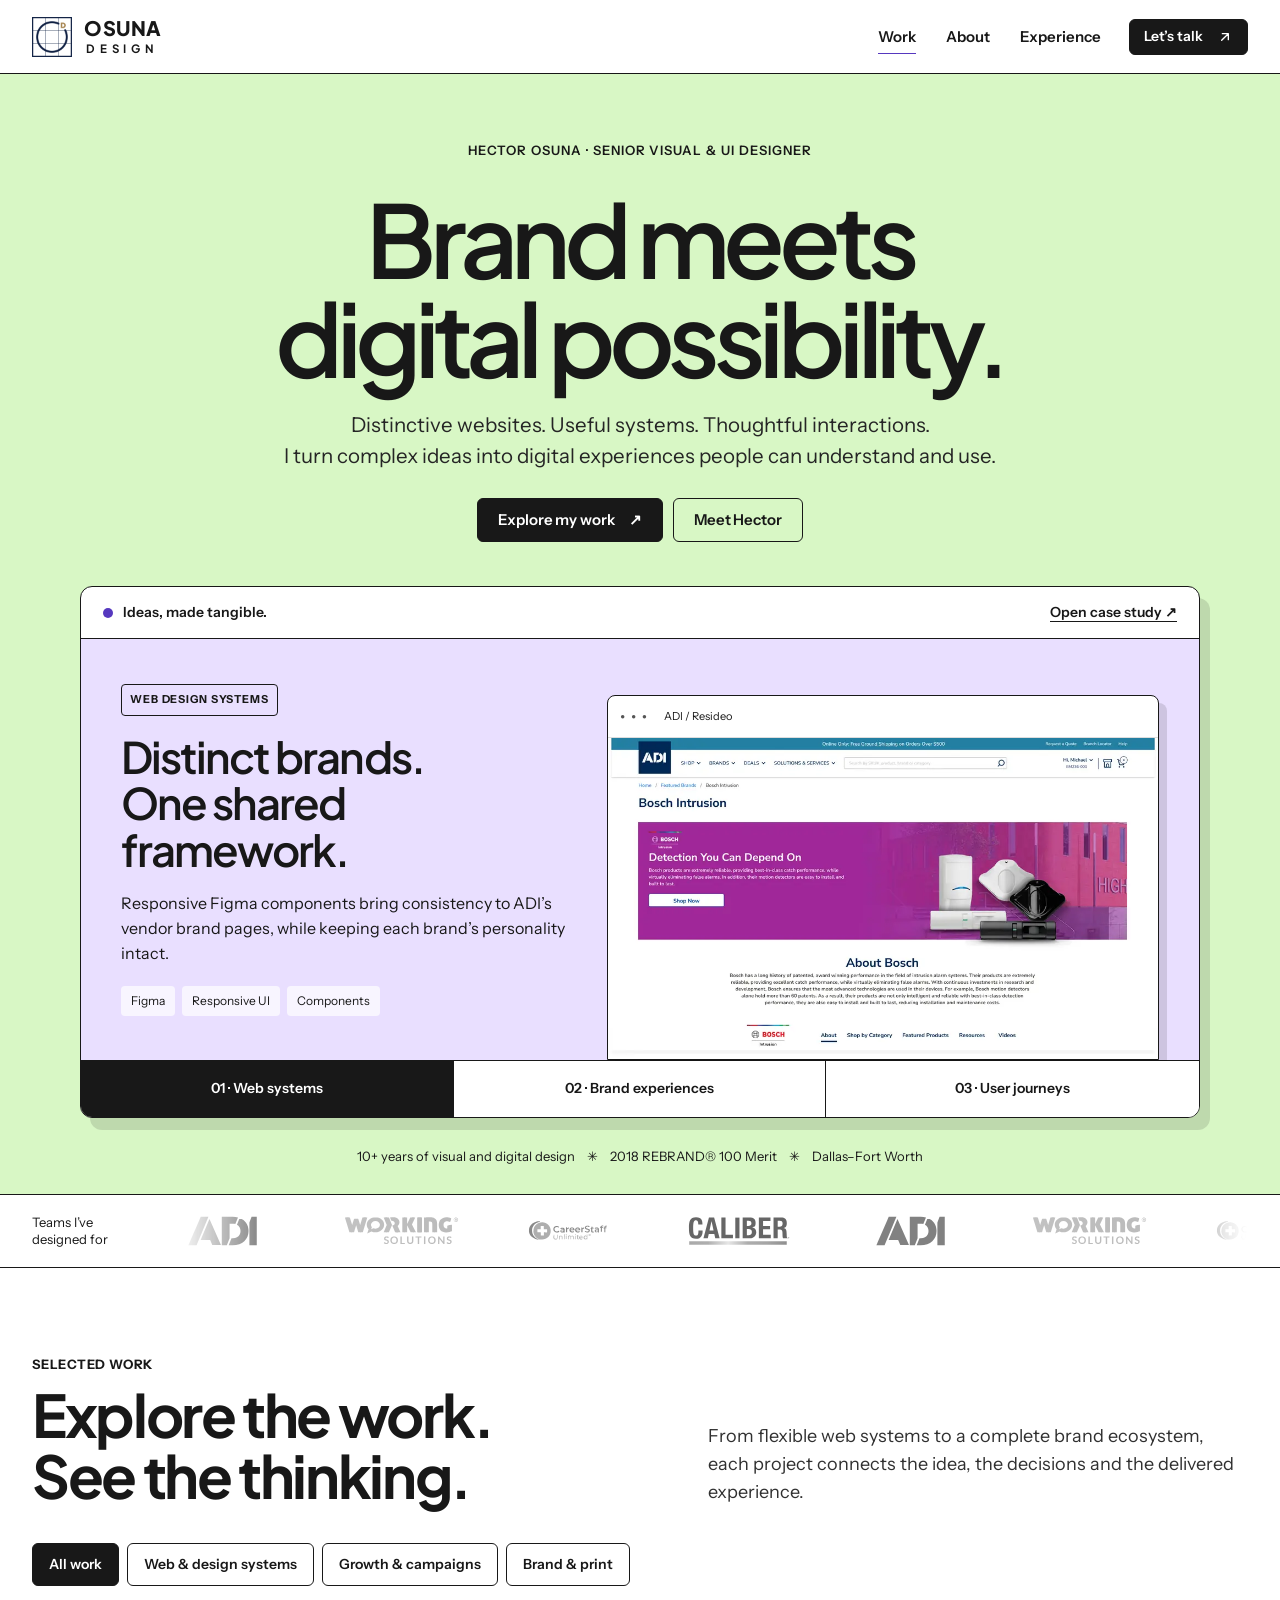
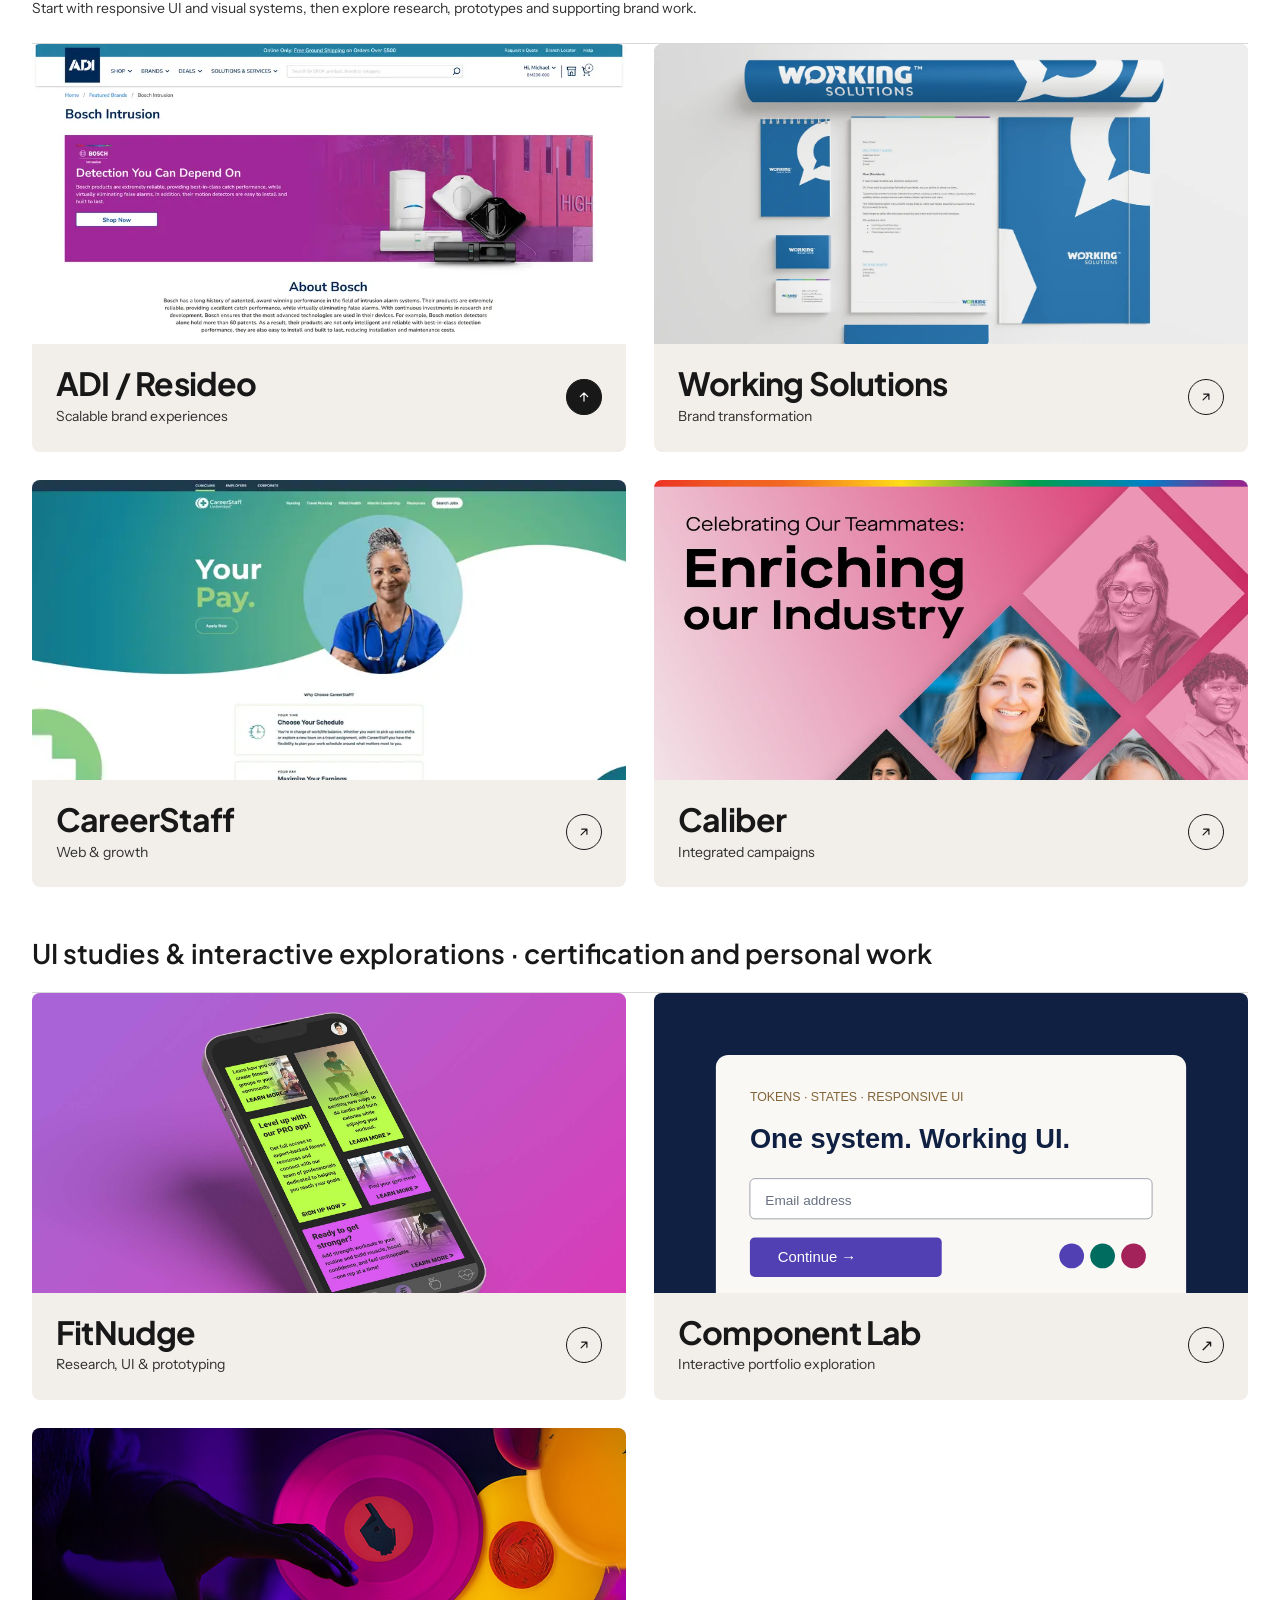
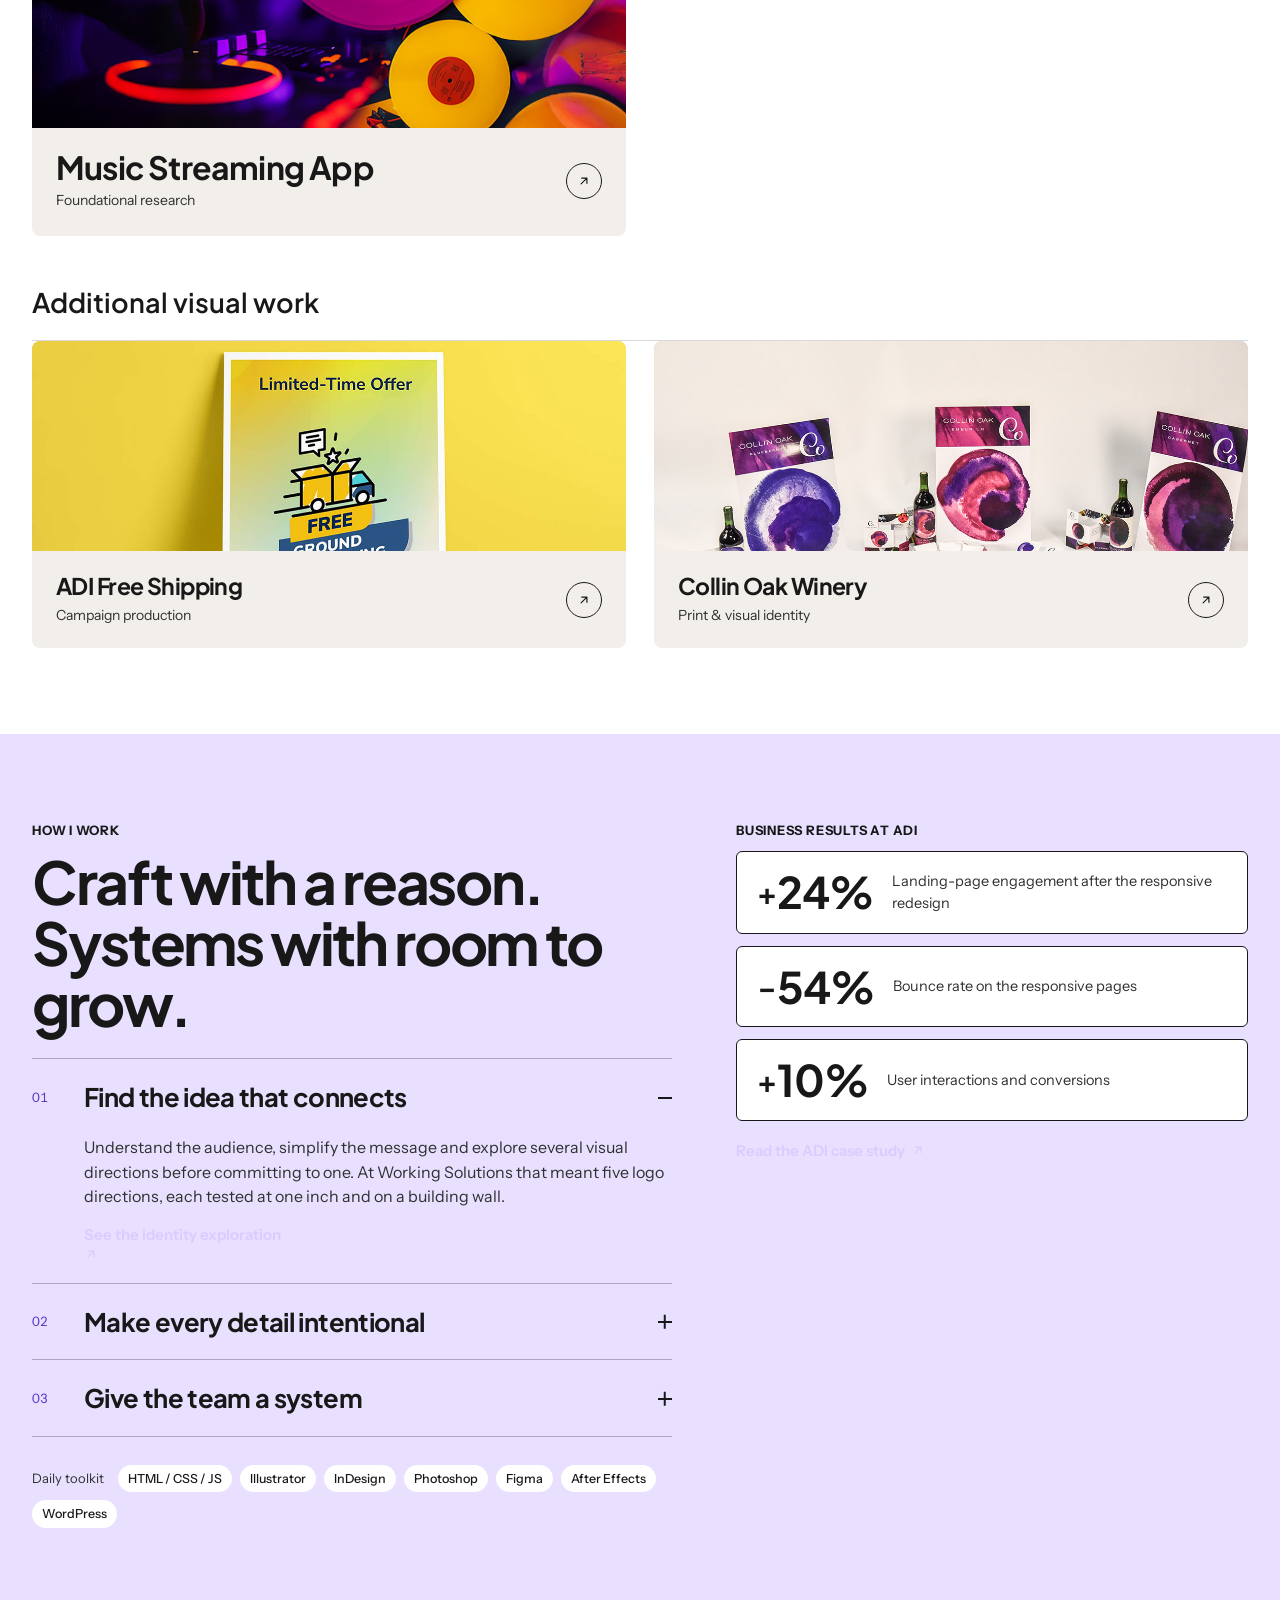
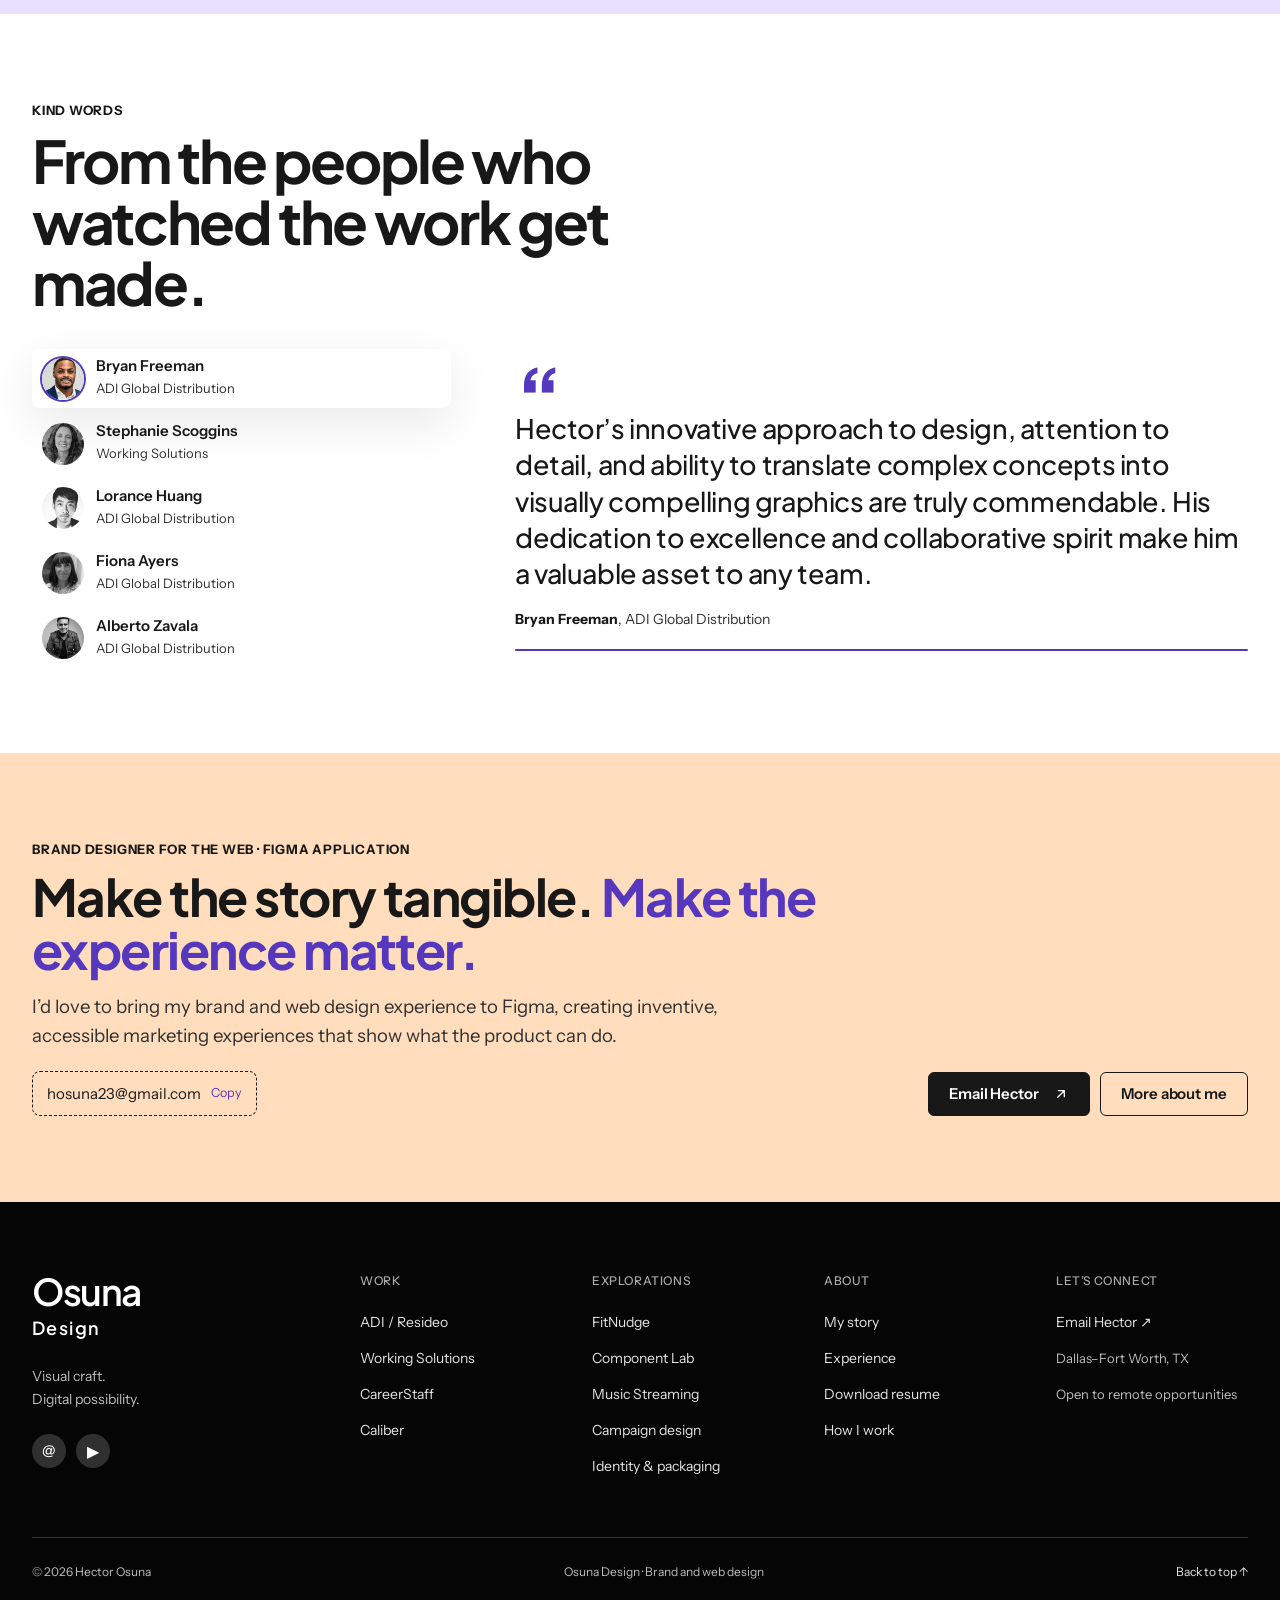
<file: index.html>
<!DOCTYPE html>
<html lang="en">
<head>
<meta charset="utf-8">
<meta name="viewport" content="width=device-width,initial-scale=1">
<title>Hector Osuna — Senior Visual & UI Designer</title>
<meta name="description" content="Responsive web, design systems, growth campaigns and brand design by Hector Osuna in Dallas–Fort Worth.">
<meta name="theme-color" content="#0F2043">
<link rel="icon" href="favicon.ico?v=4" sizes="any">
<link rel="icon" type="image/png" sizes="32x32" href="favicon-32-v4.png">
<link rel="icon" type="image/png" sizes="192x192" href="favicon-192-v4.png">
<link rel="icon" type="image/svg+xml" href="favicon-v4.svg">
<link rel="apple-touch-icon" sizes="180x180" href="apple-touch-icon.png?v=4">

<link rel="preload" href="fonts/plus-jakarta-sans-latin-wght-normal.woff2" as="font" type="font/woff2" crossorigin>
<link rel="preload" href="fonts/instrument-sans-latin-wght-normal.woff2" as="font" type="font/woff2" crossorigin>
<link rel="stylesheet" href="css/site-v3.css">
<link rel="stylesheet" href="css/make-portfolio.css">
<style>.stage::before{content:none!important;display:none!important;background:none!important;animation:none!important}</style>
</head>
<body class="home" id="top">
<a class="skip" href="#main">Skip to content</a>
<header class="nav">
  <div class="wrap nav__in">
    <a class="nav__brand" href="index.html" aria-label="Osuna Design, home"><img src="assets/osuna-mark.png" alt="" width="48" height="48"><span class="nav__word" aria-hidden="true"><b>OSUNA</b><small>DESIGN</small></span></a>
    <button class="nav__toggle" aria-label="Menu" aria-expanded="false"><span></span><span></span></button>
    <nav class="nav__links" aria-label="Main">
      <a href="index.html#work" aria-current="page">Work</a>
      <a href="about.html">About</a>
      <a href="resume.html">Experience</a>
      <a class="btn btn--solid btn--sm" href="mailto:hosuna23@gmail.com">Let&rsquo;s talk <svg viewBox="0 0 24 24" fill="none" stroke="currentColor" stroke-width="2" stroke-linecap="round" stroke-linejoin="round" aria-hidden="true"><path d="M7 17 17 7M8 7h9v9"/></svg></a>
    </nav>
  </div>
</header>
<main id="main">
<section class="make-hero">
  <div class="wrap">
    <p class="make-eyebrow">HECTOR OSUNA · SENIOR VISUAL &amp; UI DESIGNER</p>
    <h1>Brand meets<br><span>digital possibility.</span></h1>
    <p class="make-intro">Distinctive websites. Useful systems. Thoughtful interactions.<br>I turn complex ideas into digital experiences people can understand and use.</p>
    <div class="actions"><a class="btn btn--solid" href="#work">Explore my work <span aria-hidden="true">↗</span></a><a class="btn btn--ghost" href="about.html">Meet Hector</a></div>
    <div class="make-demo">
      <div class="make-demo__bar"><span><i aria-hidden="true"></i> Ideas, made tangible.</span><a id="make-open" href="adi-resideo.html">Open case study ↗</a></div>
      <div class="make-demo__canvas" id="make-canvas">
        <div class="make-demo__story"><span class="make-badge" id="make-category">WEB DESIGN SYSTEMS</span><h2 id="make-title">Distinct brands.<br>One shared framework.</h2><p id="make-description">Responsive Figma components bring consistency to ADI’s vendor brand pages, while keeping each brand’s personality intact.</p><div class="make-tags" id="make-tags"><span>Figma</span><span>Responsive UI</span><span>Components</span></div></div>
        <div class="make-demo__screen"><div class="make-window"><span aria-hidden="true">● ● ●</span><span id="make-window-name">ADI / Resideo</span></div><img id="make-project-image" src="assets/adi-bosch-desktop.webp" alt="ADI responsive vendor brand page" fetchpriority="high" width="1000" height="750"></div>
      </div>
      <div class="make-choices" role="group" aria-label="Choose a project preview"><button type="button" data-project="adi" aria-pressed="true">01 · Web systems</button><button type="button" data-project="ws" aria-pressed="false">02 · Brand experiences</button><button type="button" data-project="cs" aria-pressed="false">03 · User journeys</button></div>
    </div>
    <p class="make-proof">10+ years of visual and digital design <span aria-hidden="true">✳</span> 2018 REBRAND® 100 Merit <span aria-hidden="true">✳</span> Dallas–Fort Worth</p>
  </div>
</section>

<section class="clients" aria-label="Companies I have worked with">
  <div class="wrap clients__in">
    <span class="clients__label">Teams I&rsquo;ve designed for</span>
    <div class="marquee"><div class="marquee__track">
      <a href="adi-resideo.html"><img src="assets/logos/adi.svg" alt="ADI Global Distribution"></a>
      <a href="working-solutions.html"><img src="assets/logos/working-solutions.svg" alt="Working Solutions"></a>
      <a href="careerstaff.html"><img src="assets/logos/careerstaff.svg" alt="CareerStaff Unlimited"></a>
      <a href="caliber.html"><img src="assets/logos/caliber.svg" alt="Caliber"></a>
      <a href="adi-resideo.html" aria-hidden="true" tabindex="-1"><img src="assets/logos/adi.svg" alt=""></a>
      <a href="working-solutions.html" aria-hidden="true" tabindex="-1"><img src="assets/logos/working-solutions.svg" alt=""></a>
      <a href="careerstaff.html" aria-hidden="true" tabindex="-1"><img src="assets/logos/careerstaff.svg" alt=""></a>
      <a href="caliber.html" aria-hidden="true" tabindex="-1"><img src="assets/logos/caliber.svg" alt=""></a>
      <a href="adi-resideo.html" aria-hidden="true" tabindex="-1"><img src="assets/logos/adi.svg" alt=""></a>
      <a href="working-solutions.html" aria-hidden="true" tabindex="-1"><img src="assets/logos/working-solutions.svg" alt=""></a>
      <a href="careerstaff.html" aria-hidden="true" tabindex="-1"><img src="assets/logos/careerstaff.svg" alt=""></a>
      <a href="caliber.html" aria-hidden="true" tabindex="-1"><img src="assets/logos/caliber.svg" alt=""></a>
    </div></div>
  </div>
</section>

<section class="band" id="work">
  <div class="wrap">
    <div class="head">
      <div><span class="label">Selected work</span><h2 class="h2">Explore the work.<br>See the thinking.</h2></div>
      <p class="body">From flexible web systems to a complete brand ecosystem, each project connects the idea, the decisions and the delivered experience.</p>
    </div>
    <div class="work-focus" role="group" aria-label="Browse projects by focus">
      <button type="button" data-focus="all" aria-pressed="true">All work</button>
      <button type="button" data-focus="systems" aria-pressed="false">Web &amp; design systems</button>
      <button type="button" data-focus="growth" aria-pressed="false">Growth &amp; campaigns</button>
      <button type="button" data-focus="brand" aria-pressed="false">Brand &amp; print</button>
    </div>
    <p class="small focus-summary" id="focus-summary" role="status">Start with responsive UI and visual systems, then explore research, prototypes and supporting brand work.</p>
    <div class="index">
      <div>
        <ul class="index__list">
<li class="index__row" data-key="adi" data-short="case study" data-img="assets/adi-bosch-desktop.webp" data-tag="Responsive Figma component system" data-title="Distinct brands, one shared framework" data-text="A Figma component library that turns any vendor's brief and assets into desktop, tablet and phone brand pages, then analytics that showed where the template could work harder." data-role="Senior designer" data-when="2021–23" data-scope="6 components" data-tags="Figma|Web|Design systems|Analytics">
            <a class="index__link" href="adi-resideo.html"><span class="index__thumb"><img src="assets/adi-bosch-desktop.webp" alt="" loading="lazy" style="object-position:top"></span><span class="index__year">2023</span><span><span class="index__name">ADI / Resideo</span><span class="index__kind">Scalable brand experiences</span></span><span class="index__go"><svg viewBox="0 0 24 24" fill="none" stroke="currentColor" stroke-width="2" stroke-linecap="round" stroke-linejoin="round" aria-hidden="true"><path d="M7 17 17 7M8 7h9v9"/></svg></span></a>
          </li>
<li class="index__row" data-key="ws" data-short="case study" data-img="assets/ws-new-collateral.webp" data-tag="REBRAND® 100 Merit, 2018" data-title="One idea, an entire brand ecosystem" data-text="A 14-year-old identity rebuilt around a single idea, conversation, and carried through the logotype, stationery, recruiting, the B2B website, an internal Brand Center and a PowerPoint master." data-role="Graphic designer" data-when="2017–18" data-scope="7 touchpoints" data-tags="Identity|Print|Web|Environmental">
            <a class="index__link" href="working-solutions.html"><span class="index__thumb"><img src="assets/ws-new-collateral.webp" alt="" loading="lazy"></span><span class="index__year">2018</span><span><span class="index__name">Working Solutions</span><span class="index__kind">Brand transformation</span></span><span class="index__go"><svg viewBox="0 0 24 24" fill="none" stroke="currentColor" stroke-width="2" stroke-linecap="round" stroke-linejoin="round" aria-hidden="true"><path d="M7 17 17 7M8 7h9v9"/></svg></span></a>
          </li>
<li class="index__row" data-key="cs" data-short="case study" data-img="assets/cs-new-clinicians.webp" data-tag="80% faster page loads" data-title="A clearer path from message to action" data-text="Research and information architecture that turned a cluttered, slow website into one experience with three audience paths, plus an RFP landing page that helped win two client accounts." data-role="Senior designer" data-when="2021" data-scope="3 audiences" data-tags="Web|IA|Performance|Conversion">
            <a class="index__link" href="careerstaff.html"><span class="index__thumb"><img src="assets/cs-new-clinicians.webp" alt="" loading="lazy" style="object-position:top"></span><span class="index__year">2021</span><span><span class="index__name">CareerStaff</span><span class="index__kind">Web &amp; growth</span></span><span class="index__go"><svg viewBox="0 0 24 24" fill="none" stroke="currentColor" stroke-width="2" stroke-linecap="round" stroke-linejoin="round" aria-hidden="true"><path d="M7 17 17 7M8 7h9v9"/></svg></span></a>
          </li>
<li class="index__row" data-key="ca" data-short="case study" data-img="assets/caliber/campaign-social.jpg" data-tag="Brand systems + campaign execution" data-title="A connected story across every channel" data-text="Art direction for three lines of business, a color system that told them apart, a leadership campaign across social, landing page and email, and brand guidelines for two training programs." data-role="Sr. graphic &amp; UI designer" data-when="2024" data-scope="3 brands" data-tags="Art direction|Social|Email|Guidelines">
            <a class="index__link" href="caliber.html"><span class="index__thumb"><img src="assets/caliber/campaign-social.jpg" alt="" loading="lazy"></span><span class="index__year">2024</span><span><span class="index__name">Caliber</span><span class="index__kind">Integrated campaigns</span></span><span class="index__go"><svg viewBox="0 0 24 24" fill="none" stroke="currentColor" stroke-width="2" stroke-linecap="round" stroke-linejoin="round" aria-hidden="true"><path d="M7 17 17 7M8 7h9v9"/></svg></span></a>
          </li>
        </ul>
        <p class="index__sub">UI studies &amp; interactive explorations · certification and personal work</p>
        <ul class="index__list">
<li class="index__row" data-key="fn" data-short="study" data-img="assets/ux/FitNudge-thumbnail.jpg" data-tag="UI/UX certification" data-title="A fitness companion built from research" data-text="Survey research, personas, information architecture and high-fidelity Figma prototypes for an app that keeps people consistent through personal nudges." data-role="Product designer" data-when="2025" data-scope="3 prototypes" data-tags="Research|UI|Figma">
            <a class="index__link" href="ui-ux-fitnudge.html"><span class="index__thumb"><img src="assets/ux/FitNudge-thumbnail.jpg" alt="" loading="lazy"></span><span class="index__year">2025</span><span><span class="index__name">FitNudge</span><span class="index__kind">Research, UI &amp; prototyping</span></span><span class="index__go"><svg viewBox="0 0 24 24" fill="none" stroke="currentColor" stroke-width="2" stroke-linecap="round" stroke-linejoin="round" aria-hidden="true"><path d="M7 17 17 7M8 7h9v9"/></svg></span></a>
          </li>
<li class="index__row" data-key="lab" data-short="prototype" data-img="assets/component-lab.svg" data-tag="Interactive portfolio prototype" data-title="From shared tokens to working UI" data-text="A standalone HTML, CSS and JavaScript exploration: change tokens, inspect responsive behavior, test button states and copy the resulting values. Created for this portfolio." data-role="Design + front-end prototype" data-when="2026" data-scope="Tokens + states" data-tags="Tokens|HTML / CSS / JS|Interaction">
<a class="index__link" href="component-lab.html"><span class="index__thumb"><img src="assets/component-lab.svg" alt="" loading="lazy"></span><span class="index__year">2026</span><span><span class="index__name">Component Lab</span><span class="index__kind">Interactive portfolio exploration</span></span><span class="index__go">↗</span></a></li>
<li class="index__row" data-key="ms" data-short="study" data-img="assets/ux/Music-Streaming-App-thumbnail.jpg" data-tag="UI/UX certification" data-title="What makes listeners switch" data-text="A 17-person survey, competitive scan and personas that pointed a music streaming MVP toward offline reliability, better discovery and simple pricing." data-role="UX researcher" data-when="2025" data-scope="n = 17" data-tags="Survey|Competitive scan|Personas">
            <a class="index__link" href="music-streaming-app.html"><span class="index__thumb"><img src="assets/ux/Music-Streaming-App-thumbnail.jpg" alt="" loading="lazy"></span><span class="index__year">2025</span><span><span class="index__name">Music Streaming App</span><span class="index__kind">Foundational research</span></span><span class="index__go"><svg viewBox="0 0 24 24" fill="none" stroke="currentColor" stroke-width="2" stroke-linecap="round" stroke-linejoin="round" aria-hidden="true"><path d="M7 17 17 7M8 7h9v9"/></svg></span></a>
          </li>
        </ul>
        <p class="index__sub">Additional visual work</p>
        <ul class="index__list index__list--supporting">
<li class="index__row" data-key="fs" data-short="case study" data-img="assets/dso-selected/marketing-blog_img_03.jpg" data-tag="Campaign production" data-title="One message, adapted to every placement" data-text="A free-shipping promotion for the ADI digital store. A truck-and-box mark and a high-contrast yellow palette made the offer recognizable at a glance, from email to digital signage." data-role="Senior designer" data-when="2022" data-scope="6 formats" data-tags="Campaign|Print|Signage|Digital">
            <a class="index__link" href="integrated-campaign.html"><span class="index__thumb"><img src="assets/dso-selected/marketing-blog_img_03.jpg" alt="" loading="lazy"></span><span class="index__year">2022</span><span><span class="index__name">ADI Free Shipping</span><span class="index__kind">Campaign production</span></span><span class="index__go"><svg viewBox="0 0 24 24" fill="none" stroke="currentColor" stroke-width="2" stroke-linecap="round" stroke-linejoin="round" aria-hidden="true"><path d="M7 17 17 7M8 7h9v9"/></svg></span></a>
          </li>
<li class="index__row" data-key="co" data-short="case study" data-img="assets/dso-selected/packaging-design-img-01.jpg" data-tag="Print &amp; packaging" data-title="An expressive identity with a clear hierarchy" data-text="Hand lettering and watercolor marks give each wine its own color story, while a shared logo and type system tie labels, banners, event print and the website together." data-role="Identity designer" data-when="2016" data-scope="4 varietals" data-tags="Identity|Packaging|Lettering|Print">
            <a class="index__link" href="print-and-packaging.html"><span class="index__thumb"><img src="assets/dso-selected/packaging-design-img-01.jpg" alt="" loading="lazy"></span><span class="index__year">2016</span><span><span class="index__name">Collin Oak Winery</span><span class="index__kind">Print &amp; visual identity</span></span><span class="index__go"><svg viewBox="0 0 24 24" fill="none" stroke="currentColor" stroke-width="2" stroke-linecap="round" stroke-linejoin="round" aria-hidden="true"><path d="M7 17 17 7M8 7h9v9"/></svg></span></a>
          </li>
        </ul>
      </div>
      <aside class="preview" aria-live="polite">
        <div class="preview__media"><span class="preview__tag"></span></div>
        <div class="preview__body">
          <h3 class="preview__title"></h3>
          <p class="preview__text"></p>
          <dl class="preview__facts"><div><dt>Role</dt><dd></dd></div><div><dt>Year</dt><dd></dd></div><div><dt>Scope</dt><dd></dd></div></dl>
          <div class="preview__foot"><div class="chips"></div><a class="btn btn--solid btn--sm" href="#"><span>Open case study</span> <svg viewBox="0 0 24 24" fill="none" stroke="currentColor" stroke-width="2" stroke-linecap="round" stroke-linejoin="round" aria-hidden="true"><path d="M7 17 17 7M8 7h9v9"/></svg></a></div>
        </div>
      </aside>
    </div>
  </div>
</section>

<section class="band on-dark" id="approach">
  <div class="wrap approach">
    <div>
      <span class="label">How I work</span>
      <h2 class="h2" style="margin-bottom:24px">Craft with a reason. Systems with room to grow.</h2>
      <div class="principles">
        <div class="principle is-open"><button aria-expanded="true"><span class="n">01</span><span class="t">Find the idea that connects</span><span class="pm" aria-hidden="true"></span></button>
          <div class="principle__body"><div><p>Understand the audience, simplify the message and explore several visual directions before committing to one. At Working Solutions that meant five logo directions, each tested at one inch and on a building wall.</p><a class="tlink" href="working-solutions.html#ch-3">See the identity exploration <svg viewBox="0 0 24 24" fill="none" stroke="currentColor" stroke-width="2" stroke-linecap="round" stroke-linejoin="round" aria-hidden="true"><path d="M7 17 17 7M8 7h9v9"/></svg></a></div></div></div>
        <div class="principle"><button aria-expanded="false"><span class="n">02</span><span class="t">Make every detail intentional</span><span class="pm" aria-hidden="true"></span></button>
          <div class="principle__body"><div><p>Typography, composition, imagery and hierarchy have to survive the trip from a printed poster to a 320-pixel email banner. I build each campaign around one mark and a few rules so it does.</p><a class="tlink" href="integrated-campaign.html#ch-3">See one message in six formats <svg viewBox="0 0 24 24" fill="none" stroke="currentColor" stroke-width="2" stroke-linecap="round" stroke-linejoin="round" aria-hidden="true"><path d="M7 17 17 7M8 7h9v9"/></svg></a></div></div></div>
        <div class="principle"><button aria-expanded="false"><span class="n">03</span><span class="t">Give the team a system</span><span class="pm" aria-hidden="true"></span></button>
          <div class="principle__body"><div><p>Reusable components, templates and clear standards keep the visual language intact as the work grows and as more people make it. At ADI, a shared Figma library made responsive page modules reusable across vendor brands.</p><a class="tlink" href="adi-resideo.html#ch-3">See the component system <svg viewBox="0 0 24 24" fill="none" stroke="currentColor" stroke-width="2" stroke-linecap="round" stroke-linejoin="round" aria-hidden="true"><path d="M7 17 17 7M8 7h9v9"/></svg></a></div></div></div>
      </div>
      <div class="toolkit"><span>Daily toolkit</span><span class="chip">HTML / CSS / JS</span><span class="chip">Illustrator</span><span class="chip">InDesign</span><span class="chip">Photoshop</span><span class="chip">Figma</span><span class="chip">After Effects</span><span class="chip">WordPress</span></div>
    </div>
    <div>
      <span class="label">Business results at ADI</span>
      <div class="results">
        <div class="result"><strong data-count="25" data-prefix="+" data-suffix="%">+25%</strong><p>Landing-page engagement after the responsive redesign</p></div>
        <div class="result"><strong data-count="55" data-prefix="−" data-suffix="%">−55%</strong><p>Bounce rate on the responsive pages</p></div>
        <div class="result"><strong data-count="10" data-prefix="+" data-suffix="%">+10%</strong><p>User interactions and conversions</p></div>
      </div>
      <a class="tlink" href="adi-resideo.html" style="margin-top:18px;color:var(--brass-lt)">Read the ADI case study <svg viewBox="0 0 24 24" fill="none" stroke="currentColor" stroke-width="2" stroke-linecap="round" stroke-linejoin="round" aria-hidden="true"><path d="M7 17 17 7M8 7h9v9"/></svg></a>
    </div>
  </div>
</section>

<section class="band">
  <div class="wrap">
    <div class="head"><div><span class="label">Kind words</span><h2 class="h2">From the people who watched the work get made.</h2></div></div>
    <div class="voices">
      <div class="voices__people" role="tablist" aria-label="Choose a testimonial">
        <button class="person" role="tab" data-name="Bryan Freeman" data-role="ADI Global Distribution" data-quote="Hector’s innovative approach to design, attention to detail, and ability to translate complex concepts into visually compelling graphics are truly commendable. His dedication to excellence and collaborative spirit make him a valuable asset to any team."><img src="assets/testimonials/bryan-freeman.jpg" alt=""><span><b>Bryan Freeman</b><small>ADI Global Distribution</small></span></button>
        <button class="person" role="tab" data-name="Stephanie Scoggins" data-role="Working Solutions" data-quote="He’s been the absolute best co-worker and mentor. He’s an extremely dedicated, hard-working employee who will go the extra mile even on the smallest of tasks. I would work with Hector again in a heartbeat."><img src="assets/testimonials/stephanie-scoggins.jpg" alt=""><span><b>Stephanie Scoggins</b><small>Working Solutions</small></span></button>
        <button class="person" role="tab" data-name="Lorance Huang" data-role="ADI Global Distribution" data-quote="Hector is a brilliant designer, not just a visual designer but also aware of user experience and marketing. His strategic thinking really makes him stand out, and the campaigns he delivers perform."><img src="assets/testimonials/lorance-huang.jpg" alt=""><span><b>Lorance Huang</b><small>ADI Global Distribution</small></span></button>
        <button class="person" role="tab" data-name="Fiona Ayers" data-role="ADI Global Distribution" data-quote="Hector is quite simply a pleasure to work with and a top-notch graphic design talent. With an eye for detail, an artistic flair, and above all a commitment to excellence, he would be an asset to any organization."><img src="assets/testimonials/fiona-ayers.jpg" alt=""><span><b>Fiona Ayers</b><small>ADI Global Distribution</small></span></button>
        <button class="person" role="tab" data-name="Alberto Zavala" data-role="ADI Global Distribution" data-quote="A high-level designer who stands out for his responsibility, work efficiency and teamwork. He not only gets his work right, but also keeps the end user and their needs in mind."><img src="assets/testimonials/alberto-zavala.jpg" alt=""><span><b>Alberto Zavala</b><small>ADI Global Distribution</small></span></button>
      </div>
      <figure class="quote"><span class="quote__mark" aria-hidden="true">&ldquo;</span><blockquote></blockquote><figcaption></figcaption><div class="quote__bar"><i></i></div></figure>
    </div>
  </div>
</section>

<section class="band contact-band">
  <div class="wrap contact">
    <div>
      <span class="label">Brand Designer for the Web · Figma Application</span>
      <h2>Make the story tangible. <i>Make the experience matter.</i></h2>
      <p class="lead">I&rsquo;d love to bring my brand and web design experience to Figma, creating inventive, accessible marketing experiences that show what the product can do.</p>
      <button class="copy-email" type="button" data-copy="hosuna23@gmail.com" data-copy-msg="Email address copied">hosuna23@gmail.com <small>Copy</small></button>
    </div>
    <div class="actions"><a class="btn btn--solid" href="mailto:hosuna23@gmail.com">Email Hector <svg viewBox="0 0 24 24" fill="none" stroke="currentColor" stroke-width="2" stroke-linecap="round" stroke-linejoin="round" aria-hidden="true"><path d="M7 17 17 7M8 7h9v9"/></svg></a><a class="btn btn--ghost" href="about.html">More about me</a></div>
  </div>
</section>
</main>
<footer class="footer portfolio-footer">
  <div class="wrap portfolio-footer__grid">
    <div class="portfolio-footer__brand"><a class="portfolio-footer__word" href="index.html" aria-label="Osuna Design home">Osuna<span>Design</span></a><p>Visual craft.<br>Digital possibility.</p><div class="portfolio-footer__social"><a href="mailto:hosuna23@gmail.com" aria-label="Email Hector">@</a><a href="https://www.youtube.com/channel/UCTY4CvN-ywnszfTrNIxoCaA" target="_blank" rel="noopener" aria-label="Hector’s YouTube channel">▶</a></div></div>
    <nav aria-label="Featured work"><h2>WORK</h2><a href="adi-resideo.html">ADI / Resideo</a><a href="working-solutions.html">Working Solutions</a><a href="careerstaff.html">CareerStaff</a><a href="caliber.html">Caliber</a></nav>
    <nav aria-label="UI explorations"><h2>EXPLORATIONS</h2><a href="ui-ux-fitnudge.html">FitNudge</a><a href="component-lab.html">Component Lab</a><a href="music-streaming-app.html">Music Streaming</a><a href="integrated-campaign.html">Campaign design</a><a href="print-and-packaging.html">Identity &amp; packaging</a></nav>
    <nav aria-label="About Hector"><h2>ABOUT</h2><a href="about.html">My story</a><a href="resume.html">Experience</a><a href="assets/Hector-Osuna-Figma-Resume.docx" download>Download resume</a><a href="index.html#approach">How I work</a></nav>
    <nav aria-label="Contact"><h2>LET’S CONNECT</h2><a href="mailto:hosuna23@gmail.com">Email Hector ↗</a><span>Dallas–Fort Worth, TX</span><span>Open to remote opportunities</span></nav>
  </div>
  <div class="wrap portfolio-footer__bottom"><span>&copy; <span data-year></span> Hector Osuna</span><span>Osuna Design · Brand and web design</span><a href="#top">Back to top ↑</a></div>
</footer>
<script src="js/site.js"></script>
<script src="js/work-focus.js"></script>
<script src="js/make-portfolio.js"></script>

</body>
</html>
</file>
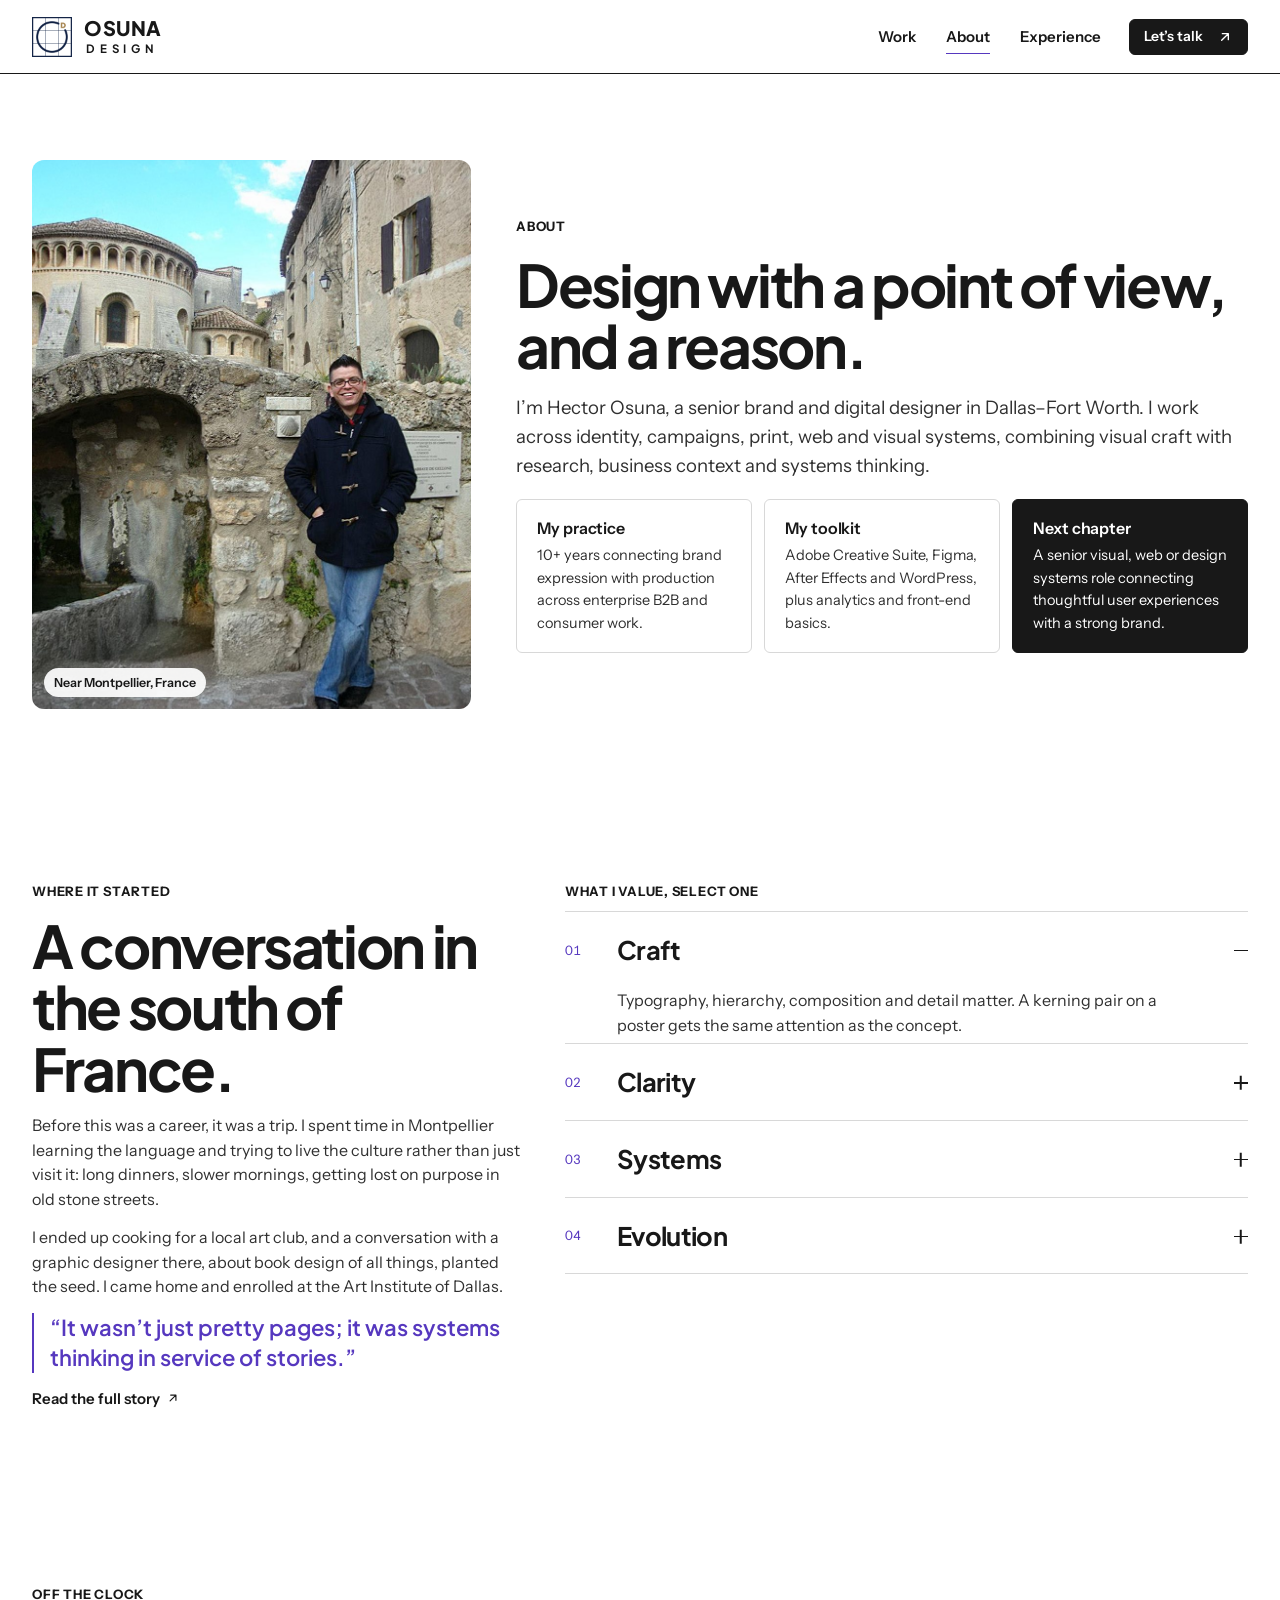
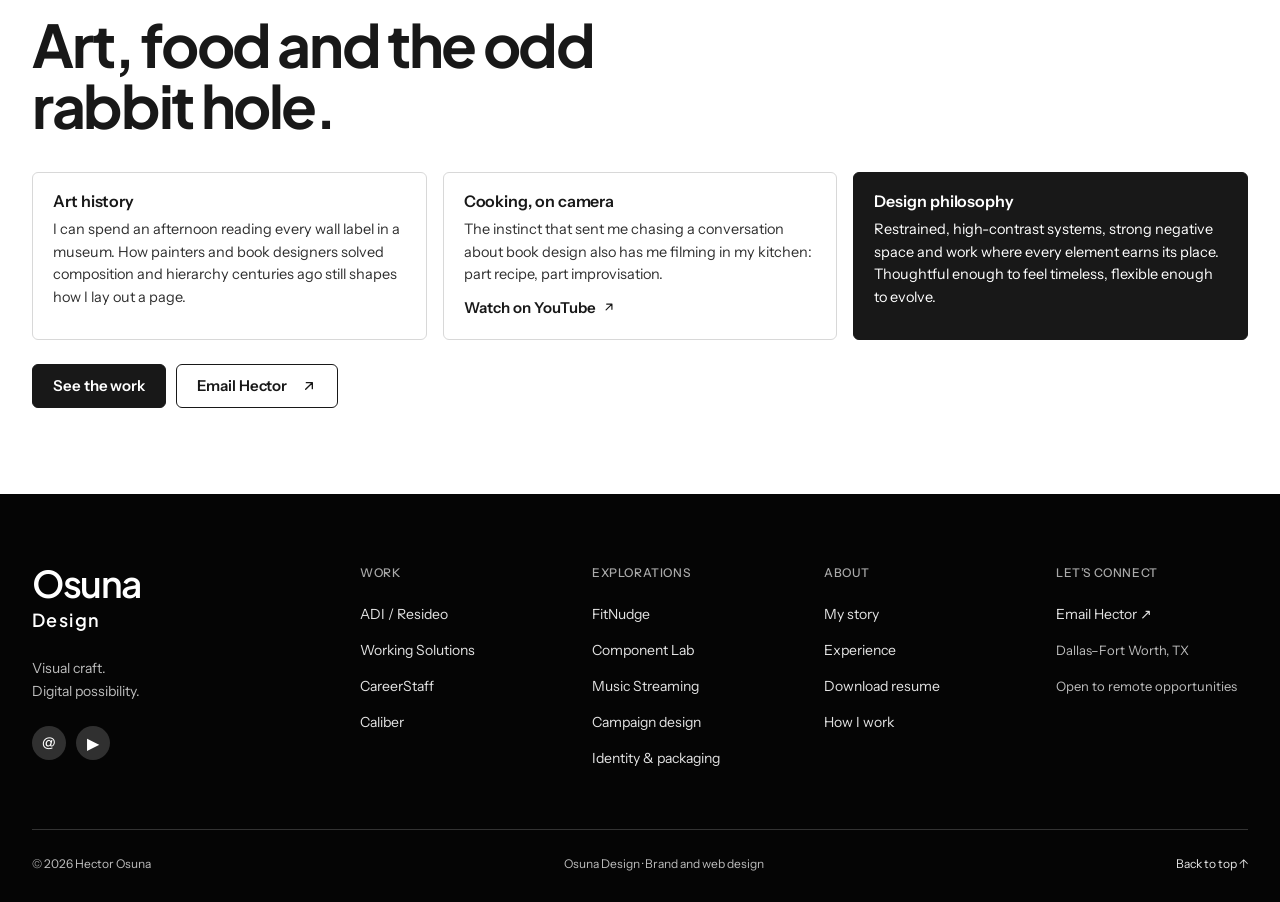
<file: about.html>
<!DOCTYPE html>
<html lang="en">
<head>
<meta charset="utf-8">
<meta name="viewport" content="width=device-width,initial-scale=1">
<title>About Hector Osuna — Senior Visual & Digital Designer</title>
<meta name="description" content="Hector Osuna is a senior brand and digital designer in Dallas–Fort Worth working across identity, campaigns, print and visual systems.">
<meta name="theme-color" content="#0F2043">
<link rel="icon" href="favicon.ico?v=4" sizes="any">
<link rel="icon" type="image/png" sizes="32x32" href="favicon-32-v4.png">
<link rel="icon" type="image/png" sizes="192x192" href="favicon-192-v4.png">
<link rel="icon" type="image/svg+xml" href="favicon-v4.svg">
<link rel="apple-touch-icon" sizes="180x180" href="apple-touch-icon.png?v=4">

<link rel="preload" href="fonts/plus-jakarta-sans-latin-wght-normal.woff2" as="font" type="font/woff2" crossorigin>
<link rel="preload" href="fonts/instrument-sans-latin-wght-normal.woff2" as="font" type="font/woff2" crossorigin>
<link rel="stylesheet" href="css/site-v3.css">
<link rel="stylesheet" href="css/make-portfolio.css">
</head>
<body class="about" id="top">
<a class="skip" href="#main">Skip to content</a>
<header class="nav">
  <div class="wrap nav__in">
    <a class="nav__brand" href="index.html" aria-label="Osuna Design, home"><img src="assets/osuna-mark.png" alt="" width="48" height="48"><span class="nav__word" aria-hidden="true"><b>OSUNA</b><small>DESIGN</small></span></a>
    <button class="nav__toggle" aria-label="Menu" aria-expanded="false"><span></span><span></span></button>
    <nav class="nav__links" aria-label="Main">
      <a href="index.html#work">Work</a>
      <a href="about.html" aria-current="page">About</a>
      <a href="resume.html">Experience</a>
      <a class="btn btn--solid btn--sm" href="mailto:hosuna23@gmail.com">Let&rsquo;s talk <svg viewBox="0 0 24 24" fill="none" stroke="currentColor" stroke-width="2" stroke-linecap="round" stroke-linejoin="round" aria-hidden="true"><path d="M7 17 17 7M8 7h9v9"/></svg></a>
    </nav>
  </div>
</header>
<main id="main">
<section class="band band--tight">
  <div class="wrap split split--center" style="grid-template-columns:minmax(0,.75fr) minmax(0,1.25fr)">
    <figure class="portrait" data-zoom data-title="Saint-Guilhem-le-Désert, near Montpellier, France"><img src="assets/about/hector-montpellier.jpg" alt="Hector Osuna beside a medieval stone bridge and abbey near Montpellier, France"><figcaption>Near Montpellier, France</figcaption></figure>
    <div class="stack" style="--s:18px">
      <span class="label" style="margin:0">About</span>
      <h1 class="h1">Design with a point of view, and a reason.</h1>
      <p class="lead">I&rsquo;m Hector Osuna, a senior brand and digital designer in Dallas–Fort Worth. I work across identity, campaigns, print, web and visual systems, combining visual craft with research, business context and systems thinking.</p>
      <div class="cols" style="--c:3;--g:12px">
        <div class="card"><h2 class="h4">My practice</h2><p>10+ years connecting brand expression with production across enterprise B2B and consumer work.</p></div>
        <div class="card"><h2 class="h4">My toolkit</h2><p>Adobe Creative Suite, Figma, After Effects and WordPress, plus analytics and front-end basics.</p></div>
        <div class="card card--dark"><h2 class="h4">Next chapter</h2><p>A senior visual, web or design systems role connecting thoughtful user experiences with a strong brand.</p></div>
      </div>
    </div>
  </div>
</section>

<section class="band band--tight band--white">
  <div class="wrap split">
    <div class="stack" style="--s:14px">
      <span class="label" style="margin:0">Where it started</span>
      <h2 class="h2">A conversation in the south of France.</h2>
      <p class="body">Before this was a career, it was a trip. I spent time in Montpellier learning the language and trying to live the culture rather than just visit it: long dinners, slower mornings, getting lost on purpose in old stone streets.</p>
      <p class="body">I ended up cooking for a local art club, and a conversation with a graphic designer there, about book design of all things, planted the seed. I came home and enrolled at the Art Institute of Dallas.</p>
      <p style="font-family:var(--f-display);font-weight:600;font-size:22px;line-height:1.35;color:var(--brass);border-left:2px solid var(--brass);padding-left:16px;max-width:36ch">&ldquo;It wasn&rsquo;t just pretty pages; it was systems thinking in service of stories.&rdquo;</p>
      <a class="tlink" href="https://hosuna23.github.io/ui-ux-design/journey-ui-design.html" target="_blank" rel="noopener">Read the full story <svg viewBox="0 0 24 24" fill="none" stroke="currentColor" stroke-width="2" stroke-linecap="round" stroke-linejoin="round" aria-hidden="true"><path d="M7 17 17 7M8 7h9v9"/></svg></a>
    </div>
    <div>
      <span class="label">What I value, select one</span>
      <div class="principles" style="border-color:var(--rule)">
        <div class="principle is-open" style="border-color:var(--rule)"><button aria-expanded="true" style="color:var(--navy)"><span class="n" style="color:var(--brass)">01</span><span class="t">Craft</span><span class="pm" aria-hidden="true"></span></button><div class="principle__body"><div><p style="color:var(--slate)">Typography, hierarchy, composition and detail matter. A kerning pair on a poster gets the same attention as the concept.</p></div></div></div>
        <div class="principle" style="border-color:var(--rule)"><button aria-expanded="false" style="color:var(--navy)"><span class="n" style="color:var(--brass)">02</span><span class="t">Clarity</span><span class="pm" aria-hidden="true"></span></button><div class="principle__body"><div><p style="color:var(--slate)">Complex information should get easier to understand. If a piece needs explaining, it isn&rsquo;t finished.</p></div></div></div>
        <div class="principle" style="border-color:var(--rule)"><button aria-expanded="false" style="color:var(--navy)"><span class="n" style="color:var(--brass)">03</span><span class="t">Systems</span><span class="pm" aria-hidden="true"></span></button><div class="principle__body"><div><p style="color:var(--slate)">Good decisions should become reusable, not rediscovered: templates, components, guidelines that people actually use.</p></div></div></div>
        <div class="principle" style="border-color:var(--rule)"><button aria-expanded="false" style="color:var(--navy)"><span class="n" style="color:var(--brass)">04</span><span class="t">Evolution</span><span class="pm" aria-hidden="true"></span></button><div class="principle__body"><div><p style="color:var(--slate)">Design should adapt to new formats and audiences without losing its core identity.</p></div></div></div>
      </div>
    </div>
  </div>
</section>

<section class="band band--tight">
  <div class="wrap">
    <div class="head"><div><span class="label">Off the clock</span><h2 class="h2">Art, food and the odd rabbit hole.</h2></div></div>
    <div class="cols" style="--c:3">
      <div class="card"><h3 class="h4">Art history</h3><p>I can spend an afternoon reading every wall label in a museum. How painters and book designers solved composition and hierarchy centuries ago still shapes how I lay out a page.</p></div>
      <div class="card"><h3 class="h4">Cooking, on camera</h3><p>The instinct that sent me chasing a conversation about book design also has me filming in my kitchen: part recipe, part improvisation.</p><a class="tlink" style="margin-top:10px" href="https://www.youtube.com/channel/UCTY4CvN-ywnszfTrNIxoCaA" target="_blank" rel="noopener">Watch on YouTube <svg viewBox="0 0 24 24" fill="none" stroke="currentColor" stroke-width="2" stroke-linecap="round" stroke-linejoin="round" aria-hidden="true"><path d="M7 17 17 7M8 7h9v9"/></svg></a></div>
      <div class="card card--dark"><h3 class="h4">Design philosophy</h3><p>Restrained, high-contrast systems, strong negative space and work where every element earns its place. Thoughtful enough to feel timeless, flexible enough to evolve.</p></div>
    </div>
    <div class="actions" style="margin-top:24px"><a class="btn btn--solid" href="index.html#work">See the work</a><a class="btn btn--ghost" href="mailto:hosuna23@gmail.com">Email Hector <svg viewBox="0 0 24 24" fill="none" stroke="currentColor" stroke-width="2" stroke-linecap="round" stroke-linejoin="round" aria-hidden="true"><path d="M7 17 17 7M8 7h9v9"/></svg></a></div>
  </div>
</section>
</main>
<footer class="footer portfolio-footer">
  <div class="wrap portfolio-footer__grid">
    <div class="portfolio-footer__brand"><a class="portfolio-footer__word" href="index.html" aria-label="Osuna Design home">Osuna<span>Design</span></a><p>Visual craft.<br>Digital possibility.</p><div class="portfolio-footer__social"><a href="mailto:hosuna23@gmail.com" aria-label="Email Hector">@</a><a href="https://www.youtube.com/channel/UCTY4CvN-ywnszfTrNIxoCaA" target="_blank" rel="noopener" aria-label="Hector’s YouTube channel">▶</a></div></div>
    <nav aria-label="Featured work"><h2>WORK</h2><a href="adi-resideo.html">ADI / Resideo</a><a href="working-solutions.html">Working Solutions</a><a href="careerstaff.html">CareerStaff</a><a href="caliber.html">Caliber</a></nav>
    <nav aria-label="UI explorations"><h2>EXPLORATIONS</h2><a href="ui-ux-fitnudge.html">FitNudge</a><a href="component-lab.html">Component Lab</a><a href="music-streaming-app.html">Music Streaming</a><a href="integrated-campaign.html">Campaign design</a><a href="print-and-packaging.html">Identity &amp; packaging</a></nav>
    <nav aria-label="About Hector"><h2>ABOUT</h2><a href="about.html">My story</a><a href="resume.html">Experience</a><a href="assets/Hector-Osuna-Figma-Resume.docx" download>Download resume</a><a href="index.html#approach">How I work</a></nav>
    <nav aria-label="Contact"><h2>LET’S CONNECT</h2><a href="mailto:hosuna23@gmail.com">Email Hector ↗</a><span>Dallas–Fort Worth, TX</span><span>Open to remote opportunities</span></nav>
  </div>
  <div class="wrap portfolio-footer__bottom"><span>&copy; <span data-year></span> Hector Osuna</span><span>Osuna Design · Brand and web design</span><a href="#top">Back to top ↑</a></div>
</footer>
<script src="js/site.js"></script>

</body>
</html>
</file>
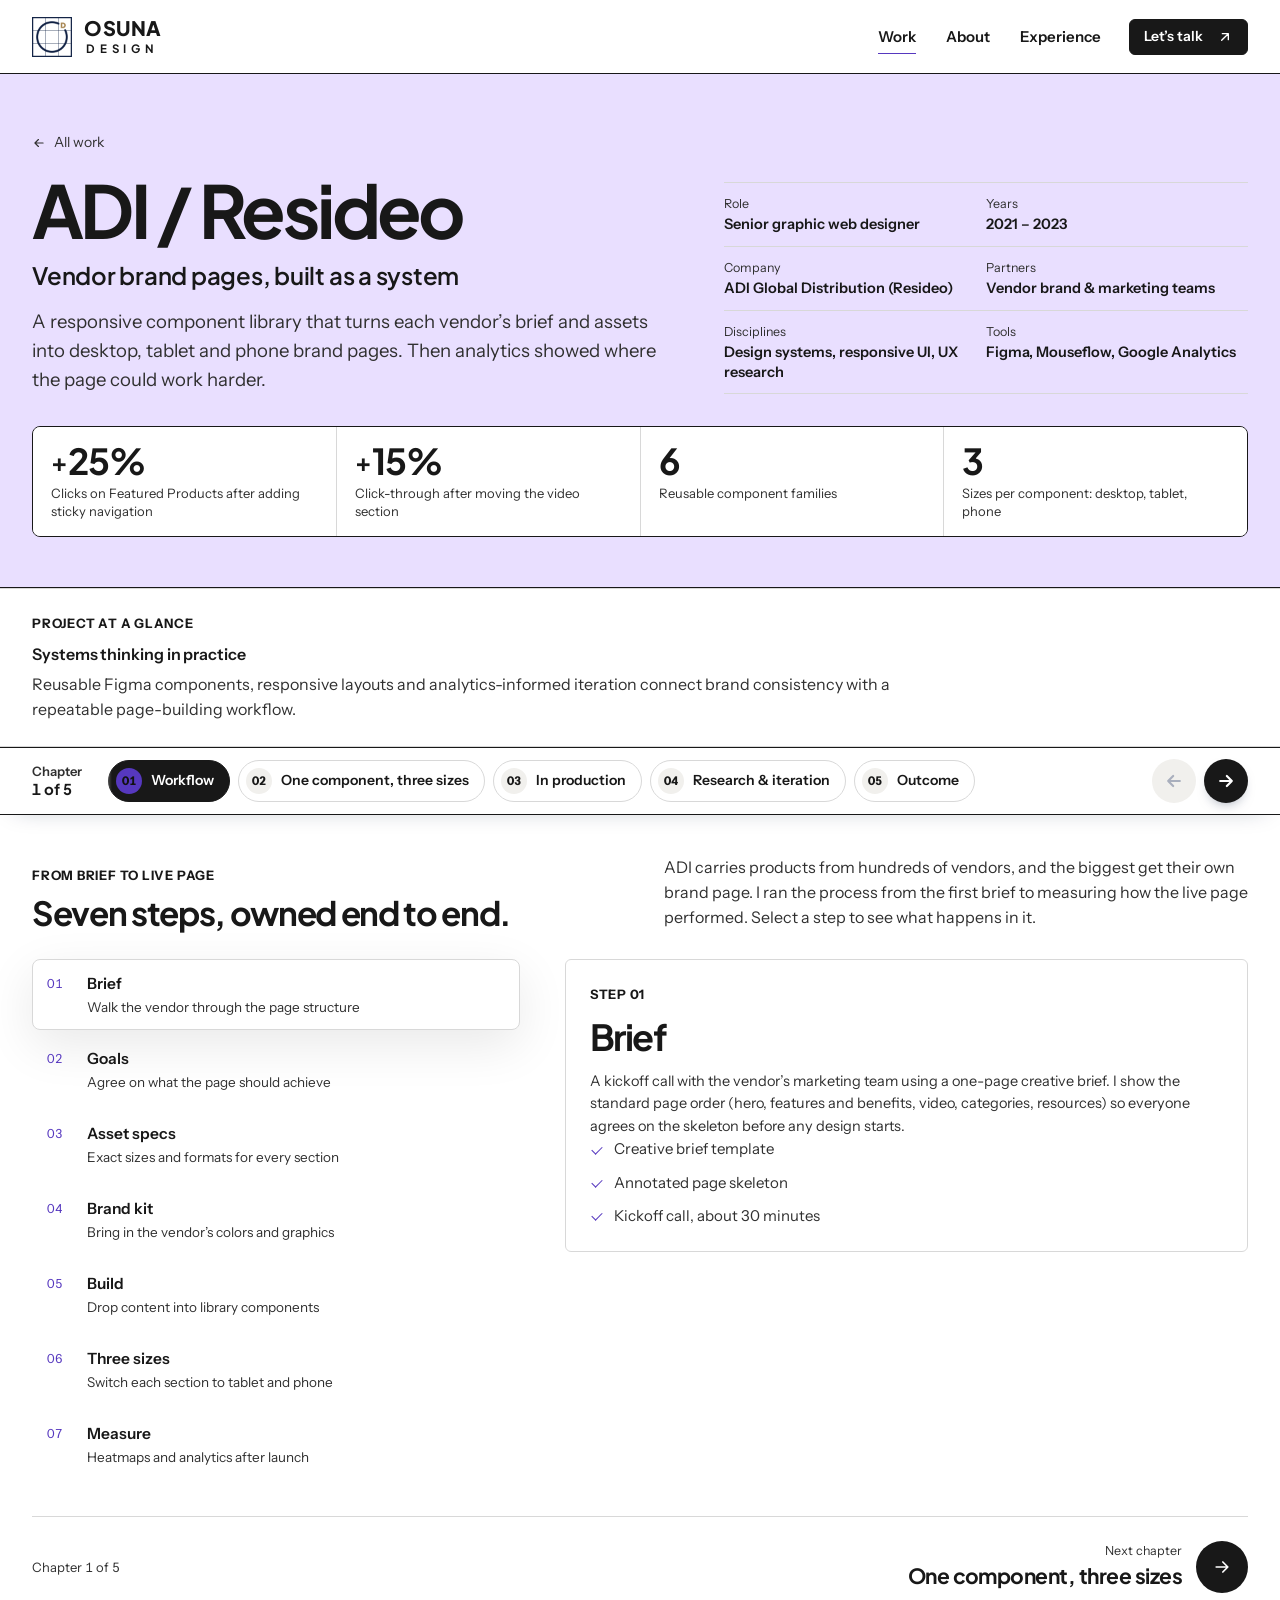
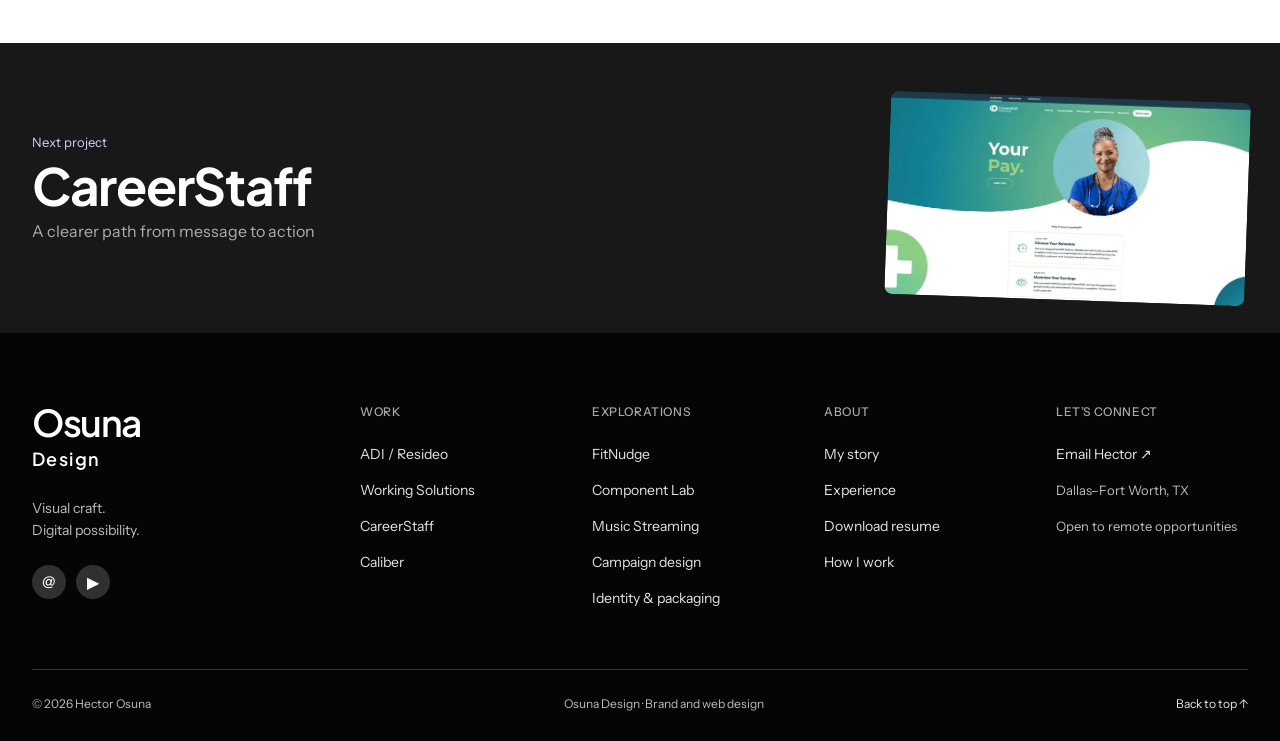
<file: adi-resideo.html>
<!DOCTYPE html>
<html lang="en">
<head>
<meta charset="utf-8">
<meta name="viewport" content="width=device-width,initial-scale=1">
<title>ADI / Resideo brand pages — Hector Osuna</title>
<meta name="description" content="A responsive Figma component system for ADI vendor brand pages, with desktop, tablet and phone variants and analytics-driven improvements.">
<meta name="theme-color" content="#0F2043">
<link rel="icon" href="favicon.ico?v=4" sizes="any">
<link rel="icon" type="image/png" sizes="32x32" href="favicon-32-v4.png">
<link rel="icon" type="image/png" sizes="192x192" href="favicon-192-v4.png">
<link rel="icon" type="image/svg+xml" href="favicon-v4.svg">
<link rel="apple-touch-icon" sizes="180x180" href="apple-touch-icon.png?v=4">

<link rel="preload" href="fonts/plus-jakarta-sans-latin-wght-normal.woff2" as="font" type="font/woff2" crossorigin>
<link rel="preload" href="fonts/instrument-sans-latin-wght-normal.woff2" as="font" type="font/woff2" crossorigin>
<link rel="stylesheet" href="css/site-v3.css">
<link rel="stylesheet" href="css/make-portfolio.css">
</head>
<body class="case" id="top">
<a class="skip" href="#main">Skip to content</a>
<header class="nav">
  <div class="wrap nav__in">
    <a class="nav__brand" href="index.html" aria-label="Osuna Design, home"><img src="assets/osuna-mark.png" alt="" width="48" height="48"><span class="nav__word" aria-hidden="true"><b>OSUNA</b><small>DESIGN</small></span></a>
    <button class="nav__toggle" aria-label="Menu" aria-expanded="false"><span></span><span></span></button>
    <nav class="nav__links" aria-label="Main">
      <a href="index.html#work" aria-current="page">Work</a>
      <a href="about.html">About</a>
      <a href="resume.html">Experience</a>
      <a class="btn btn--solid btn--sm" href="mailto:hosuna23@gmail.com">Let&rsquo;s talk <svg viewBox="0 0 24 24" fill="none" stroke="currentColor" stroke-width="2" stroke-linecap="round" stroke-linejoin="round" aria-hidden="true"><path d="M7 17 17 7M8 7h9v9"/></svg></a>
    </nav>
  </div>
</header>
<main id="main">
<section class="case-hero">
  <div class="wrap">
    <a class="crumb" href="index.html#work"><svg viewBox="0 0 24 24" fill="none" stroke="currentColor" stroke-width="2" stroke-linecap="round" stroke-linejoin="round" aria-hidden="true"><path d="M19 12H5M11 6l-6 6 6 6"/></svg>All work</a>
    <div class="case-hero__grid">
      <div>
        <h1>ADI / Resideo</h1>
        <p class="sub">Vendor brand pages, built as a system</p>
        <p class="lead">A responsive component library that turns each vendor&rsquo;s brief and assets into desktop, tablet and phone brand pages. Then analytics showed where the page could work harder.</p>
      </div>
      <dl class="meta">
        <div><dt>Role</dt><dd>Senior graphic web designer</dd></div>
        <div><dt>Years</dt><dd>2021 – 2023</dd></div>
        <div><dt>Company</dt><dd>ADI Global Distribution (Resideo)</dd></div>
        <div><dt>Partners</dt><dd>Vendor brand &amp; marketing teams</dd></div>
        <div><dt>Disciplines</dt><dd>Design systems, responsive UI, UX research</dd></div>
        <div><dt>Tools</dt><dd>Figma, Mouseflow, Google Analytics</dd></div>
      </dl>
    </div>
    <div class="figures" style="--n:4">
      <div class="figure"><strong data-count="25" data-prefix="+" data-suffix="%">+25%</strong><span>Clicks on Featured Products after adding sticky navigation</span></div>
      <div class="figure"><strong data-count="15" data-prefix="+" data-suffix="%">+15%</strong><span>Click-through after moving the video section</span></div>
      <div class="figure"><strong data-count="6">6</strong><span>Reusable component families</span></div>
      <div class="figure"><strong data-count="3">3</strong><span>Sizes per component: desktop, tablet, phone</span></div>
    </div>
  </div>
</section>

<section class="case-relevance"><div class="wrap"><span class="label">Project at a glance</span><h2 class="h4">Systems thinking in practice</h2><p class="body">Reusable Figma components, responsive layouts and analytics-informed iteration connect brand consistency with a repeatable page-building workflow.</p></div></section>

<div data-chapters>

<section class="chapter" id="ch-1" data-title="Workflow">
  <div class="wrap">
    <div class="chapter__head" data-anim>
      <div><span class="label">From brief to live page</span><h2 class="h2">Seven steps, owned end to end.</h2></div>
      <p class="body">ADI carries products from hundreds of vendors, and the biggest get their own brand page. I ran the process from the first brief to measuring how the live page performed. Select a step to see what happens in it.</p>
    </div>
    <div class="split">
      <div class="vtabs" data-tabs="wf" data-anim>
        <button data-tab="1" aria-selected="true"><span class="n">01</span><span><b>Brief</b><small>Walk the vendor through the page structure</small></span></button>
        <button data-tab="2"><span class="n">02</span><span><b>Goals</b><small>Agree on what the page should achieve</small></span></button>
        <button data-tab="3"><span class="n">03</span><span><b>Asset specs</b><small>Exact sizes and formats for every section</small></span></button>
        <button data-tab="4"><span class="n">04</span><span><b>Brand kit</b><small>Bring in the vendor&rsquo;s colors and graphics</small></span></button>
        <button data-tab="5"><span class="n">05</span><span><b>Build</b><small>Drop content into library components</small></span></button>
        <button data-tab="6"><span class="n">06</span><span><b>Three sizes</b><small>Switch each section to tablet and phone</small></span></button>
        <button data-tab="7"><span class="n">07</span><span><b>Measure</b><small>Heatmaps and analytics after launch</small></span></button>
      </div>
      <div data-anim>
        <div data-tabpanel="wf:1" class="card stack" style="--s:12px;padding:24px"><span class="label">Step 01</span><h3 class="h3">Brief</h3><p class="body">A kickoff call with the vendor&rsquo;s marketing team using a one-page creative brief. I show the standard page order (hero, features and benefits, video, categories, resources) so everyone agrees on the skeleton before any design starts.</p><ul class="ticks"><li>Creative brief template</li><li>Annotated page skeleton</li><li>Kickoff call, about 30 minutes</li></ul></div>
        <div data-tabpanel="wf:2" class="card stack" style="--s:12px;padding:24px" hidden><span class="label">Step 02</span><h3 class="h3">Goals</h3><p class="body">What should a visitor do on this page? Launch a product line, push a promotion, or drive traffic to training? The answer decides which products sit in the hero and which call to action leads.</p><ul class="ticks"><li>One primary goal per page</li><li>Featured products chosen with the vendor</li><li>Success measure agreed up front</li></ul></div>
        <div data-tabpanel="wf:3" class="card stack" style="--s:12px;padding:24px" hidden><span class="label">Step 03</span><h3 class="h3">Asset specs</h3><p class="body">A spec sheet lists the exact dimensions, file types and safe areas for every section, so photography and copy arrive ready to use instead of after three rounds of resizing.</p><ul class="ticks"><li>Pixel sizes per section and device</li><li>Copy length limits per module</li><li>Safe areas for text over imagery</li></ul></div>
        <div data-tabpanel="wf:4" class="card stack" style="--s:12px;padding:24px" hidden><span class="label">Step 04</span><h3 class="h3">Brand kit</h3><p class="body">I collect the vendor&rsquo;s UI kit or identity guide and translate their colors, gradients and graphic elements into the component&rsquo;s style slots. Their brand, ADI&rsquo;s structure.</p><ul class="ticks"><li>Primary and accent colors mapped to tokens</li><li>Logo lockups checked against ADI&rsquo;s header</li><li>Contrast checked for every text color</li></ul></div>
        <div data-tabpanel="wf:5" class="card stack" style="--s:12px;padding:24px" hidden><span class="label">Step 05</span><h3 class="h3">Build</h3><p class="body">Images, copy and colors go into components from the brand-page library. No new layouts are drawn; every section is a proven part.</p><ul class="ticks"><li>Six component families</li><li>Auto Layout handles copy length</li><li>Review link shared with the vendor</li></ul></div>
        <div data-tabpanel="wf:6" class="card stack" style="--s:12px;padding:24px" hidden><span class="label">Step 06</span><h3 class="h3">Three sizes</h3><p class="body">Each section switches to its tablet and phone variant through one property. Content is entered once and follows to every size, so nothing has to be rebuilt.</p><ul class="ticks"><li>Desktop, tablet and phone in one file</li><li>Developer handoff with redlines</li><li>Prototype links for sign-off</li></ul></div>
        <div data-tabpanel="wf:7" class="card stack" style="--s:12px;padding:24px" hidden><span class="label">Step 07</span><h3 class="h3">Measure</h3><p class="body">After launch, Mouseflow heatmaps and scroll maps sit beside Google Analytics. What visitors actually do feeds back into the template for every vendor, not just this one.</p><ul class="ticks"><li>Heatmaps and scroll maps</li><li>Click-through by section</li><li>Template changes rolled out to all pages</li></ul><a class="tlink" href="#ch-4" data-chapter="ch-4">See what the data changed <svg viewBox="0 0 24 24" fill="none" stroke="currentColor" stroke-width="2" stroke-linecap="round" stroke-linejoin="round" aria-hidden="true"><path d="M7 17 17 7M8 7h9v9"/></svg></a></div>
      </div>
    </div>
  </div>
</section>

<section class="chapter" id="ch-2" data-title="One component, three sizes" hidden>
  <div class="wrap">
    <div class="chapter__head" data-anim>
      <div><span class="label">Component system</span><h2 class="h2">Update once, and every size follows.</h2></div>
      <p class="body">Instead of drawing a separate module for every device, each section is one component with size variants. Pick a component, then switch its size. This mirrors how the variants work in Figma.</p>
    </div>
    <div class="cols" style="--c:2;margin-bottom:18px" data-anim>
      <div class="card card--line"><span class="label" style="color:var(--slate)">Before</span><h3 class="h4">18 modules to keep in sync</h3><p>6 sections × 3 devices, each drawn, updated and checked by hand.</p></div>
      <div class="card card--dark"><span class="label">After</span><h3 class="h4">6 components with a Size property</h3><p>Change the hero once and the tablet and phone versions update with it.</p></div>
    </div>
    <div data-anim>
      <div class="device-tabs">
        <div class="seg" data-tabs="cmp" id="cmpTabs"><button data-tab="hero" aria-selected="true">Hero</button><button data-tab="banner">Thin banner</button><button data-tab="spotlight">Spotlight</button><button data-tab="features">Features</button><button data-tab="category">Categories</button><button data-tab="resources">Resources</button></div>
        <div class="seg" data-tabs="size" id="sizeTabs"><button data-tab="d" aria-selected="true">Desktop</button><button data-tab="t">Tablet</button><button data-tab="m">Phone</button></div>
      </div>
      <div class="device-stage" id="cmpStage" style="min-height:0">
        <div class="browser" style="width:100%"><div class="browser__bar"><i></i><i></i><i></i><span id="cmpName">Brand Page / Hero Banner / Size=Desktop</span></div>
          <div style="max-height:420px;overflow:auto;background:#fff"><img id="cmpImg" src="assets/adi-hero-d.webp" alt="Hero Banner component, desktop size" style="width:100%;transition:opacity .3s"></div>
        </div>
        <button class="btn btn--ghost btn--sm" id="cmpSheet" style="margin-top:14px" data-zoom="assets/adi-sheet-hero.webp" data-title="Hero Banner, full component sheet">View full component sheet <svg viewBox="0 0 24 24" fill="none" stroke="currentColor" stroke-width="2" stroke-linecap="round" stroke-linejoin="round" aria-hidden="true"><path d="M7 17 17 7M8 7h9v9"/></svg></button>
      </div>
    </div>
  </div>
</section>

<section class="chapter" id="ch-3" data-title="In production" hidden>
  <div class="wrap">
    <div class="split">
      <div class="stack" style="--s:16px" data-anim>
        <div><span class="label">Bosch Intrusion</span><h2 class="h2">The same components, at every size.</h2></div>
        <p class="body">Filled with Bosch&rsquo;s assets, copy and colors, the library produces a complete brand page for each device. Section order, spacing and calls to action stay consistent everywhere. Hover the page to scroll it.</p>
        <div class="seg" data-tabs="bosch" id="boschTabs"><button data-tab="desktop" aria-selected="true">Desktop</button><button data-tab="tablet">Tablet</button><button data-tab="mobile">Phone</button></div>
        <ul class="ticks">
          <li>Hero in Bosch&rsquo;s brand gradient with product imagery</li>
          <li>Sticky in-page navigation with quick links</li>
          <li>Features and benefits in three modules</li>
          <li>Video spotlight and thin banner</li>
          <li>Categories, featured products and resources</li>
          <li>Brand videos, moved to the bottom</li>
        </ul>
        <div class="actions"><a class="btn btn--solid btn--sm" href="https://www.adiglobaldistribution.us/catalog/featured-brands/bosch" target="_blank" rel="noopener">View live page <svg viewBox="0 0 24 24" fill="none" stroke="currentColor" stroke-width="2" stroke-linecap="round" stroke-linejoin="round" aria-hidden="true"><path d="M7 17 17 7M8 7h9v9"/></svg></a><a class="btn btn--ghost btn--sm" href="https://www.figma.com/proto/7C9GoXUUbYcwmM0ksYbQgR/Brand-Pages?node-id=32218-60067&amp;viewport=1114%2C197%2C0.5&amp;t=qDn74t6LiAt8lcRX-1&amp;scaling=min-zoom&amp;content-scaling=fixed&amp;page-id=24910%3A27937" target="_blank" rel="noopener">Figma prototype <svg viewBox="0 0 24 24" fill="none" stroke="currentColor" stroke-width="2" stroke-linecap="round" stroke-linejoin="round" aria-hidden="true"><path d="M7 17 17 7M8 7h9v9"/></svg></a></div>
      </div>
      <div class="device-stage" id="boschStage" data-size="desktop" data-anim>
        <div class="browser"><div class="browser__bar"><i></i><i></i><i></i><span>adiglobaldistribution.us/…/bosch</span></div>
          <div class="scrollshot" style="--h:460px" data-zoom data-title="Bosch brand page"><img id="boschImg" src="assets/adi-bosch-desktop.webp" alt="Bosch brand page, full length" loading="lazy"><span class="scrollshot__hint">Hover to scroll</span></div>
        </div>
      </div>
    </div>
  </div>
</section>

<section class="chapter" id="ch-4" data-title="Research &amp; iteration" hidden>
  <div class="wrap">
    <div class="chapter__head" data-anim>
      <div><span class="label">Letting behavior shape the page</span><h2 class="h2">Two findings that changed every brand page.</h2></div>
      <p class="body">After launch I studied Mouseflow heatmaps and scroll maps alongside Google Analytics: where visitors landed, how far they scrolled and what they clicked.</p>
    </div>
    <div data-anim><div class="seg" data-tabs="find"><button data-tab="1" aria-selected="true">Finding 1: hunting for products</button><button data-tab="2">Finding 2: video drew attention</button></div></div>
    <div style="margin-top:18px" data-anim>
      <div data-tabpanel="find:1" class="split">
        <div class="stack" style="--s:14px">
          <div class="note"><h3 class="h4">What I saw</h3><p>After scrolling the page once, visitors scrolled back up and down looking for featured products and prices.</p></div>
          <div class="note"><h3 class="h4">What I changed</h3><p>A sticky in-page navigation with quick links, so visitors can jump straight to any section.</p></div>
          <div class="result card--dark card" style="display:flex;gap:16px;align-items:center"><strong style="font-family:var(--f-display);font-size:44px;line-height:1;color:var(--brass-lt);font-weight:700" data-count="25" data-prefix="+" data-suffix="%">+25%</strong><p>clicks on the Featured Products section</p></div>
        </div>
        <div class="stack" style="--s:12px">
          <figure class="media media--contain" style="aspect-ratio:1400/97" data-zoom data-title="Sticky in-page navigation"><img src="assets/adi-sticky-nav.webp" alt="Sticky in-page navigation bar with section links"></figure>
          <div class="card"><span class="label">Scroll map, simplified</span>
            <div class="bars">
              <div class="bar" style="--i:0"><b>Hero</b><span>100%</span><i style="--v:100%"></i></div>
              <div class="bar" style="--i:1"><b>Features</b><span>78%</span><i style="--v:78%"></i></div>
              <div class="bar" style="--i:2"><b>Video</b><span>71%</span><i style="--v:71%"></i></div>
              <div class="bar alt" style="--i:3"><b>Featured products, scrolled back to</b><span>repeat visits</span><i style="--v:64%"></i></div>
              <div class="bar" style="--i:4"><b>Resources</b><span>38%</span><i style="--v:38%"></i></div>
            </div>
            <p class="small" style="margin-top:10px">Illustrative reach by section, redrawn from the heatmap pattern.</p>
          </div>
        </div>
      </div>
      <div data-tabpanel="find:2" class="split" hidden>
        <div class="stack" style="--s:14px">
          <div class="note"><h3 class="h4">What I saw</h3><p>The video section was one of the most scrolled-to areas and the second most clicked, but it trailed the hero by a wide margin.</p></div>
          <div class="note"><h3 class="h4">What I changed</h3><p>Added Videos to the sticky navigation and moved the video section to the bottom, so visitors pass everything else on the way.</p></div>
          <div class="card card--dark" style="display:flex;gap:16px;align-items:center"><strong style="font-family:var(--f-display);font-size:44px;line-height:1;color:var(--brass-lt);font-weight:700" data-count="15" data-prefix="+" data-suffix="%">+15%</strong><p>click-through across the page</p></div>
        </div>
        <div class="stack" style="--s:12px">
          <figure class="media" style="aspect-ratio:1100/712;max-height:300px" data-zoom data-title="Brand videos, now the last section"><img src="assets/adi-video-section.webp" alt="Brand Videos section, now last on the page" loading="lazy"></figure>
          <div class="card"><h3 class="h4">The milk-and-eggs principle</h3><p>Grocery stores put milk and eggs at the back so shoppers walk past everything else. Putting the most-wanted content last does the same for a brand page, and it gave vendors proof that visitors engage with their whole page.</p></div>
        </div>
      </div>
    </div>
  </div>
</section>

<section class="chapter" id="ch-5" data-title="Outcome" hidden>
  <div class="wrap">
    <div class="chapter__head" data-anim>
      <div><span class="label">Outcome</span><h2 class="h2">Faster to build, easier to use, proven to vendors.</h2></div>
      <p class="body">The component system made each new page faster and more consistent across three sizes. The analytics work turned the template into something ADI could show vendors with real engagement data.</p>
    </div>
    <div class="split">
      <div class="stack" data-anim>
        <div class="note"><h3 class="h4">Production</h3><p>One set of components serves every vendor and every size. New pages are assembled from proven parts.</p></div>
        <div class="note"><h3 class="h4">Consistency</h3><p>Asset specs and brand-kit intake keep each vendor&rsquo;s identity intact inside ADI&rsquo;s template.</p></div>
        <div class="note"><h3 class="h4">Engagement</h3><p>Sticky navigation and smarter section order raised Featured Products clicks by 25% and click-through by 15%.</p></div>
      </div>
      <div class="card" style="padding:24px" data-anim>
        <span class="label">Earlier ADI landing-page and responsive work</span>
        <div class="bars" style="margin-top:6px">
          <div class="bar" style="--i:0"><b>Bounce rate reduced</b><span>−55%</span><i style="--v:55%"></i></div>
          <div class="bar" style="--i:1"><b>Landing-page engagement</b><span>+25%</span><i style="--v:25%"></i></div>
          <div class="bar" style="--i:2"><b>Customer satisfaction</b><span>+15%</span><i style="--v:15%"></i></div>
          <div class="bar" style="--i:3"><b>Interactions and conversions</b><span>+10%</span><i style="--v:10%"></i></div>
        </div>
        <p class="small" style="margin-top:14px">Reported results, separate from the brand-page component project.</p>
      </div>
    </div>
  </div>
</section>

</div>

<a class="next-project" href="careerstaff.html">
  <div class="wrap next-project__in">
    <div><small>Next project</small><b>CareerStaff</b><span class="k">A clearer path from message to action</span></div>
    <figure><img src="assets/cs-new-clinicians.webp" alt="" loading="lazy" style="object-position:top"></figure>
  </div>
</a>
</main>
<footer class="footer portfolio-footer">
  <div class="wrap portfolio-footer__grid">
    <div class="portfolio-footer__brand"><a class="portfolio-footer__word" href="index.html" aria-label="Osuna Design home">Osuna<span>Design</span></a><p>Visual craft.<br>Digital possibility.</p><div class="portfolio-footer__social"><a href="mailto:hosuna23@gmail.com" aria-label="Email Hector">@</a><a href="https://www.youtube.com/channel/UCTY4CvN-ywnszfTrNIxoCaA" target="_blank" rel="noopener" aria-label="Hector’s YouTube channel">▶</a></div></div>
    <nav aria-label="Featured work"><h2>WORK</h2><a href="adi-resideo.html">ADI / Resideo</a><a href="working-solutions.html">Working Solutions</a><a href="careerstaff.html">CareerStaff</a><a href="caliber.html">Caliber</a></nav>
    <nav aria-label="UI explorations"><h2>EXPLORATIONS</h2><a href="ui-ux-fitnudge.html">FitNudge</a><a href="component-lab.html">Component Lab</a><a href="music-streaming-app.html">Music Streaming</a><a href="integrated-campaign.html">Campaign design</a><a href="print-and-packaging.html">Identity &amp; packaging</a></nav>
    <nav aria-label="About Hector"><h2>ABOUT</h2><a href="about.html">My story</a><a href="resume.html">Experience</a><a href="assets/Hector-Osuna-Figma-Resume.docx" download>Download resume</a><a href="index.html#approach">How I work</a></nav>
    <nav aria-label="Contact"><h2>LET’S CONNECT</h2><a href="mailto:hosuna23@gmail.com">Email Hector ↗</a><span>Dallas–Fort Worth, TX</span><span>Open to remote opportunities</span></nav>
  </div>
  <div class="wrap portfolio-footer__bottom"><span>&copy; <span data-year></span> Hector Osuna</span><span>Osuna Design · Brand and web design</span><a href="#top">Back to top ↑</a></div>
</footer>
<script src="js/site.js"></script>
<script>
(function () {
  var names = { hero: 'Hero Banner', banner: 'Thin Banner', spotlight: 'Brand Spotlight', features: 'Features & Benefits', category: 'Shop by Category', resources: 'Resources' };
  var sizes = { d: 'Desktop', t: 'Tablet', m: 'Phone' };
  var stageW = { d: '100%', t: 'min(100%,560px)', m: 'min(100%,320px)' };
  var cmp = 'hero', size = 'd';
  var img = document.getElementById('cmpImg'), sheet = document.getElementById('cmpSheet');
  var browser = document.querySelector('#cmpStage .browser');
  function paint() {
    img.style.opacity = 0;
    setTimeout(function () {
      img.src = 'assets/adi-' + cmp + '-' + size + '.webp';
      img.alt = names[cmp] + ' component, ' + sizes[size] + ' size';
      img.onload = function () { img.style.opacity = 1; };
    }, 150);
    browser.style.width = stageW[size];
    browser.style.transition = 'width .6s cubic-bezier(.16,1,.3,1)';
    document.getElementById('cmpName').textContent = 'Brand Page / ' + names[cmp] + ' / Size=' + sizes[size];
    sheet.setAttribute('data-zoom', 'assets/adi-sheet-' + (cmp === 'banner' ? 'banner' : cmp) + '.webp');
    sheet.setAttribute('data-title', names[cmp] + ', full component sheet');
  }
  document.getElementById('cmpTabs').addEventListener('tabchange', function (e) { cmp = e.detail.key; paint(); });
  document.getElementById('sizeTabs').addEventListener('tabchange', function (e) { size = e.detail.key; paint(); });
  var bImg = document.getElementById('boschImg'), bStage = document.getElementById('boschStage');
  document.getElementById('boschTabs').addEventListener('tabchange', function (e) {
    var k = e.detail.key;
    bStage.setAttribute('data-size', k === 'mobile' ? 'phone' : k);
    bImg.style.opacity = 0;
    setTimeout(function () {
      bImg.src = 'assets/adi-bosch-' + k + '.webp';
      bImg.onload = function () {
        bImg.style.opacity = 1;
        var s = bImg.closest('.scrollshot'), shift = bImg.offsetHeight - s.clientHeight;
        s.style.setProperty('--shift', shift + 'px'); s.style.setProperty('--t', Math.min(Math.max(shift / 260, 2.5), 14) + 's');
      };
    }, 150);
  });
})();
</script>
</body>
</html>
</file>
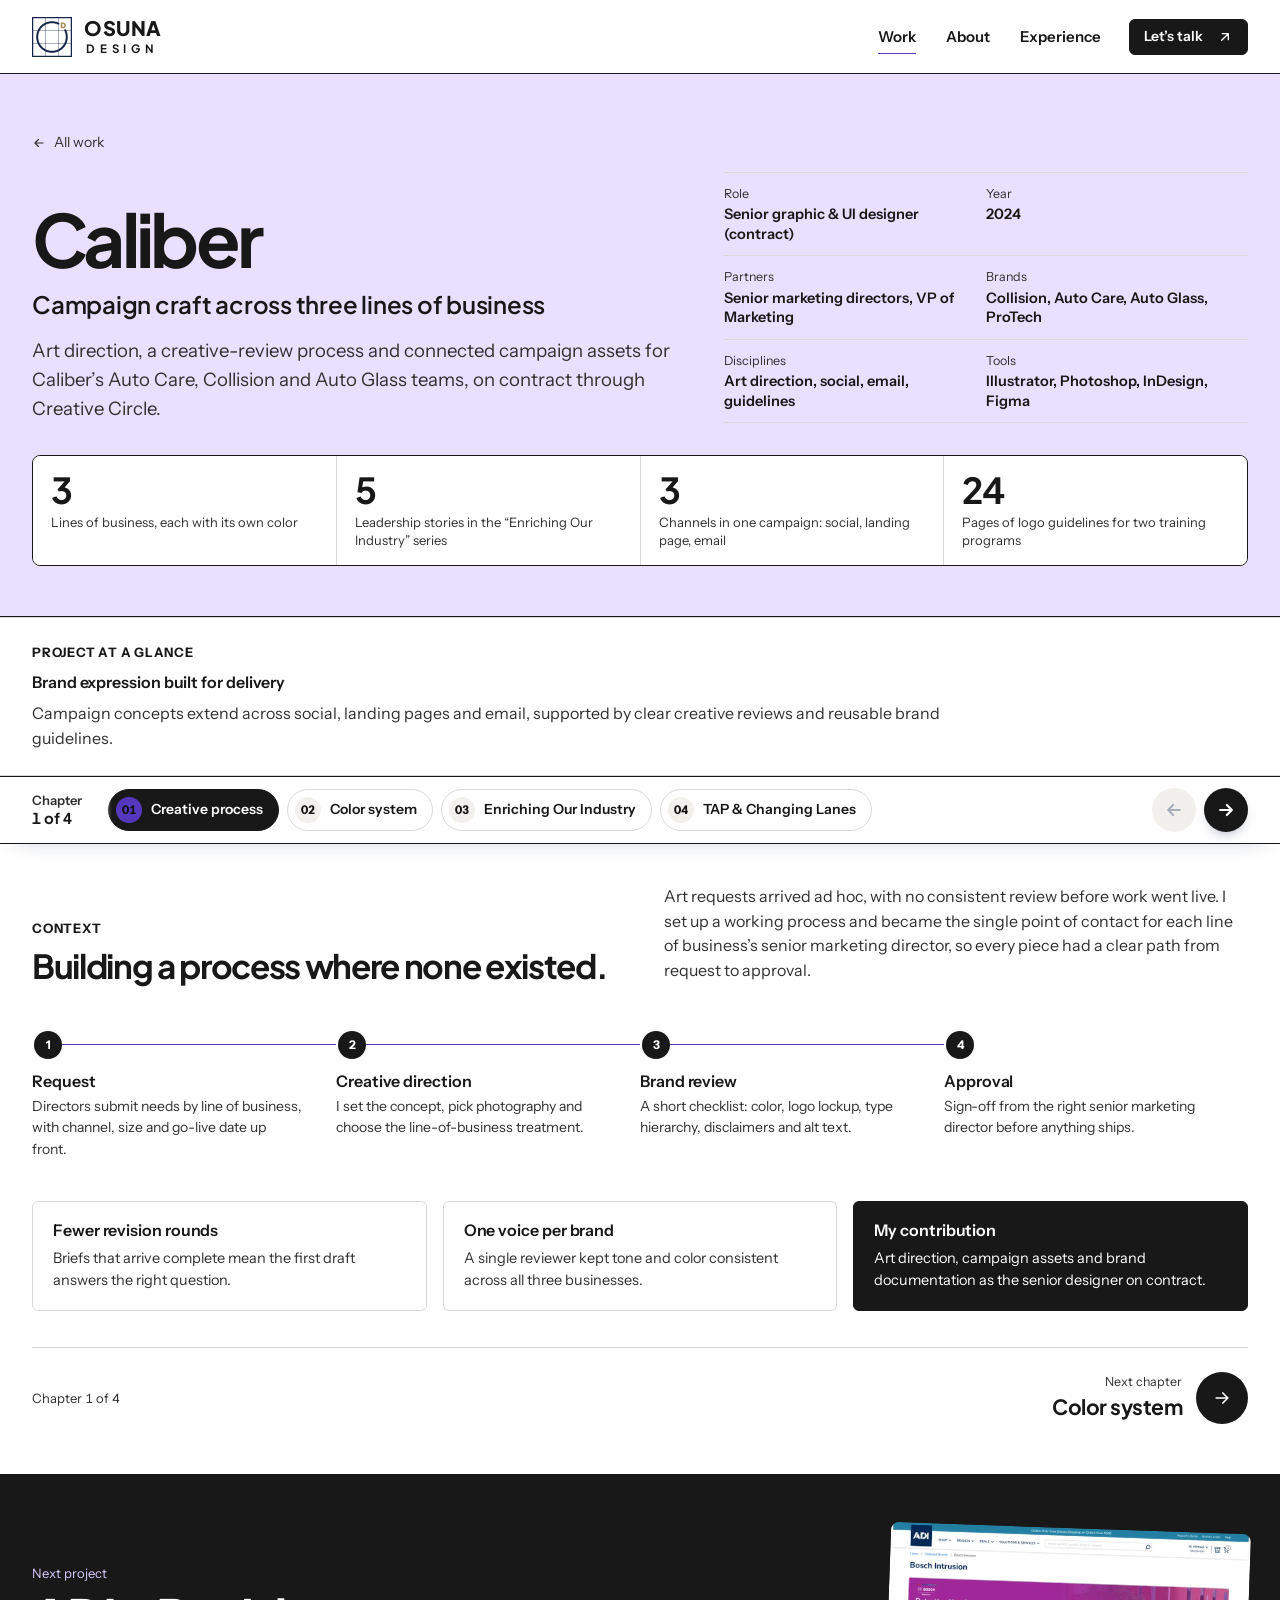
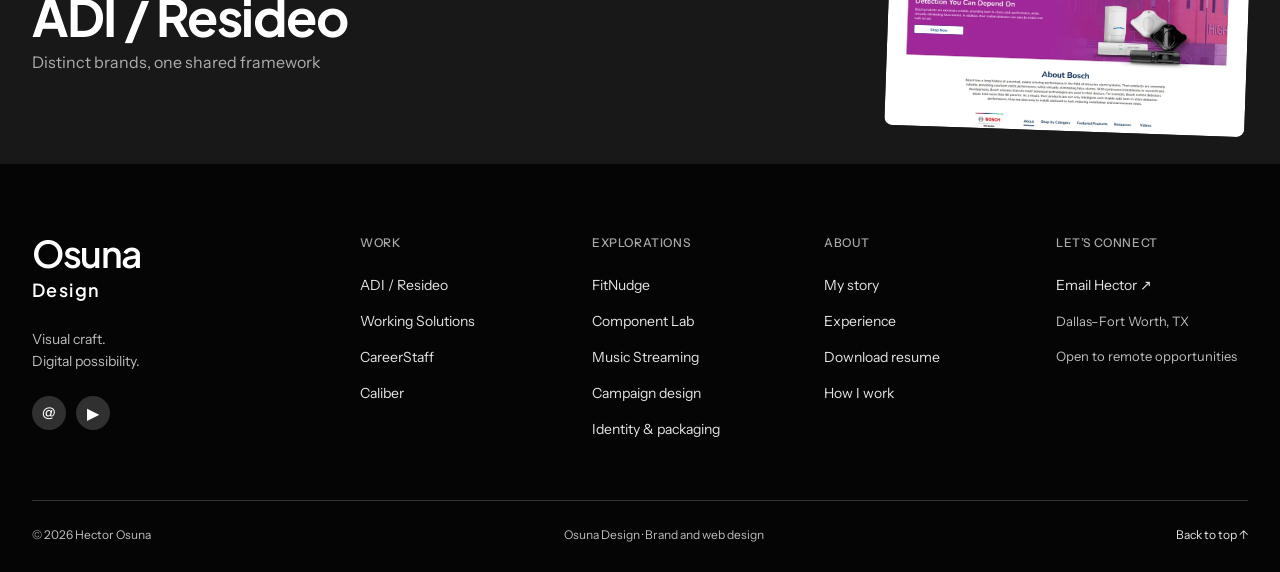
<file: caliber.html>
<!DOCTYPE html>
<html lang="en">
<head>
<meta charset="utf-8">
<meta name="viewport" content="width=device-width,initial-scale=1">
<title>Caliber campaigns — Hector Osuna</title>
<meta name="description" content="Art direction, a line-of-business color system, a leadership campaign and training-program brand guidelines for Caliber Collision, Auto Care and Auto Glass.">
<meta name="theme-color" content="#0F2043">
<link rel="icon" href="favicon.ico?v=4" sizes="any">
<link rel="icon" type="image/png" sizes="32x32" href="favicon-32-v4.png">
<link rel="icon" type="image/png" sizes="192x192" href="favicon-192-v4.png">
<link rel="icon" type="image/svg+xml" href="favicon-v4.svg">
<link rel="apple-touch-icon" sizes="180x180" href="apple-touch-icon.png?v=4">

<link rel="preload" href="fonts/plus-jakarta-sans-latin-wght-normal.woff2" as="font" type="font/woff2" crossorigin>
<link rel="preload" href="fonts/instrument-sans-latin-wght-normal.woff2" as="font" type="font/woff2" crossorigin>
<link rel="stylesheet" href="css/site-v3.css">
<link rel="stylesheet" href="css/make-portfolio.css">
</head>
<body class="case" id="top">
<a class="skip" href="#main">Skip to content</a>
<header class="nav">
  <div class="wrap nav__in">
    <a class="nav__brand" href="index.html" aria-label="Osuna Design, home"><img src="assets/osuna-mark.png" alt="" width="48" height="48"><span class="nav__word" aria-hidden="true"><b>OSUNA</b><small>DESIGN</small></span></a>
    <button class="nav__toggle" aria-label="Menu" aria-expanded="false"><span></span><span></span></button>
    <nav class="nav__links" aria-label="Main">
      <a href="index.html#work" aria-current="page">Work</a>
      <a href="about.html">About</a>
      <a href="resume.html">Experience</a>
      <a class="btn btn--solid btn--sm" href="mailto:hosuna23@gmail.com">Let&rsquo;s talk <svg viewBox="0 0 24 24" fill="none" stroke="currentColor" stroke-width="2" stroke-linecap="round" stroke-linejoin="round" aria-hidden="true"><path d="M7 17 17 7M8 7h9v9"/></svg></a>
    </nav>
  </div>
</header>
<main id="main">
<section class="case-hero">
  <div class="wrap">
    <a class="crumb" href="index.html#work"><svg viewBox="0 0 24 24" fill="none" stroke="currentColor" stroke-width="2" stroke-linecap="round" stroke-linejoin="round" aria-hidden="true"><path d="M19 12H5M11 6l-6 6 6 6"/></svg>All work</a>
    <div class="case-hero__grid">
      <div>
        <h1>Caliber</h1>
        <p class="sub">Campaign craft across three lines of business</p>
        <p class="lead">Art direction, a creative-review process and connected campaign assets for Caliber&rsquo;s Auto Care, Collision and Auto Glass teams, on contract through Creative Circle.</p>
      </div>
      <dl class="meta">
        <div><dt>Role</dt><dd>Senior graphic &amp; UI designer (contract)</dd></div>
        <div><dt>Year</dt><dd>2024</dd></div>
        <div><dt>Partners</dt><dd>Senior marketing directors, VP of Marketing</dd></div>
        <div><dt>Brands</dt><dd>Collision, Auto Care, Auto Glass, ProTech</dd></div>
        <div><dt>Disciplines</dt><dd>Art direction, social, email, guidelines</dd></div>
        <div><dt>Tools</dt><dd>Illustrator, Photoshop, InDesign, Figma</dd></div>
      </dl>
    </div>
    <div class="figures" style="--n:4">
      <div class="figure"><strong data-count="3">3</strong><span>Lines of business, each with its own color</span></div>
      <div class="figure"><strong data-count="5">5</strong><span>Leadership stories in the &ldquo;Enriching Our Industry&rdquo; series</span></div>
      <div class="figure"><strong data-count="3">3</strong><span>Channels in one campaign: social, landing page, email</span></div>
      <div class="figure"><strong data-count="24">24</strong><span>Pages of logo guidelines for two training programs</span></div>
    </div>
  </div>
</section>

<section class="case-relevance"><div class="wrap"><span class="label">Project at a glance</span><h2 class="h4">Brand expression built for delivery</h2><p class="body">Campaign concepts extend across social, landing pages and email, supported by clear creative reviews and reusable brand guidelines.</p></div></section>

<div data-chapters>

<section class="chapter" id="ch-1" data-title="Creative process">
  <div class="wrap">
    <div class="chapter__head" data-anim>
      <div><span class="label">Context</span><h2 class="h2">Building a process where none existed.</h2></div>
      <p class="body">Art requests arrived ad hoc, with no consistent review before work went live. I set up a working process and became the single point of contact for each line of business&rsquo;s senior marketing director, so every piece had a clear path from request to approval.</p>
    </div>
    <div class="flow" style="--c:4" data-anim>
      <div class="flow__step" style="--i:0"><span class="flow__dot">1</span><h3 class="h4">Request</h3><p>Directors submit needs by line of business, with channel, size and go-live date up front.</p></div>
      <div class="flow__step" style="--i:1"><span class="flow__dot">2</span><h3 class="h4">Creative direction</h3><p>I set the concept, pick photography and choose the line-of-business treatment.</p></div>
      <div class="flow__step" style="--i:2"><span class="flow__dot">3</span><h3 class="h4">Brand review</h3><p>A short checklist: color, logo lockup, type hierarchy, disclaimers and alt text.</p></div>
      <div class="flow__step" style="--i:3"><span class="flow__dot">4</span><h3 class="h4">Approval</h3><p>Sign-off from the right senior marketing director before anything ships.</p></div>
    </div>
    <div class="cols" style="--c:3;margin-top:22px" data-anim>
      <div class="card"><h3 class="h4">Fewer revision rounds</h3><p>Briefs that arrive complete mean the first draft answers the right question.</p></div>
      <div class="card"><h3 class="h4">One voice per brand</h3><p>A single reviewer kept tone and color consistent across all three businesses.</p></div>
      <div class="card card--dark"><h3 class="h4">My contribution</h3><p>Art direction, campaign assets and brand documentation as the senior designer on contract.</p></div>
    </div>
  </div>
</section>

<section class="chapter" id="ch-2" data-title="Color system" hidden>
  <div class="wrap">
    <div class="split">
      <div class="stack" style="--s:18px" data-anim>
        <div><span class="label">Brand system</span><h2 class="h2">A color for each line of business.</h2></div>
        <p class="body">All three businesses share one master brand. Giving each its own color makes them recognizable in a busy feed, without breaking the master identity. Switch between them to see the treatment.</p>
        <div class="seg lob" data-tabs="lob" id="lobTabs" style="--lob:#e07a45">
          <button data-tab="care" data-color="#e07a45" aria-selected="true">Auto Care</button>
          <button data-tab="glass" data-color="#0a72ab">Auto Glass</button>
          <button data-tab="col" data-color="#00a35f">Collision</button>
        </div>
        <div data-tabpanel="lob:care" class="note" style="border-color:#e07a45"><h3 class="h4">Auto Care, orange</h3><p>Warm and friendly for maintenance: seasonal tips, community days and quick polls that invite comments.</p></div>
        <div data-tabpanel="lob:glass" class="note" style="border-color:#0a72ab" hidden><h3 class="h4">Auto Glass, light blue</h3><p>Clear and calm for safety messages and recruiting, with plenty of room for one strong headline.</p></div>
        <div data-tabpanel="lob:col" class="note" style="border-color:#00a35f" hidden><h3 class="h4">Collision, green</h3><p>Used for the Oregon Legacy Project: hiring, team spotlights and teammate benefits.</p></div>
      </div>
      <div data-anim>
        <div data-tabpanel="lob:care" class="cols keep-2" style="--c:3;--g:10px">
          <figure class="media ar-1" data-zoom data-title="Auto Care, Daylight Saving Time"><img src="assets/caliber/ac-daylight-saving.jpg" alt="Auto Care post about Daylight Saving Time, orange treatment"></figure>
          <figure class="media ar-1" data-zoom data-title="Auto Care, Teacher Appreciation Day"><img src="assets/caliber/ac-teacher-appreciation.jpg" alt="Auto Care post for Teacher Appreciation Day"></figure>
          <figure class="media ar-1" data-zoom data-title="Auto Care, Electric or gas?"><img src="assets/caliber/ac-ev-or-gas.jpg" alt="Auto Care poll post: electric or gas"></figure>
        </div>
        <div data-tabpanel="lob:glass" class="cols keep-2" style="--c:2;--g:10px" hidden>
          <figure class="media ar-1" data-zoom data-title="Auto Glass, Distracted Driving Awareness Month"><img src="assets/caliber/ag-distracted-driving.jpg" alt="Auto Glass post for Distracted Driving Awareness Month" loading="lazy"></figure>
          <figure class="media ar-1" data-zoom data-title="Auto Glass, Recruiting"><img src="assets/caliber/ag-recruiting.jpg" alt="Auto Glass recruiting post" loading="lazy"></figure>
        </div>
        <div data-tabpanel="lob:col" class="cols keep-2" style="--c:3;--g:10px" hidden>
          <figure class="media ar-1" data-zoom data-title="Collision, Hiring"><img src="assets/caliber/cc-hiring.jpg" alt="Collision hiring post, green treatment" loading="lazy"></figure>
          <figure class="media ar-1" data-zoom data-title="Collision, Team Tigard"><img src="assets/caliber/cc-team-tigard.jpg" alt="Collision Team Tigard post" loading="lazy"></figure>
          <figure class="media ar-1 media--contain" data-zoom data-title="Collision, Teammate benefits (X)"><img src="assets/caliber/cc-benefits.jpg" alt="Collision teammate benefits post for X" loading="lazy"></figure>
        </div>
      </div>
    </div>
  </div>
</section>

<section class="chapter" id="ch-3" data-title="Enriching Our Industry" hidden>
  <div class="wrap">
    <div class="chapter__head" data-anim>
      <div><span class="label">Corporate campaign</span><h2 class="h2">Leaders telling their own stories.</h2></div>
      <p class="body">A campaign spotlighting Caliber&rsquo;s leadership team, mostly women, in their own words. I chose the brand&rsquo;s pink to give the series its own look, then held the same palette, quote treatment and photography style across social, a landing page and an email.</p>
    </div>
    <div class="split split--rev" data-gallery>
      <div class="stack" data-anim>
        <figure class="media" style="aspect-ratio:1400/525" data-zoom data-title="Enriching Our Industry, landing page"><img src="assets/caliber/campaign-landing.jpg" alt="Campaign landing page with a pink diamond photo grid"><figcaption>Landing page</figcaption></figure>
        <div class="quote-strip">
          <figure class="media" data-zoom data-title="Laura, Training and Support Manager"><img src="assets/caliber/campaign-quote-laura.jpg" alt="Quote card: Laura, Training and Support Manager" loading="lazy"></figure>
          <figure class="media" data-zoom data-title="Stephanie, Regional Manager"><img src="assets/caliber/campaign-quote-stephanie.jpg" alt="Quote card: Stephanie, Regional Manager" loading="lazy"></figure>
          <figure class="media" data-zoom data-title="Jamie, Senior Director, Sales Enablement"><img src="assets/caliber/campaign-quote-jamie.jpg" alt="Quote card: Jamie, Senior Director" loading="lazy"></figure>
          <figure class="media" data-zoom data-title="Blair, Director, Strategic Account Services"><img src="assets/caliber/campaign-quote-blair.jpg" alt="Quote card: Blair, Director" loading="lazy"></figure>
          <figure class="media" data-zoom data-title="Sandra, Regional Vice President"><img src="assets/caliber/campaign-quote-sandra.jpg" alt="Quote card: Sandra, Regional Vice President" loading="lazy"></figure>
        </div>
        <p class="hint">Scroll the quote cards sideways, select one to enlarge</p>
      </div>
      <div class="cols keep-2" style="--c:2;--g:10px;align-content:start" data-anim>
        <figure class="media ar-1" data-zoom data-title="Enriching Our Industry, social"><img src="assets/caliber/campaign-social.jpg" alt="Campaign social post" loading="lazy"><figcaption>Social</figcaption></figure>
        <div class="browser" style="box-shadow:none"><div class="scrollshot" style="--h:100%;aspect-ratio:1;height:auto" data-zoom data-title="Enriching Our Industry, email"><img src="assets/caliber/campaign-email.jpg" alt="Campaign email newsletter" loading="lazy"><span class="scrollshot__hint">Email</span></div></div>
        <div class="card" style="grid-column:1/-1"><h3 class="h4">Rules that held the series together</h3>
          <ul class="ticks" style="margin-top:8px"><li>One pink from the master palette, never a new color</li><li>Quote first, name and title second, photo always right</li><li>A rainbow rule under every headline as the campaign signature</li></ul></div>
      </div>
    </div>
  </div>
</section>

<section class="chapter" id="ch-4" data-title="TAP &amp; Changing Lanes" hidden>
  <div class="wrap">
    <div class="chapter__head" data-anim>
      <div><span class="label">Internal communications</span><h2 class="h2">Guidelines for two technician-training programs.</h2></div>
      <p class="body">With the VP of Marketing, I documented how Collision, Auto Glass and ProTech should appear alongside the TAP and Changing Lanes program logos, from polos and certificates to roll-up banners. Browse the full 24-page guide.</p>
    </div>
    <div class="cols" style="--c:2;margin-bottom:18px" data-anim>
      <div class="card"><h3 class="h4">TAP</h3><p>For people with little or no experience, working toward technician certification in Collision, Auto Glass or ProTech.</p></div>
      <div class="card"><h3 class="h4">Changing Lanes</h3><p>For military veterans and reservists moving into a technical career across the same three businesses.</p></div>
    </div>
    <div class="deck" data-deck="assets/caliber/deck/" data-anim>
      <script type="application/json">[
        {"src":"slide-02.jpg","t":"Index","p":"The guide opens with a clear index so a field trainer can jump straight to the lockup they need."},
        {"src":"slide-01.jpg","t":"Cover","p":"TAP and Changing Lanes logo guidelines."},
        {"src":"slide-03.jpg","t":"TAP and Changing Lanes logos","p":"Both program marks, introduced side by side."},
        {"src":"slide-04.jpg","t":"How to use the logos","p":"Clear space, minimum size and approved color versions."},
        {"src":"slide-05.jpg","t":"Logos in use","p":"Polo shirts and stationery show the marks at real-world scale.","g":["Apparel","Stationery"]},
        {"src":"slide-06.jpg","t":"TAP with each line of business","p":"How the TAP mark pairs with Collision, Auto Glass and ProTech."},
        {"src":"slide-07.jpg","t":"TAP + line-of-business lockup","p":"Spacing is set by the C in Caliber, so the program stays the focal point.","g":["Lockup","Clear space"]},
        {"src":"slide-08.jpg","t":"TAP + Changing Lanes","p":"When both programs appear together."},
        {"src":"slide-09.jpg","t":"TAP on black","p":"Reversed versions for dark backgrounds."},
        {"src":"slide-10.jpg","t":"TAP on polo shirts","p":"Embroidery placement across lines of business.","g":["Apparel"]},
        {"src":"slide-11.jpg","t":"TAP stationery","p":"Letterhead, cards and everyday deliverables."},
        {"src":"slide-12.jpg","t":"TAP certificate, flyer and banner","p":"Recruiting and graduation pieces.","g":["Print","Recruiting"]},
        {"src":"slide-13.jpg","t":"Changing Lanes with each line of business","p":"The same rules applied to the veterans program."},
        {"src":"slide-14.jpg","t":"Changing Lanes + line-of-business lockup","p":"Lockup spacing and hierarchy."},
        {"src":"slide-15.jpg","t":"Changing Lanes + individual businesses","p":"One-to-one pairings."},
        {"src":"slide-16.jpg","t":"Changing Lanes on black","p":"Reversed versions."},
        {"src":"slide-17.jpg","t":"Half-moon tabs","p":"A program-specific graphic device for Changing Lanes materials."},
        {"src":"slide-18.jpg","t":"Changing Lanes on polo shirts","p":"Embroidery placement.","g":["Apparel"]},
        {"src":"slide-19.jpg","t":"Program materials","p":"Applications across the program."},
        {"src":"slide-20.jpg","t":"Recruiting materials","p":"“Where Purpose and Opportunity Collide.”","g":["Recruiting"]},
        {"src":"slide-21.jpg","t":"Roll-up banners","p":"Event banners for each line of business.","g":["Large format"]},
        {"src":"slide-22.jpg","t":"How not to use the logos","p":"Common mistakes, shown so they don't happen."},
        {"src":"slide-23.jpg","t":"Misuse: hierarchy","p":"The line of business never outranks the program."},
        {"src":"slide-24.jpg","t":"Misuse: backgrounds","p":"Busy photos and off-palette colors to avoid."}
      ]</script>
    </div>
  </div>
</section>

</div>

<a class="next-project" href="adi-resideo.html">
  <div class="wrap next-project__in">
    <div><small>Next project</small><b>ADI / Resideo</b><span class="k">Distinct brands, one shared framework</span></div>
    <figure><img src="assets/adi-bosch-desktop.webp" alt="" loading="lazy" style="object-position:top"></figure>
  </div>
</a>
</main>
<footer class="footer portfolio-footer">
  <div class="wrap portfolio-footer__grid">
    <div class="portfolio-footer__brand"><a class="portfolio-footer__word" href="index.html" aria-label="Osuna Design home">Osuna<span>Design</span></a><p>Visual craft.<br>Digital possibility.</p><div class="portfolio-footer__social"><a href="mailto:hosuna23@gmail.com" aria-label="Email Hector">@</a><a href="https://www.youtube.com/channel/UCTY4CvN-ywnszfTrNIxoCaA" target="_blank" rel="noopener" aria-label="Hector’s YouTube channel">▶</a></div></div>
    <nav aria-label="Featured work"><h2>WORK</h2><a href="adi-resideo.html">ADI / Resideo</a><a href="working-solutions.html">Working Solutions</a><a href="careerstaff.html">CareerStaff</a><a href="caliber.html">Caliber</a></nav>
    <nav aria-label="UI explorations"><h2>EXPLORATIONS</h2><a href="ui-ux-fitnudge.html">FitNudge</a><a href="component-lab.html">Component Lab</a><a href="music-streaming-app.html">Music Streaming</a><a href="integrated-campaign.html">Campaign design</a><a href="print-and-packaging.html">Identity &amp; packaging</a></nav>
    <nav aria-label="About Hector"><h2>ABOUT</h2><a href="about.html">My story</a><a href="resume.html">Experience</a><a href="assets/Hector-Osuna-Figma-Resume.docx" download>Download resume</a><a href="index.html#approach">How I work</a></nav>
    <nav aria-label="Contact"><h2>LET’S CONNECT</h2><a href="mailto:hosuna23@gmail.com">Email Hector ↗</a><span>Dallas–Fort Worth, TX</span><span>Open to remote opportunities</span></nav>
  </div>
  <div class="wrap portfolio-footer__bottom"><span>&copy; <span data-year></span> Hector Osuna</span><span>Osuna Design · Brand and web design</span><a href="#top">Back to top ↑</a></div>
</footer>
<script src="js/site.js"></script>
<script>
document.getElementById('lobTabs').addEventListener('tabchange', function (e) {
  this.style.setProperty('--lob', e.detail.btn.getAttribute('data-color'));
});
</script>
</body>
</html>
</file>
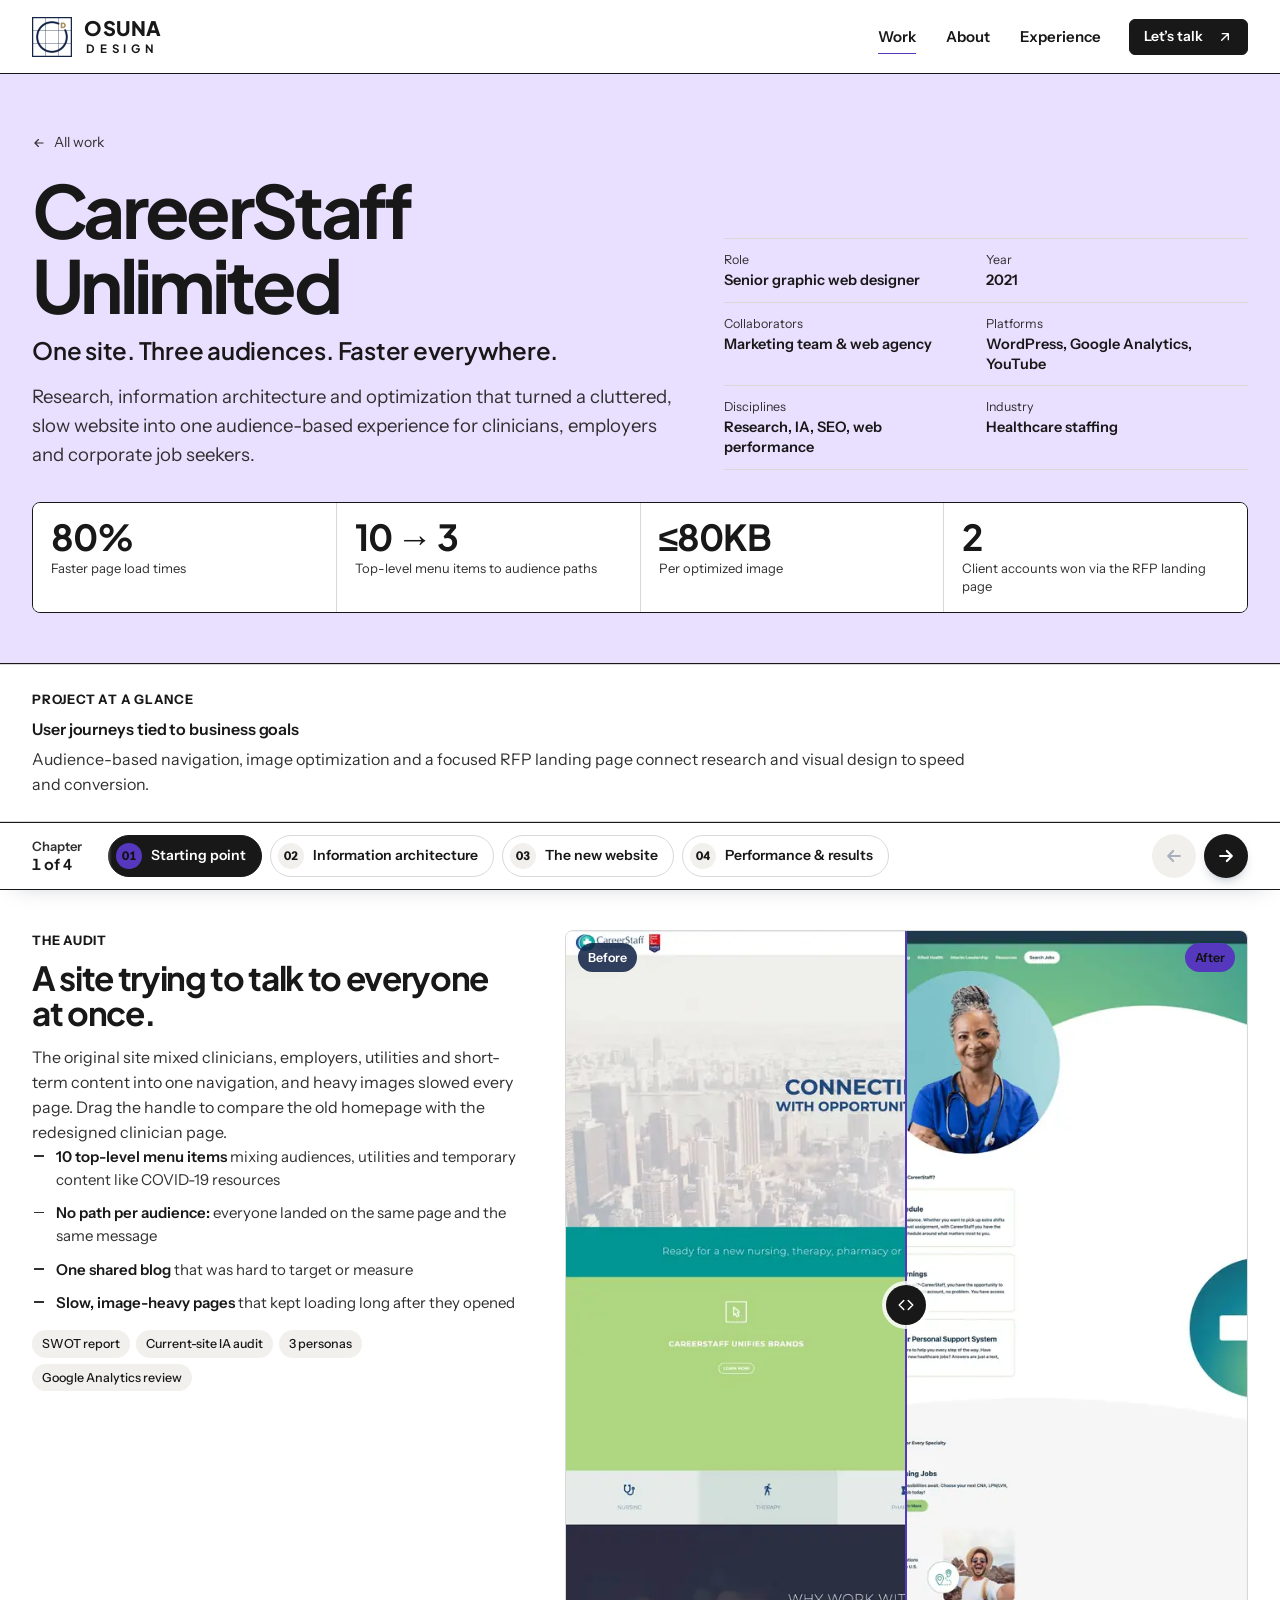
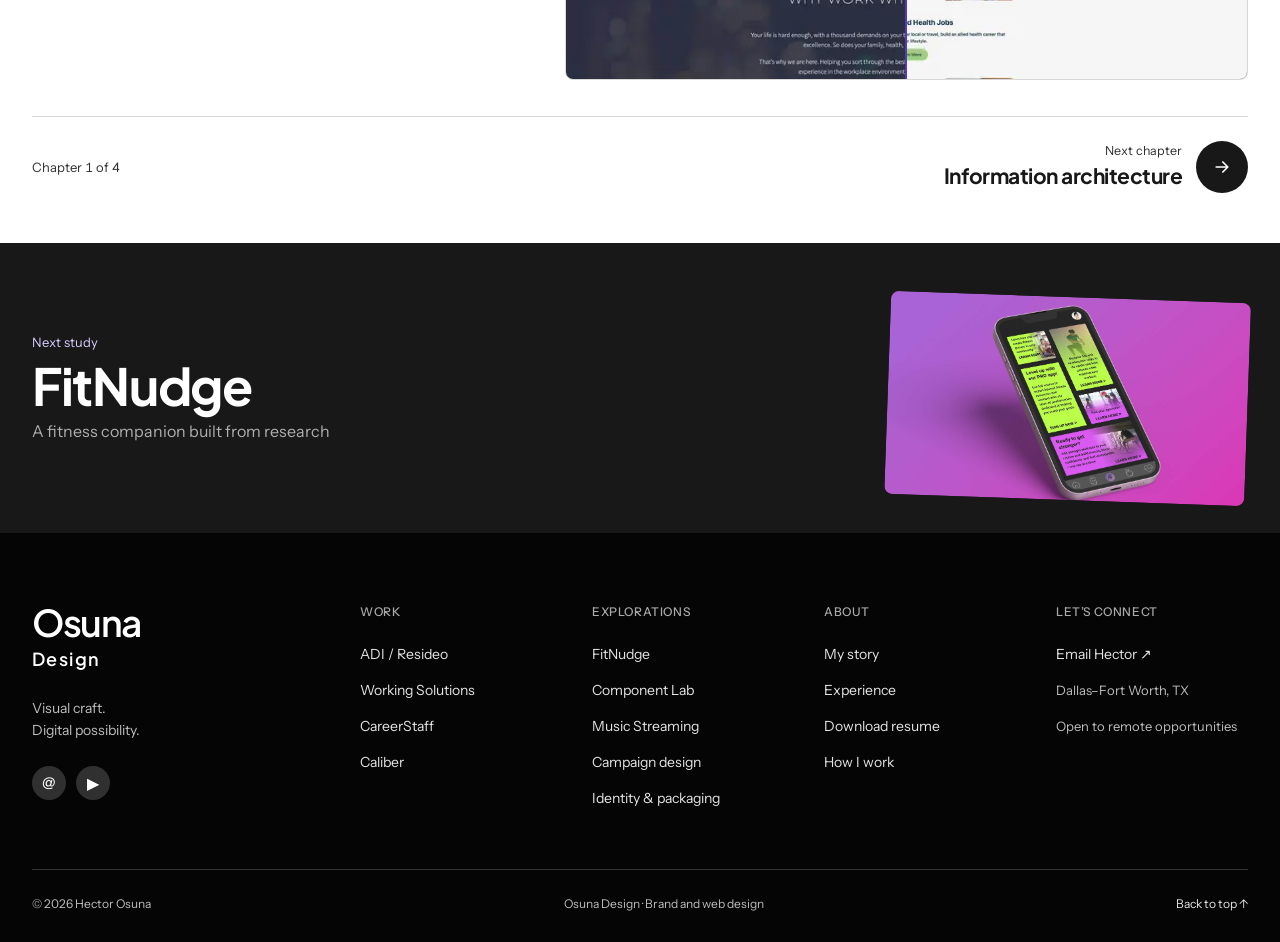
<file: careerstaff.html>
<!DOCTYPE html>
<html lang="en">
<head>
<meta charset="utf-8">
<meta name="viewport" content="width=device-width,initial-scale=1">
<title>CareerStaff website redesign — Hector Osuna</title>
<meta name="description" content="Research, information architecture and optimization that turned a cluttered, slow website into one experience with three audience paths.">
<meta name="theme-color" content="#0F2043">
<link rel="icon" href="favicon.ico?v=4" sizes="any">
<link rel="icon" type="image/png" sizes="32x32" href="favicon-32-v4.png">
<link rel="icon" type="image/png" sizes="192x192" href="favicon-192-v4.png">
<link rel="icon" type="image/svg+xml" href="favicon-v4.svg">
<link rel="apple-touch-icon" sizes="180x180" href="apple-touch-icon.png?v=4">

<link rel="preload" href="fonts/plus-jakarta-sans-latin-wght-normal.woff2" as="font" type="font/woff2" crossorigin>
<link rel="preload" href="fonts/instrument-sans-latin-wght-normal.woff2" as="font" type="font/woff2" crossorigin>
<link rel="stylesheet" href="css/site-v3.css">
<link rel="stylesheet" href="css/make-portfolio.css">
</head>
<body class="case" id="top">
<a class="skip" href="#main">Skip to content</a>
<header class="nav">
  <div class="wrap nav__in">
    <a class="nav__brand" href="index.html" aria-label="Osuna Design, home"><img src="assets/osuna-mark.png" alt="" width="48" height="48"><span class="nav__word" aria-hidden="true"><b>OSUNA</b><small>DESIGN</small></span></a>
    <button class="nav__toggle" aria-label="Menu" aria-expanded="false"><span></span><span></span></button>
    <nav class="nav__links" aria-label="Main">
      <a href="index.html#work" aria-current="page">Work</a>
      <a href="about.html">About</a>
      <a href="resume.html">Experience</a>
      <a class="btn btn--solid btn--sm" href="mailto:hosuna23@gmail.com">Let&rsquo;s talk <svg viewBox="0 0 24 24" fill="none" stroke="currentColor" stroke-width="2" stroke-linecap="round" stroke-linejoin="round" aria-hidden="true"><path d="M7 17 17 7M8 7h9v9"/></svg></a>
    </nav>
  </div>
</header>
<main id="main">
<section class="case-hero">
  <div class="wrap">
    <a class="crumb" href="index.html#work"><svg viewBox="0 0 24 24" fill="none" stroke="currentColor" stroke-width="2" stroke-linecap="round" stroke-linejoin="round" aria-hidden="true"><path d="M19 12H5M11 6l-6 6 6 6"/></svg>All work</a>
    <div class="case-hero__grid">
      <div>
        <h1>CareerStaff Unlimited</h1>
        <p class="sub">One site. Three audiences. Faster everywhere.</p>
        <p class="lead">Research, information architecture and optimization that turned a cluttered, slow website into one audience-based experience for clinicians, employers and corporate job seekers.</p>
      </div>
      <dl class="meta">
        <div><dt>Role</dt><dd>Senior graphic web designer</dd></div>
        <div><dt>Year</dt><dd>2021</dd></div>
        <div><dt>Collaborators</dt><dd>Marketing team &amp; web agency</dd></div>
        <div><dt>Platforms</dt><dd>WordPress, Google Analytics, YouTube</dd></div>
        <div><dt>Disciplines</dt><dd>Research, IA, SEO, web performance</dd></div>
        <div><dt>Industry</dt><dd>Healthcare staffing</dd></div>
      </dl>
    </div>
    <div class="figures" style="--n:4">
      <div class="figure"><strong data-count="80" data-suffix="%">80%</strong><span>Faster page load times</span></div>
      <div class="figure"><strong>10 → 3</strong><span>Top-level menu items to audience paths</span></div>
      <div class="figure"><strong>≤80KB</strong><span>Per optimized image</span></div>
      <div class="figure"><strong data-count="2">2</strong><span>Client accounts won via the RFP landing page</span></div>
    </div>
  </div>
</section>

<section class="case-relevance"><div class="wrap"><span class="label">Project at a glance</span><h2 class="h4">User journeys tied to business goals</h2><p class="body">Audience-based navigation, image optimization and a focused RFP landing page connect research and visual design to speed and conversion.</p></div></section>

<div data-chapters>

<section class="chapter" id="ch-1" data-title="Starting point">
  <div class="wrap">
    <div class="split">
      <div class="stack" style="--s:16px" data-anim>
        <div><span class="label">The audit</span><h2 class="h2">A site trying to talk to everyone at once.</h2></div>
        <p class="body">The original site mixed clinicians, employers, utilities and short-term content into one navigation, and heavy images slowed every page. Drag the handle to compare the old homepage with the redesigned clinician page.</p>
        <ul class="ticks x">
          <li><b>10 top-level menu items</b> mixing audiences, utilities and temporary content like COVID-19 resources</li>
          <li><b>No path per audience:</b> everyone landed on the same page and the same message</li>
          <li><b>One shared blog</b> that was hard to target or measure</li>
          <li><b>Slow, image-heavy pages</b> that kept loading long after they opened</li>
        </ul>
        <div class="chips"><span class="chip">SWOT report</span><span class="chip">Current-site IA audit</span><span class="chip">3 personas</span><span class="chip">Google Analytics review</span></div>
      </div>
      <div data-anim>
        <div class="compare" style="aspect-ratio:820/900">
          <img src="assets/cs-old-website.webp" alt="Original CareerStaff homepage">
          <div class="compare__after"><img src="assets/cs-new-clinicians.webp" alt="Redesigned clinician homepage"></div>
          <div class="compare__handle"></div>
          <span class="compare__tag l">Before</span><span class="compare__tag r">After</span>
          <input type="range" min="0" max="100" value="50" aria-label="Compare before and after">
        </div>
      </div>
    </div>
  </div>
</section>

<section class="chapter" id="ch-2" data-title="Information architecture" hidden>
  <div class="wrap">
    <div class="chapter__head" data-anim>
      <div><span class="label">Structure</span><h2 class="h2">From ten menu items to three clear paths.</h2></div>
      <p class="body">I mapped the old structure, then designed an audience-based one: Clinicians, Employers and Corporate, each following the same predictable pattern. Switch between the sitemaps, and select one to zoom in.</p>
    </div>
    <div data-anim><div class="seg" data-tabs="ia"><button data-tab="before">Before</button><button data-tab="after" aria-selected="true">After</button></div></div>
    <div style="margin-top:14px" data-anim>
      <figure data-tabpanel="ia:before" class="media media--contain" style="aspect-ratio:2175/826;background:#fff;border:1px solid var(--rule)" data-zoom data-title="Original site structure" hidden><img src="assets/cs-ia-before.svg" alt="Original sitemap with ten mixed top-level items"></figure>
      <figure data-tabpanel="ia:after" class="media media--contain" style="aspect-ratio:2175/826;background:#fff;border:1px solid var(--rule)" data-zoom data-title="Redesigned site structure"><img src="assets/cs-ia-after.svg" alt="New sitemap organized by Clinicians, Employers and Corporate"></figure>
    </div>
    <div class="cols" style="--c:3;margin-top:18px;--g:12px 24px" data-anim>
      <div class="note"><h3 class="h4">Organized by audience</h3><p>The top menu is built around who&rsquo;s visiting.</p></div>
      <div class="note"><h3 class="h4">One pattern per specialty</h3><p>Jobs, Why, Benefits &amp; Salary, Referral. Learn it once.</p></div>
      <div class="note"><h3 class="h4">A stronger employer path</h3><p>From 4 links to Staffing, Solutions, Resources and a Request Staffing CTA.</p></div>
      <div class="note"><h3 class="h4">Less top-level clutter</h3><p>ROP Training and COVID-19 resources moved under Clinician Resources.</p></div>
      <div class="note"><h3 class="h4">Content split by audience</h3><p>One blog became separate clinician, employer and corporate blogs.</p></div>
      <div class="note"><h3 class="h4">Utilities became actions</h3><p>Search Jobs, Apply Now and Refer Now are persistent buttons.</p></div>
    </div>
  </div>
</section>

<section class="chapter" id="ch-3" data-title="The new website" hidden>
  <div class="wrap">
    <div class="split">
      <div class="stack" style="--s:16px" data-anim>
        <div><span class="label">Three personas, one site</span><h2 class="h2">Each audience gets its own color and its own story.</h2></div>
        <p class="body">All traffic stays on one site, which makes performance easy to compare in Google Analytics. The top bar switches audiences in one click. Hover a page to scroll it.</p>
        <div class="vtabs" data-tabs="aud">
          <button data-tab="cl" aria-selected="true"><span class="n">01</span><span><b>Clinicians</b><small>Pay, flexible schedules, jobs by specialty and a referral bonus, with Search Jobs always in reach</small></span></button>
          <button data-tab="em"><span class="n">02</span><span><b>Employers</b><small>Proof and solutions: a 1M+ clinician network, managed services and results in numbers</small></span></button>
          <button data-tab="co"><span class="n">03</span><span><b>Corporate</b><small>Culture first: career paths by department, team stories and Great Place to Work&reg;</small></span></button>
        </div>
        <p class="small"><b>My role:</b> the agency designed and built the site. I provided the persona research, helped set the creative direction and site foundation, and partnered with the agency through the build.</p>
      </div>
      <div data-anim>
        <div data-tabpanel="aud:cl" class="browser"><div class="browser__bar"><i></i><i></i><i></i><span>careerstaff.com/clinicians</span></div><div class="scrollshot" style="--h:500px" data-zoom data-title="Clinicians"><img src="assets/cs-new-clinicians.webp" alt="Clinician homepage, full length"><span class="scrollshot__hint">Hover to scroll</span></div></div>
        <div data-tabpanel="aud:em" class="browser" hidden><div class="browser__bar"><i></i><i></i><i></i><span>careerstaff.com/employers</span></div><div class="scrollshot" style="--h:500px" data-zoom data-title="Employers"><img src="assets/cs-new-employers.webp" alt="Employer homepage, full length" loading="lazy"><span class="scrollshot__hint">Hover to scroll</span></div></div>
        <div data-tabpanel="aud:co" class="browser" hidden><div class="browser__bar"><i></i><i></i><i></i><span>careerstaff.com/corporate</span></div><div class="scrollshot" style="--h:500px" data-zoom data-title="Corporate"><img src="assets/cs-new-corporate.webp" alt="Corporate careers homepage, full length" loading="lazy"><span class="scrollshot__hint">Hover to scroll</span></div></div>
      </div>
    </div>
  </div>
</section>

<section class="chapter" id="ch-4" data-title="Performance &amp; results" hidden>
  <div class="wrap">
    <div class="chapter__head" data-anim>
      <div><span class="label">Performance &amp; visibility</span><h2 class="h2">Faster pages, easier to find, built to convert.</h2></div>
      <p class="body">The structure fixed &ldquo;where do I go.&rdquo; Optimization fixed &ldquo;why is this so slow&rdquo; and &ldquo;why can&rsquo;t I find it.&rdquo;</p>
    </div>
    <div class="split">
      <div class="card" style="padding:24px" data-anim>
        <span class="label">Relative page load time</span>
        <div class="bars">
          <div class="bar" style="--i:0"><b>Before</b><span>100%</span><i style="--v:100%"></i></div>
          <div class="bar alt" style="--i:1"><b>After optimization</b><span>20%</span><i style="--v:20%"></i></div>
        </div>
        <p class="body" style="margin-top:14px">Optimized one page at a time, compressing and reformatting every image to 80KB or smaller without losing the professional look.</p>
      </div>
      <div class="cols" style="--c:2;--g:12px" data-anim>
        <div class="card"><h3 class="h4">Search visibility</h3><p>XML sitemaps submitted and a WordPress SEO plugin configured so Google, Bing and Yahoo index every page.</p></div>
        <div class="card"><h3 class="h4">YouTube channel</h3><p>Keywords, hashtags and descriptions tuned for search, and redesigned thumbnails to earn more clicks.</p></div>
        <div class="card card--dark" style="grid-column:1/-1"><h3 class="h4">RFP landing page, 2 client accounts</h3><p>A landing page built around one conversion path: proof, capabilities and a single request form. It helped secure two new client accounts.</p></div>
      </div>
    </div>
  </div>
</section>

</div>

<a class="next-project" href="ui-ux-fitnudge.html">
  <div class="wrap next-project__in">
    <div><small>Next study</small><b>FitNudge</b><span class="k">A fitness companion built from research</span></div>
    <figure><img src="assets/ux/FitNudge-thumbnail.jpg" alt="" loading="lazy"></figure>
  </div>
</a>
</main>
<footer class="footer portfolio-footer">
  <div class="wrap portfolio-footer__grid">
    <div class="portfolio-footer__brand"><a class="portfolio-footer__word" href="index.html" aria-label="Osuna Design home">Osuna<span>Design</span></a><p>Visual craft.<br>Digital possibility.</p><div class="portfolio-footer__social"><a href="mailto:hosuna23@gmail.com" aria-label="Email Hector">@</a><a href="https://www.youtube.com/channel/UCTY4CvN-ywnszfTrNIxoCaA" target="_blank" rel="noopener" aria-label="Hector’s YouTube channel">▶</a></div></div>
    <nav aria-label="Featured work"><h2>WORK</h2><a href="adi-resideo.html">ADI / Resideo</a><a href="working-solutions.html">Working Solutions</a><a href="careerstaff.html">CareerStaff</a><a href="caliber.html">Caliber</a></nav>
    <nav aria-label="UI explorations"><h2>EXPLORATIONS</h2><a href="ui-ux-fitnudge.html">FitNudge</a><a href="component-lab.html">Component Lab</a><a href="music-streaming-app.html">Music Streaming</a><a href="integrated-campaign.html">Campaign design</a><a href="print-and-packaging.html">Identity &amp; packaging</a></nav>
    <nav aria-label="About Hector"><h2>ABOUT</h2><a href="about.html">My story</a><a href="resume.html">Experience</a><a href="assets/Hector-Osuna-Figma-Resume.docx" download>Download resume</a><a href="index.html#approach">How I work</a></nav>
    <nav aria-label="Contact"><h2>LET’S CONNECT</h2><a href="mailto:hosuna23@gmail.com">Email Hector ↗</a><span>Dallas–Fort Worth, TX</span><span>Open to remote opportunities</span></nav>
  </div>
  <div class="wrap portfolio-footer__bottom"><span>&copy; <span data-year></span> Hector Osuna</span><span>Osuna Design · Brand and web design</span><a href="#top">Back to top ↑</a></div>
</footer>
<script src="js/site.js"></script>

</body>
</html>
</file>
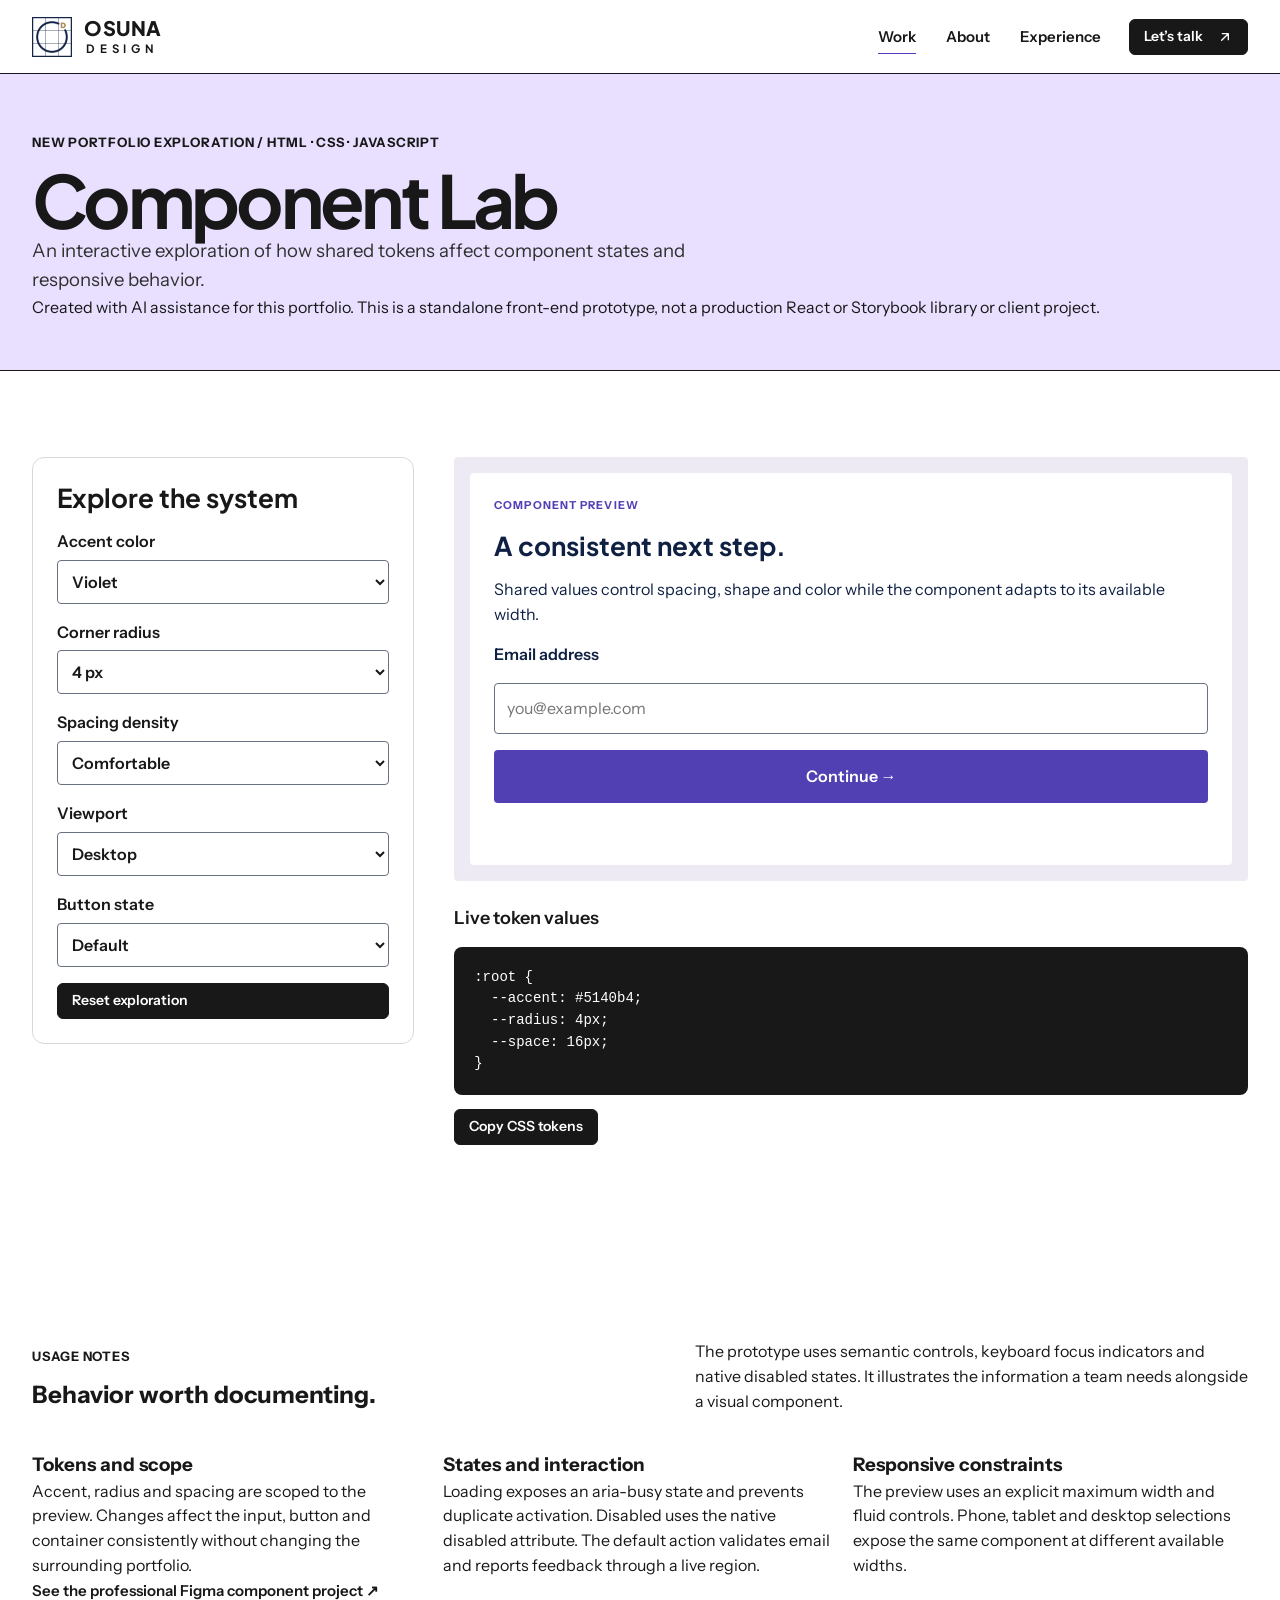
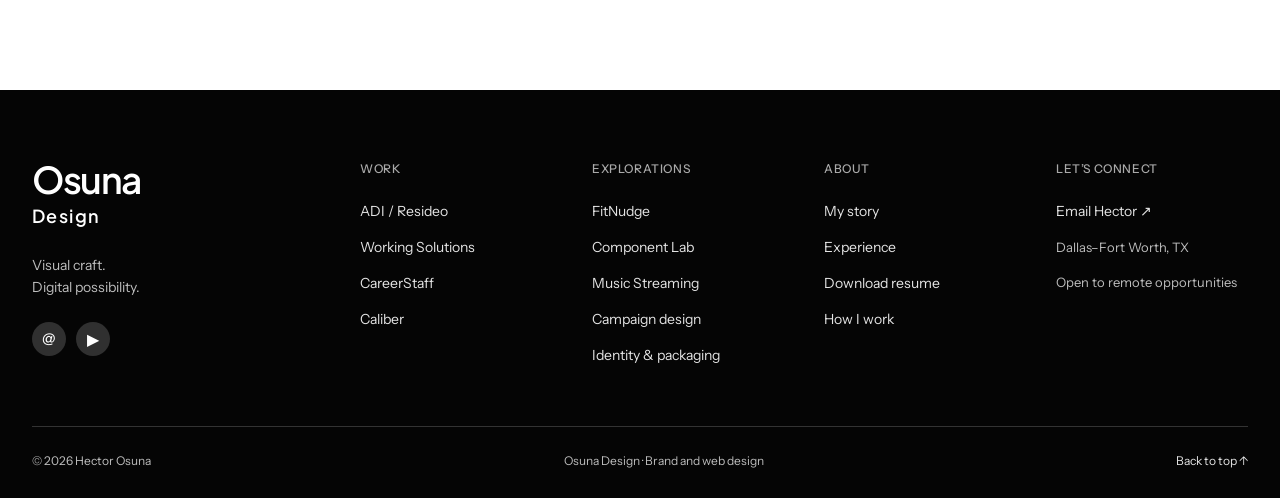
<file: component-lab.html>
<!DOCTYPE html>
<html lang="en">
<head>
<meta charset="utf-8">
<meta name="viewport" content="width=device-width,initial-scale=1">
<title>Component Lab — Hector Osuna</title>
<meta name="description" content="Interactive portfolio prototype exploring design tokens, responsive UI, component states and documented behavior.">
<meta name="theme-color" content="#0F2043">
<link rel="icon" href="favicon.ico?v=4" sizes="any">
<link rel="icon" type="image/png" sizes="32x32" href="favicon-32-v4.png">
<link rel="icon" type="image/png" sizes="192x192" href="favicon-192-v4.png">
<link rel="icon" type="image/svg+xml" href="favicon-v4.svg">
<link rel="apple-touch-icon" sizes="180x180" href="apple-touch-icon.png?v=4">

<link rel="preload" href="fonts/plus-jakarta-sans-latin-wght-normal.woff2" as="font" type="font/woff2" crossorigin>
<link rel="preload" href="fonts/instrument-sans-latin-wght-normal.woff2" as="font" type="font/woff2" crossorigin>
<link rel="stylesheet" href="css/site-v3.css">
<link rel="stylesheet" href="css/make-portfolio.css">
<link rel="stylesheet" href="css/component-lab.css">
</head>
<body class="case" id="top">
<a class="skip" href="#main">Skip to content</a>
<header class="nav">
  <div class="wrap nav__in">
    <a class="nav__brand" href="index.html" aria-label="Osuna Design, home"><img src="assets/osuna-mark.png" alt="" width="48" height="48"><span class="nav__word" aria-hidden="true"><b>OSUNA</b><small>DESIGN</small></span></a>
    <button class="nav__toggle" aria-label="Menu" aria-expanded="false"><span></span><span></span></button>
    <nav class="nav__links" aria-label="Main">
      <a href="index.html#work" aria-current="page">Work</a>
      <a href="about.html">About</a>
      <a href="resume.html">Experience</a>
      <a class="btn btn--solid btn--sm" href="mailto:hosuna23@gmail.com">Let&rsquo;s talk <svg viewBox="0 0 24 24" fill="none" stroke="currentColor" stroke-width="2" stroke-linecap="round" stroke-linejoin="round" aria-hidden="true"><path d="M7 17 17 7M8 7h9v9"/></svg></a>
    </nav>
  </div>
</header>
<main id="main"><section class="case-hero"><div class="wrap"><div class="label">New portfolio exploration / HTML · CSS · JavaScript</div><h1>Component Lab</h1><p class="lead">An interactive exploration of how shared tokens affect component states and responsive behavior.</p><p>Created with AI assistance for this portfolio. This is a standalone front-end prototype, not a production React or Storybook library or client project.</p></div></section><section class="band band--tight"><div class="wrap lab-layout"><form class="lab-controls" onsubmit="return false"><h2>Explore the system</h2><label>Accent color<select id="accent"><option value="#5140b4">Violet</option><option value="#006c60">Teal</option><option value="#a32259">Berry</option></select></label><label>Corner radius<select id="radius"><option value="4px">4 px</option><option value="12px">12 px</option><option value="24px">24 px</option></select></label><label>Spacing density<select id="space"><option value="16px">Comfortable</option><option value="10px">Compact</option><option value="24px">Spacious</option></select></label><label>Viewport<select id="viewport"><option value="100%">Desktop</option><option value="640px">Tablet</option><option value="360px">Phone</option></select></label><label>Button state<select id="state"><option value="default">Default</option><option value="loading">Loading</option><option value="disabled">Disabled</option></select></label><button class="btn btn--solid btn--sm" id="reset" type="button">Reset exploration</button></form><div><div id="lab-preview"><article class="lab-ui"><span class="lab-label">COMPONENT PREVIEW</span><h2>A consistent next step.</h2><p>Shared values control spacing, shape and color while the component adapts to its available width.</p><label for="lab-email">Email address</label><input autocomplete="email" id="lab-email" placeholder="you@example.com" type="email"/><button class="lab-action" id="lab-action" type="button">Continue →</button><p aria-live="polite" id="lab-status" role="status"></p></article></div><h3>Live token values</h3><pre id="tokens" tabindex="0"></pre><button class="btn btn--solid btn--sm" id="copy" type="button">Copy CSS tokens</button><p id="copy-status" role="status"></p></div></div></section><section class="band band--tight"><div class="wrap"><div class="head"><div><div class="label">Usage notes</div><h2>Behavior worth documenting.</h2></div><p>The prototype uses semantic controls, keyboard focus indicators and native disabled states. It illustrates the information a team needs alongside a visual component.</p></div><div class="cols" style="--c:3"><div><h3>Tokens and scope</h3><p>Accent, radius and spacing are scoped to the preview. Changes affect the input, button and container consistently without changing the surrounding portfolio.</p></div><div><h3>States and interaction</h3><p>Loading exposes an aria-busy state and prevents duplicate activation. Disabled uses the native disabled attribute. The default action validates email and reports feedback through a live region.</p></div><div><h3>Responsive constraints</h3><p>The preview uses an explicit maximum width and fluid controls. Phone, tablet and desktop selections expose the same component at different available widths.</p></div></div><a class="tlink" href="adi-resideo.html">See the professional Figma component project ↗</a></div></section></main>
<footer class="footer portfolio-footer">
  <div class="wrap portfolio-footer__grid">
    <div class="portfolio-footer__brand"><a class="portfolio-footer__word" href="index.html" aria-label="Osuna Design home">Osuna<span>Design</span></a><p>Visual craft.<br>Digital possibility.</p><div class="portfolio-footer__social"><a href="mailto:hosuna23@gmail.com" aria-label="Email Hector">@</a><a href="https://www.youtube.com/channel/UCTY4CvN-ywnszfTrNIxoCaA" target="_blank" rel="noopener" aria-label="Hector’s YouTube channel">▶</a></div></div>
    <nav aria-label="Featured work"><h2>WORK</h2><a href="adi-resideo.html">ADI / Resideo</a><a href="working-solutions.html">Working Solutions</a><a href="careerstaff.html">CareerStaff</a><a href="caliber.html">Caliber</a></nav>
    <nav aria-label="UI explorations"><h2>EXPLORATIONS</h2><a href="ui-ux-fitnudge.html">FitNudge</a><a href="component-lab.html">Component Lab</a><a href="music-streaming-app.html">Music Streaming</a><a href="integrated-campaign.html">Campaign design</a><a href="print-and-packaging.html">Identity &amp; packaging</a></nav>
    <nav aria-label="About Hector"><h2>ABOUT</h2><a href="about.html">My story</a><a href="resume.html">Experience</a><a href="assets/Hector-Osuna-Figma-Resume.docx" download>Download resume</a><a href="index.html#approach">How I work</a></nav>
    <nav aria-label="Contact"><h2>LET’S CONNECT</h2><a href="mailto:hosuna23@gmail.com">Email Hector ↗</a><span>Dallas–Fort Worth, TX</span><span>Open to remote opportunities</span></nav>
  </div>
  <div class="wrap portfolio-footer__bottom"><span>&copy; <span data-year></span> Hector Osuna</span><span>Osuna Design · Brand and web design</span><a href="#top">Back to top ↑</a></div>
</footer>
<script src="js/site.js"></script>
<script src="js/component-lab.js"></script>

</body>
</html>
</file>
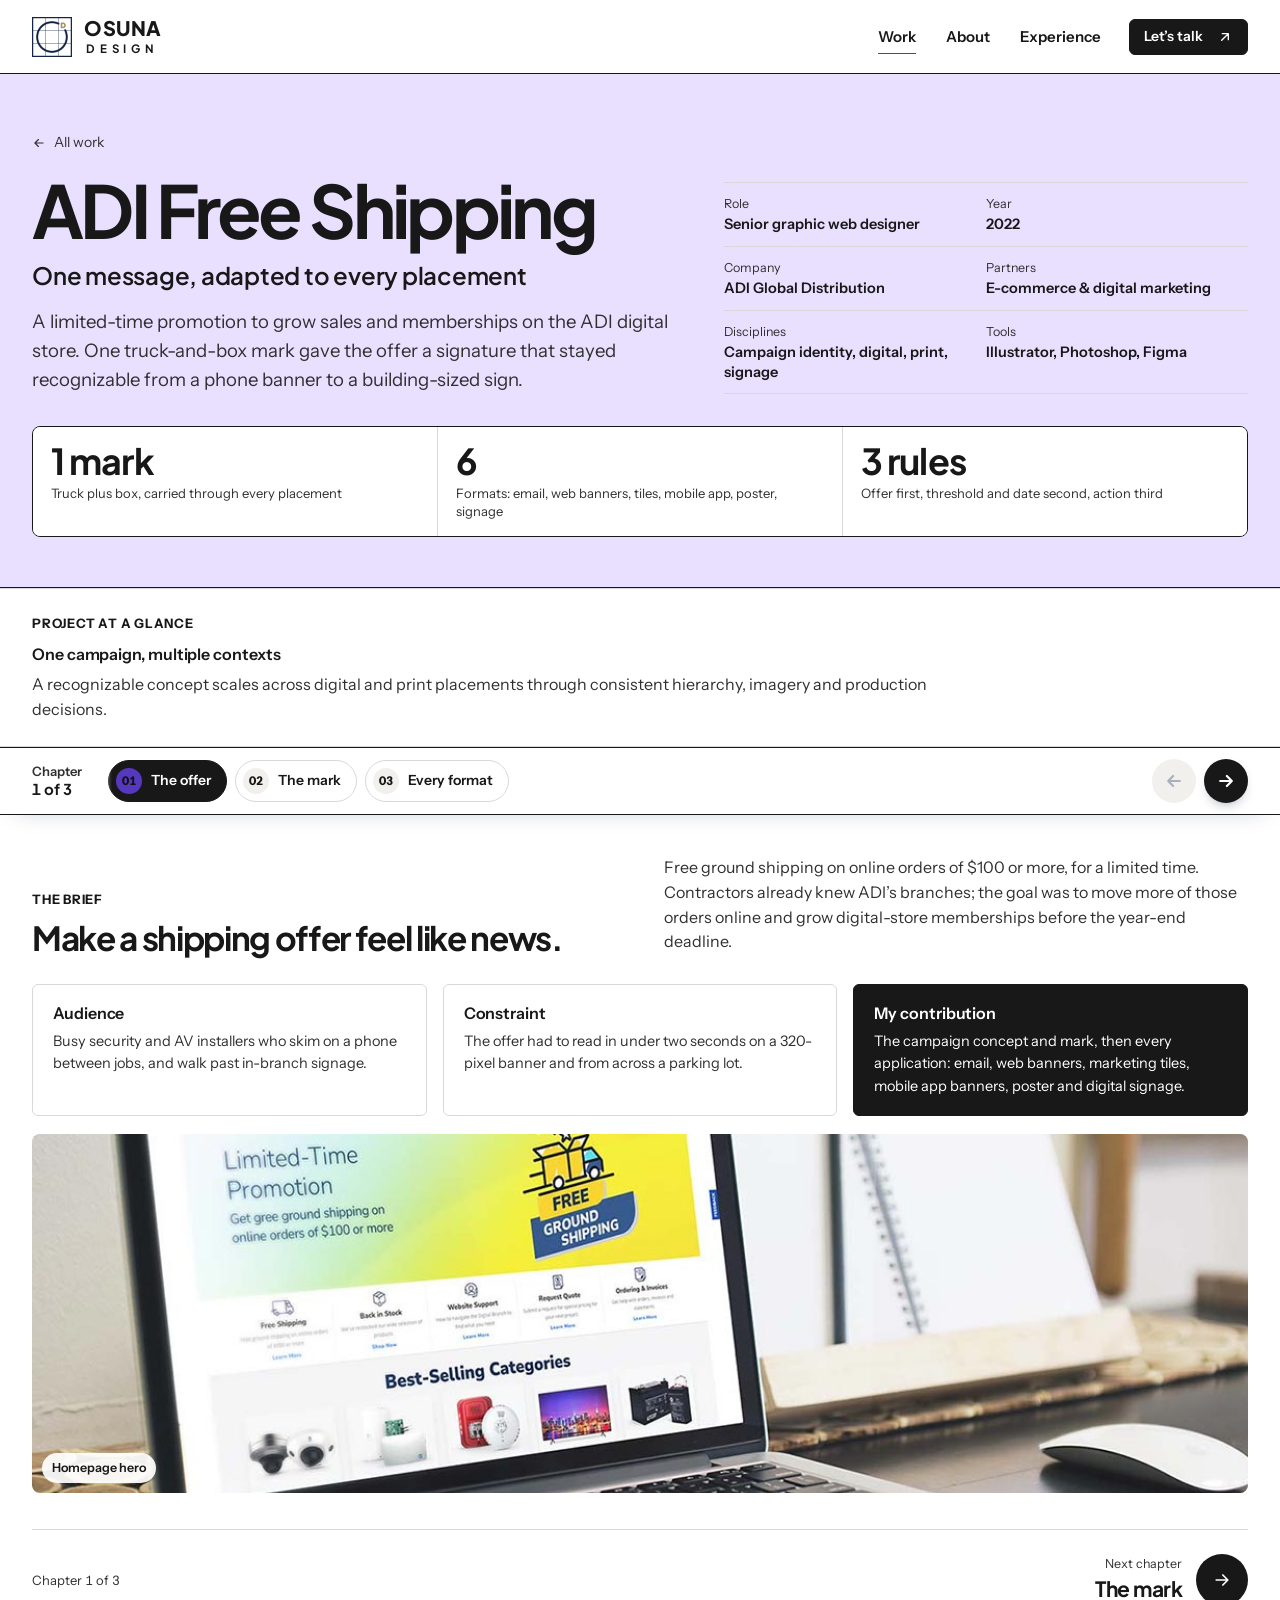
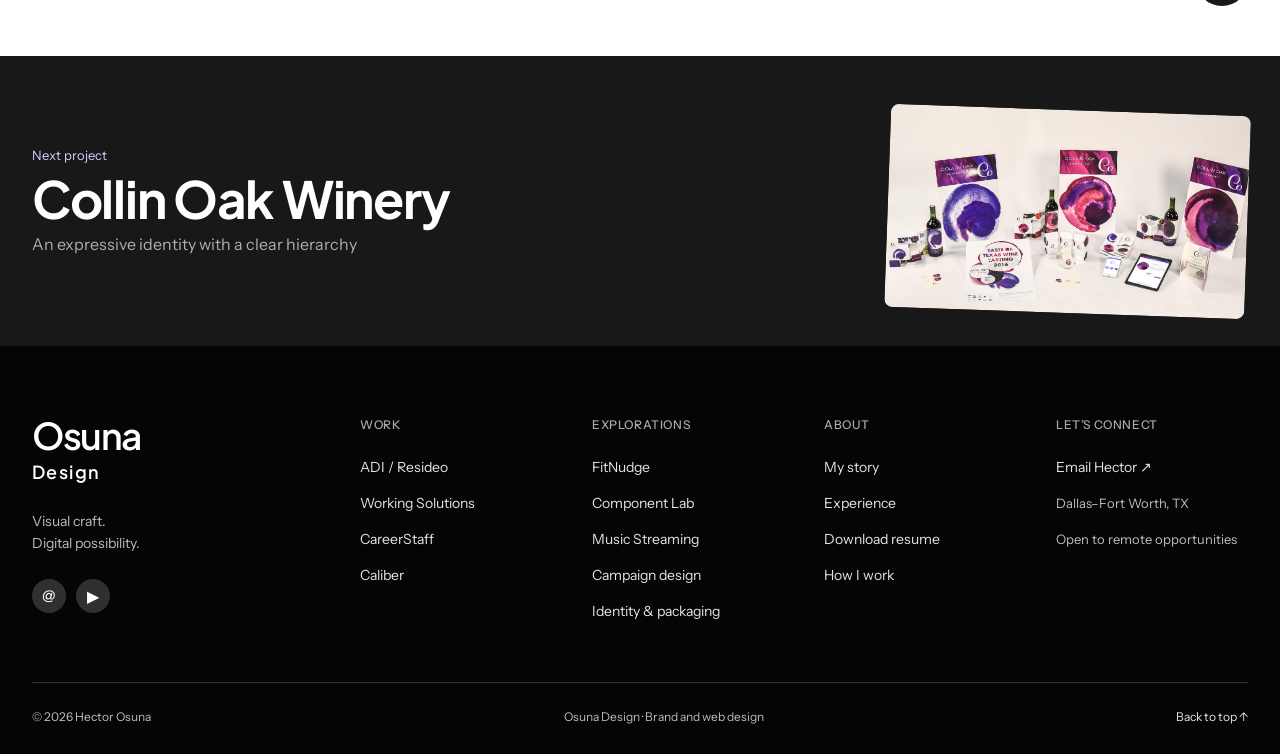
<file: integrated-campaign.html>
<!DOCTYPE html>
<html lang="en">
<head>
<meta charset="utf-8">
<meta name="viewport" content="width=device-width,initial-scale=1">
<title>ADI Free Shipping campaign — Hector Osuna</title>
<meta name="description" content="A promotional campaign for the ADI digital store: one visual idea adapted to email, web, mobile, poster and digital signage.">
<meta name="theme-color" content="#0F2043">
<link rel="icon" href="favicon.ico?v=4" sizes="any">
<link rel="icon" type="image/png" sizes="32x32" href="favicon-32-v4.png">
<link rel="icon" type="image/png" sizes="192x192" href="favicon-192-v4.png">
<link rel="icon" type="image/svg+xml" href="favicon-v4.svg">
<link rel="apple-touch-icon" sizes="180x180" href="apple-touch-icon.png?v=4">

<link rel="preload" href="fonts/plus-jakarta-sans-latin-wght-normal.woff2" as="font" type="font/woff2" crossorigin>
<link rel="preload" href="fonts/instrument-sans-latin-wght-normal.woff2" as="font" type="font/woff2" crossorigin>
<link rel="stylesheet" href="css/site-v3.css">
<link rel="stylesheet" href="css/make-portfolio.css">
</head>
<body class="case" id="top">
<a class="skip" href="#main">Skip to content</a>
<header class="nav">
  <div class="wrap nav__in">
    <a class="nav__brand" href="index.html" aria-label="Osuna Design, home"><img src="assets/osuna-mark.png" alt="" width="48" height="48"><span class="nav__word" aria-hidden="true"><b>OSUNA</b><small>DESIGN</small></span></a>
    <button class="nav__toggle" aria-label="Menu" aria-expanded="false"><span></span><span></span></button>
    <nav class="nav__links" aria-label="Main">
      <a href="index.html#work" aria-current="page">Work</a>
      <a href="about.html">About</a>
      <a href="resume.html">Experience</a>
      <a class="btn btn--solid btn--sm" href="mailto:hosuna23@gmail.com">Let&rsquo;s talk <svg viewBox="0 0 24 24" fill="none" stroke="currentColor" stroke-width="2" stroke-linecap="round" stroke-linejoin="round" aria-hidden="true"><path d="M7 17 17 7M8 7h9v9"/></svg></a>
    </nav>
  </div>
</header>
<main id="main">
<section class="case-hero">
  <div class="wrap">
    <a class="crumb" href="index.html#work"><svg viewBox="0 0 24 24" fill="none" stroke="currentColor" stroke-width="2" stroke-linecap="round" stroke-linejoin="round" aria-hidden="true"><path d="M19 12H5M11 6l-6 6 6 6"/></svg>All work</a>
    <div class="case-hero__grid">
      <div>
        <h1>ADI Free Shipping</h1>
        <p class="sub">One message, adapted to every placement</p>
        <p class="lead">A limited-time promotion to grow sales and memberships on the ADI digital store. One truck-and-box mark gave the offer a signature that stayed recognizable from a phone banner to a building-sized sign.</p>
      </div>
      <dl class="meta">
        <div><dt>Role</dt><dd>Senior graphic web designer</dd></div>
        <div><dt>Year</dt><dd>2022</dd></div>
        <div><dt>Company</dt><dd>ADI Global Distribution</dd></div>
        <div><dt>Partners</dt><dd>E-commerce &amp; digital marketing</dd></div>
        <div><dt>Disciplines</dt><dd>Campaign identity, digital, print, signage</dd></div>
        <div><dt>Tools</dt><dd>Illustrator, Photoshop, Figma</dd></div>
      </dl>
    </div>
    <div class="figures" style="--n:3">
      <div class="figure"><strong>1 mark</strong><span>Truck plus box, carried through every placement</span></div>
      <div class="figure"><strong data-count="6">6</strong><span>Formats: email, web banners, tiles, mobile app, poster, signage</span></div>
      <div class="figure"><strong>3 rules</strong><span>Offer first, threshold and date second, action third</span></div>
    </div>
  </div>
</section>

<section class="case-relevance"><div class="wrap"><span class="label">Project at a glance</span><h2 class="h4">One campaign, multiple contexts</h2><p class="body">A recognizable concept scales across digital and print placements through consistent hierarchy, imagery and production decisions.</p></div></section>

<div data-chapters>

<section class="chapter" id="ch-1" data-title="The offer">
  <div class="wrap">
    <div class="chapter__head" data-anim>
      <div><span class="label">The brief</span><h2 class="h2">Make a shipping offer feel like news.</h2></div>
      <p class="body">Free ground shipping on online orders of $100 or more, for a limited time. Contractors already knew ADI&rsquo;s branches; the goal was to move more of those orders online and grow digital-store memberships before the year-end deadline.</p>
    </div>
    <div class="cols" style="--c:3" data-anim>
      <div class="card"><h3 class="h4">Audience</h3><p>Busy security and AV installers who skim on a phone between jobs, and walk past in-branch signage.</p></div>
      <div class="card"><h3 class="h4">Constraint</h3><p>The offer had to read in under two seconds on a 320-pixel banner and from across a parking lot.</p></div>
      <div class="card card--dark"><h3 class="h4">My contribution</h3><p>The campaign concept and mark, then every application: email, web banners, marketing tiles, mobile app banners, poster and digital signage.</p></div>
    </div>
    <figure class="media" style="margin-top:18px;height:clamp(220px,28vw,360px)" data-zoom data-title="Campaign on the ADI website" data-anim><img src="assets/dso-selected/marketing-blog_img_02.jpg" alt="Free Shipping hero on the ADI homepage, shown on a laptop" style="object-position:center 40%"><figcaption>Homepage hero</figcaption></figure>
  </div>
</section>

<section class="chapter" id="ch-2" data-title="The mark" hidden>
  <div class="wrap">
    <div class="chapter__head" data-anim>
      <div><span class="label">A visual shorthand</span><h2 class="h2">Truck plus box equals the offer.</h2></div>
      <p class="body">Two universal icons, combined into a single badge with speed lines and a stamped banner. Because the mark carries the meaning, every layout could shrink the copy down to the essentials.</p>
    </div>
    <div class="eq" id="eq" data-anim>
      <div class="eq__item"><svg viewBox="0 0 48 48" fill="none" stroke-width="2.4" stroke-linejoin="round"><path d="M4 14h24v18H4zM28 20h9l7 7v5H28z"/><circle cx="13" cy="35" r="4" fill="#fff"/><circle cx="36" cy="35" r="4" fill="#fff"/></svg></div>
      <span class="eq__op">+</span>
      <div class="eq__item"><svg viewBox="0 0 48 48" fill="none" stroke-width="2.4" stroke-linejoin="round"><path d="M24 6 40 14v20L24 42 8 34V14z"/><path d="M8 14l16 8 16-8M24 22v20"/></svg></div>
      <span class="eq__op">=</span>
      <figure class="media" style="width:clamp(180px,24vw,300px);aspect-ratio:1170/620;border-radius:var(--r-md)" data-zoom data-title="Final campaign mark"><img src="assets/dso-selected/marketing-campaign_img_01.jpg" alt="Free Ground Shipping mark: a truck carrying an open box, with a blue banner"></figure>
    </div>
    <div class="split" style="margin-top:28px">
      <div class="stack" data-anim>
        <div class="note"><h3 class="h4">Motion without animation</h3><p>Speed lines behind the truck say &ldquo;fast&rdquo; even on a static poster.</p></div>
        <div class="note"><h3 class="h4">Warm against cool</h3><p>Yellow lettering on a deep blue banner gives the offer its own signature inside ADI&rsquo;s blue brand.</p></div>
        <div class="note"><h3 class="h4">Built to shrink</h3><p>Thick strokes and few details keep the mark legible at 64 pixels.</p></div>
      </div>
      <div data-anim>
        <span class="label">Campaign palette, select to copy</span>
        <div class="swatches" style="--c:4">
          <button class="swatch" style="--c:#EFEB27" data-copy="#EFEB27"><i></i><span><b>Signal yellow</b><small>#EFEB27</small></span></button>
          <button class="swatch" style="--c:#F8C313" data-copy="#F8C313"><i></i><span><b>Amber</b><small>#F8C313</small></span></button>
          <button class="swatch" style="--c:#2D5588" data-copy="#2D5588"><i></i><span><b>Banner blue</b><small>#2D5588</small></span></button>
          <button class="swatch" style="--c:#030104" data-copy="#030104"><i></i><span><b>Line black</b><small>#030104</small></span></button>
        </div>
        <figure class="media" style="aspect-ratio:1170/620;margin-top:12px" data-zoom data-title="Mark construction"><img src="assets/dso-selected/marketing-campaign_img_02.jpg" alt="Construction: a truck icon plus a box icon equals the campaign mark" loading="lazy"><figcaption>Construction</figcaption></figure>
      </div>
    </div>
  </div>
</section>

<section class="chapter" id="ch-3" data-title="Every format" hidden>
  <div class="wrap">
    <div class="chapter__head" data-anim>
      <div><span class="label">Adaptation</span><h2 class="h2">The same message, sized for each moment.</h2></div>
      <p class="body">The concept changes scale without losing its identity. Pick a placement to see how the layout and copy were adjusted for it.</p>
    </div>
    <div class="split">
      <div class="vtabs" data-tabs="fmt" data-anim>
        <button data-tab="web" aria-selected="true"><span class="n">01</span><span><b>Web hero &amp; banners</b><small>Homepage, category pages, cart</small></span></button>
        <button data-tab="poster"><span class="n">02</span><span><b>In-branch poster</b><small>Counter and window placements</small></span></button>
        <button data-tab="sign"><span class="n">03</span><span><b>Digital signage</b><small>Large-format, seen from a distance</small></span></button>
        <button data-tab="small"><span class="n">04</span><span><b>Email, tiles &amp; mobile app</b><small>The smallest placements</small></span></button>
      </div>
      <div data-anim>
        <div data-tabpanel="fmt:web" class="stack"><figure class="media ar-16x9" data-zoom data-title="Web placement"><img src="assets/dso-selected/marketing-blog_img_02.jpg" alt="Campaign hero on the ADI website"></figure><p class="body"><b>Adjustment:</b> the mark sits right, the headline and threshold left, so the &ldquo;Shop now&rdquo; button lands where the eye finishes reading.</p></div>
        <div data-tabpanel="fmt:poster" hidden>
          <div class="hotspots media ar-16x9" style="overflow:visible">
            <img src="assets/dso-selected/marketing-blog_img_03.jpg" alt="Free Ground Shipping poster on a yellow wall" style="border-radius:var(--r-md)">
            <div class="hot tip-right" style="--x:29%;--y:14%"><button class="hot__pin" aria-label="Headline">1</button><div class="hot__tip"><b>Urgency first</b><span>&ldquo;Limited-Time Offer&rdquo; tops the page to stop people mid-walk.</span></div></div>
            <div class="hot tip-right" style="--x:30%;--y:46%"><button class="hot__pin" aria-label="Mark">2</button><div class="hot__tip"><b>The mark does the talking</b><span>Sized to fill the middle third, readable from across the branch.</span></div></div>
            <div class="hot tip-right" style="--x:22%;--y:84%"><button class="hot__pin" aria-label="Details">3</button><div class="hot__tip"><b>Threshold and date</b><span>&ldquo;$100 or more until Dec. 4&rdquo; in a single calm blue panel.</span></div></div>
            <div class="hot tip-left" style="--x:39%;--y:84%"><button class="hot__pin" aria-label="QR code">4</button><div class="hot__tip"><b>Print to online</b><span>A QR code takes branch visitors straight to the digital store.</span></div></div>
          </div>
          <p class="hint">Select the pins to read the hierarchy</p>
        </div>
        <div data-tabpanel="fmt:sign" class="stack" hidden><figure class="media ar-16x9" data-zoom data-title="Digital signage"><img src="assets/dso-selected/marketing-blog_img_04.jpg" alt="Campaign on a large digital sign outside a building"></figure><p class="body"><b>Adjustment:</b> copy cut to a headline and one line; the mark grows to a third of the screen so it reads at a distance and in a few seconds.</p></div>
        <div data-tabpanel="fmt:small" class="card" style="padding:24px" hidden>
          <h3 class="h3" style="margin-bottom:10px">Where every pixel counts</h3>
          <p class="body">In the smallest placements the mark carries the message alone, with the threshold as the only supporting line.</p>
          <ul class="ticks" style="margin-top:14px"><li><b>Email header.</b> Mark plus one line, so it survives image-blocking with live text below.</li><li><b>Marketing tiles.</b> Square crops for category pages and the cart, mark centered.</li><li><b>Mobile app banner.</b> Horizontal lockup, mark left, threshold right, no secondary copy.</li></ul>
        </div>
      </div>
    </div>
  </div>
</section>

</div>

<a class="next-project" href="print-and-packaging.html">
  <div class="wrap next-project__in">
    <div><small>Next project</small><b>Collin Oak Winery</b><span class="k">An expressive identity with a clear hierarchy</span></div>
    <figure><img src="assets/dso-selected/packaging-design-img-01.jpg" alt="" loading="lazy"></figure>
  </div>
</a>
</main>
<footer class="footer portfolio-footer">
  <div class="wrap portfolio-footer__grid">
    <div class="portfolio-footer__brand"><a class="portfolio-footer__word" href="index.html" aria-label="Osuna Design home">Osuna<span>Design</span></a><p>Visual craft.<br>Digital possibility.</p><div class="portfolio-footer__social"><a href="mailto:hosuna23@gmail.com" aria-label="Email Hector">@</a><a href="https://www.youtube.com/channel/UCTY4CvN-ywnszfTrNIxoCaA" target="_blank" rel="noopener" aria-label="Hector’s YouTube channel">▶</a></div></div>
    <nav aria-label="Featured work"><h2>WORK</h2><a href="adi-resideo.html">ADI / Resideo</a><a href="working-solutions.html">Working Solutions</a><a href="careerstaff.html">CareerStaff</a><a href="caliber.html">Caliber</a></nav>
    <nav aria-label="UI explorations"><h2>EXPLORATIONS</h2><a href="ui-ux-fitnudge.html">FitNudge</a><a href="component-lab.html">Component Lab</a><a href="music-streaming-app.html">Music Streaming</a><a href="integrated-campaign.html">Campaign design</a><a href="print-and-packaging.html">Identity &amp; packaging</a></nav>
    <nav aria-label="About Hector"><h2>ABOUT</h2><a href="about.html">My story</a><a href="resume.html">Experience</a><a href="assets/Hector-Osuna-Figma-Resume.docx" download>Download resume</a><a href="index.html#approach">How I work</a></nav>
    <nav aria-label="Contact"><h2>LET’S CONNECT</h2><a href="mailto:hosuna23@gmail.com">Email Hector ↗</a><span>Dallas–Fort Worth, TX</span><span>Open to remote opportunities</span></nav>
  </div>
  <div class="wrap portfolio-footer__bottom"><span>&copy; <span data-year></span> Hector Osuna</span><span>Osuna Design · Brand and web design</span><a href="#top">Back to top ↑</a></div>
</footer>
<script src="js/site.js"></script>

</body>
</html>
</file>
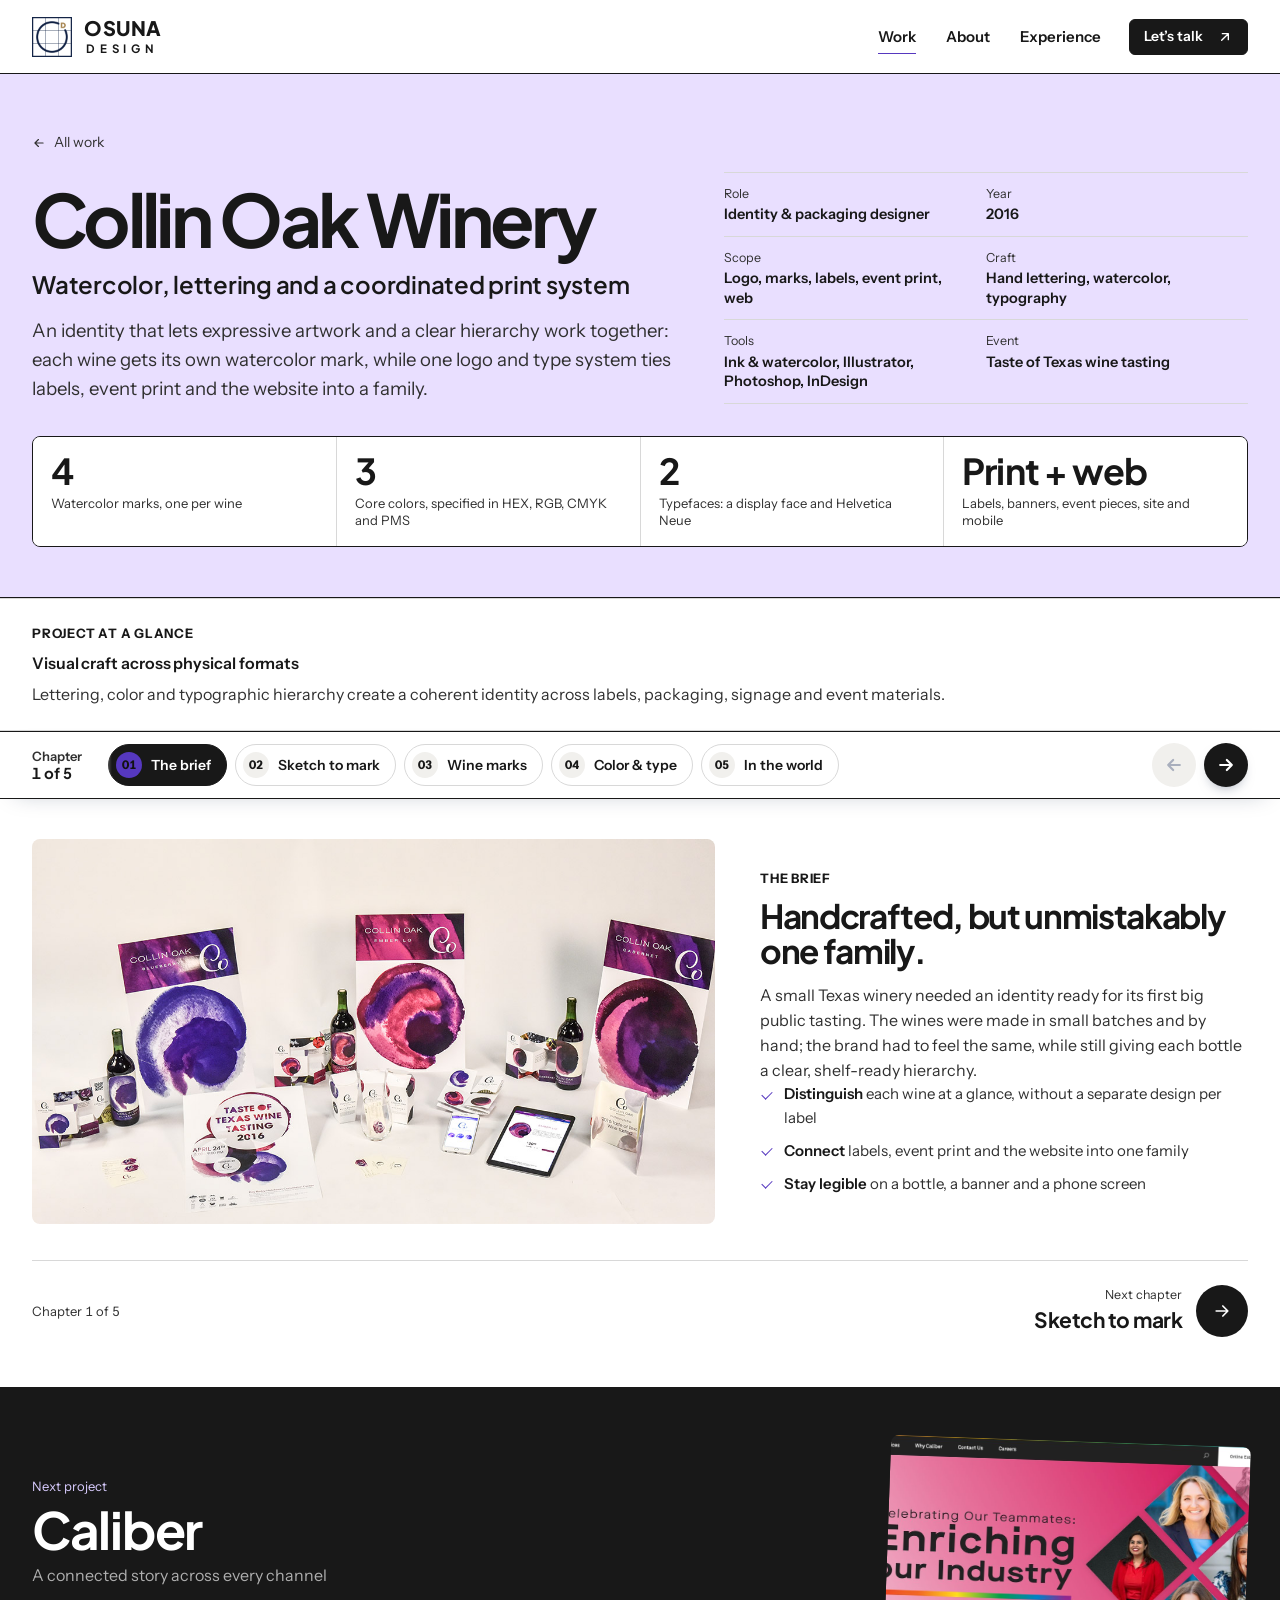
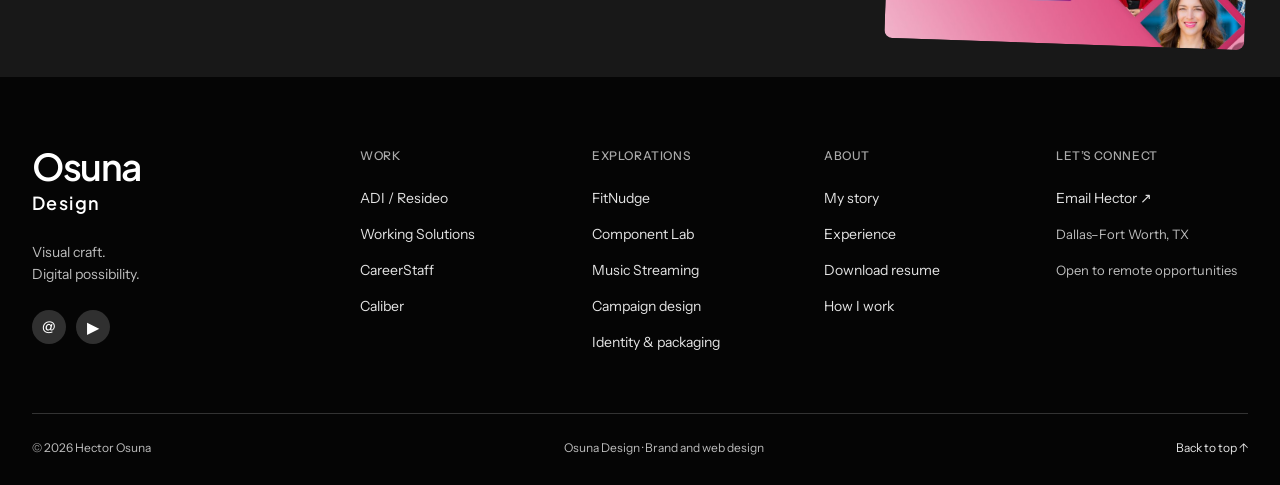
<file: print-and-packaging.html>
<!DOCTYPE html>
<html lang="en">
<head>
<meta charset="utf-8">
<meta name="viewport" content="width=device-width,initial-scale=1">
<title>Collin Oak Winery identity — Hector Osuna</title>
<meta name="description" content="A winery identity built on hand lettering and watercolor marks, carried through labels, event print and digital.">
<meta name="theme-color" content="#0F2043">
<link rel="icon" href="favicon.ico?v=4" sizes="any">
<link rel="icon" type="image/png" sizes="32x32" href="favicon-32-v4.png">
<link rel="icon" type="image/png" sizes="192x192" href="favicon-192-v4.png">
<link rel="icon" type="image/svg+xml" href="favicon-v4.svg">
<link rel="apple-touch-icon" sizes="180x180" href="apple-touch-icon.png?v=4">

<link rel="preload" href="fonts/plus-jakarta-sans-latin-wght-normal.woff2" as="font" type="font/woff2" crossorigin>
<link rel="preload" href="fonts/instrument-sans-latin-wght-normal.woff2" as="font" type="font/woff2" crossorigin>
<link rel="stylesheet" href="css/site-v3.css">
<link rel="stylesheet" href="css/make-portfolio.css">
</head>
<body class="case" id="top">
<a class="skip" href="#main">Skip to content</a>
<header class="nav">
  <div class="wrap nav__in">
    <a class="nav__brand" href="index.html" aria-label="Osuna Design, home"><img src="assets/osuna-mark.png" alt="" width="48" height="48"><span class="nav__word" aria-hidden="true"><b>OSUNA</b><small>DESIGN</small></span></a>
    <button class="nav__toggle" aria-label="Menu" aria-expanded="false"><span></span><span></span></button>
    <nav class="nav__links" aria-label="Main">
      <a href="index.html#work" aria-current="page">Work</a>
      <a href="about.html">About</a>
      <a href="resume.html">Experience</a>
      <a class="btn btn--solid btn--sm" href="mailto:hosuna23@gmail.com">Let&rsquo;s talk <svg viewBox="0 0 24 24" fill="none" stroke="currentColor" stroke-width="2" stroke-linecap="round" stroke-linejoin="round" aria-hidden="true"><path d="M7 17 17 7M8 7h9v9"/></svg></a>
    </nav>
  </div>
</header>
<main id="main">
<section class="case-hero">
  <div class="wrap">
    <a class="crumb" href="index.html#work"><svg viewBox="0 0 24 24" fill="none" stroke="currentColor" stroke-width="2" stroke-linecap="round" stroke-linejoin="round" aria-hidden="true"><path d="M19 12H5M11 6l-6 6 6 6"/></svg>All work</a>
    <div class="case-hero__grid">
      <div>
        <h1>Collin Oak Winery</h1>
        <p class="sub">Watercolor, lettering and a coordinated print system</p>
        <p class="lead">An identity that lets expressive artwork and a clear hierarchy work together: each wine gets its own watercolor mark, while one logo and type system ties labels, event print and the website into a family.</p>
      </div>
      <dl class="meta">
        <div><dt>Role</dt><dd>Identity &amp; packaging designer</dd></div>
        <div><dt>Year</dt><dd>2016</dd></div>
        <div><dt>Scope</dt><dd>Logo, marks, labels, event print, web</dd></div>
        <div><dt>Craft</dt><dd>Hand lettering, watercolor, typography</dd></div>
        <div><dt>Tools</dt><dd>Ink &amp; watercolor, Illustrator, Photoshop, InDesign</dd></div>
        <div><dt>Event</dt><dd>Taste of Texas wine tasting</dd></div>
      </dl>
    </div>
    <div class="figures" style="--n:4">
      <div class="figure"><strong data-count="4">4</strong><span>Watercolor marks, one per wine</span></div>
      <div class="figure"><strong data-count="3">3</strong><span>Core colors, specified in HEX, RGB, CMYK and PMS</span></div>
      <div class="figure"><strong data-count="2">2</strong><span>Typefaces: a display face and Helvetica Neue</span></div>
      <div class="figure"><strong>Print + web</strong><span>Labels, banners, event pieces, site and mobile</span></div>
    </div>
  </div>
</section>

<section class="case-relevance"><div class="wrap"><span class="label">Project at a glance</span><h2 class="h4">Visual craft across physical formats</h2><p class="body">Lettering, color and typographic hierarchy create a coherent identity across labels, packaging, signage and event materials.</p></div></section>

<div data-chapters>

<section class="chapter" id="ch-1" data-title="The brief">
  <div class="wrap">
    <div class="split split--rev split--center">
      <figure class="media ar-16x9" data-zoom data-title="The full identity family" data-anim><img src="assets/dso-selected/packaging-design-img-01.jpg" alt="Bottles, banners, cups, cards and a tablet showing the Collin Oak identity"></figure>
      <div class="stack" style="--s:16px" data-anim>
        <div><span class="label">The brief</span><h2 class="h2">Handcrafted, but unmistakably one family.</h2></div>
        <p class="body">A small Texas winery needed an identity ready for its first big public tasting. The wines were made in small batches and by hand; the brand had to feel the same, while still giving each bottle a clear, shelf-ready hierarchy.</p>
        <ul class="ticks"><li><b>Distinguish</b> each wine at a glance, without a separate design per label</li><li><b>Connect</b> labels, event print and the website into one family</li><li><b>Stay legible</b> on a bottle, a banner and a phone screen</li></ul>
      </div>
    </div>
  </div>
</section>

<section class="chapter" id="ch-2" data-title="Sketch to mark" hidden>
  <div class="wrap">
    <div class="chapter__head" data-anim>
      <div><span class="label">Exploration</span><h2 class="h2">From a page of sketches to a two-letter monogram.</h2></div>
      <p class="body">I explored oak leaves, birds and barrels before landing on lettering alone. The interlocking C and O carries the personality; the spaced capitals underneath carry the clarity.</p>
    </div>
    <div class="flow" style="--c:4;margin-bottom:22px" data-anim>
      <div class="flow__step" style="--i:0"><span class="flow__dot">1</span><h3 class="h4">Sketch</h3><p>Dozens of pencil and brush-pen thumbnails.</p></div>
      <div class="flow__step" style="--i:1"><span class="flow__dot">2</span><h3 class="h4">Narrow</h3><p>Pictorial ideas dropped for lettering.</p></div>
      <div class="flow__step" style="--i:2"><span class="flow__dot">3</span><h3 class="h4">Refine</h3><p>The C&ndash;O ligature redrawn and vectorized.</p></div>
      <div class="flow__step" style="--i:3"><span class="flow__dot">4</span><h3 class="h4">Pair</h3><p>Monogram locked up with a quiet logotype.</p></div>
    </div>
    <div class="cols" style="--c:2" data-gallery data-anim>
      <figure class="media ar-16x9" data-zoom data-title="Logo exploration sketches"><img src="assets/dso-selected/packaging-design-img-02.jpg" alt="Sketchbook with logo explorations" loading="lazy"><figcaption>Sketchbook</figcaption></figure>
      <figure class="media ar-16x9" data-zoom data-title="Logotype and watercolor marks"><img src="assets/dso-selected/packaging-design-img-03.jpg" alt="Final logomark, logotype and four watercolor marks" loading="lazy"><figcaption>Final marks</figcaption></figure>
    </div>
  </div>
</section>

<section class="chapter" id="ch-3" data-title="Wine marks" hidden>
  <div class="wrap">
    <div class="split">
      <div class="stack" style="--s:16px" data-anim>
        <div><span class="label">The flavor system</span><h2 class="h2">One label, four watercolor stories.</h2></div>
        <p class="body">Every bottle shares the same white label, logo and type. Only the watercolor mark changes, so a shopper can tell the wines apart from across the room. Choose a mark.</p>
        <div class="flavors" data-tabs="fl" id="flavors">
          <button class="flavor" data-tab="ember" style="--c:#853264" aria-selected="true"><i></i><b>Ember Lo</b></button>
          <button class="flavor" data-tab="cab" style="--c:#6B2E6E"><i></i><b>Cabernet</b></button>
          <button class="flavor" data-tab="blue" style="--c:#2B3C73"><i></i><b>Blueberry</b></button>
          <button class="flavor" data-tab="oak" style="--c:#4A3144"><i></i><b>Collin Oak</b></button>
        </div>
        <div class="flavor-panel" id="flavorPanel" style="--c:#853264">
          <div data-tabpanel="fl:ember"><h3 class="h3">Ember Lo</h3><p class="body" style="margin-top:6px">A warm magenta wash with the most pigment at its center, like a glow. The brightest mark in the family, made for the front of the shelf.</p></div>
          <div data-tabpanel="fl:cab" hidden><h3 class="h3">Cabernet</h3><p class="body" style="margin-top:6px">Violet layered over violet with hard, dried edges. Denser and darker, to signal the fuller red.</p></div>
          <div data-tabpanel="fl:blue" hidden><h3 class="h3">Blueberry</h3><p class="body" style="margin-top:6px">Indigo bleeding into lavender, the coolest mark. It keeps the fruit wine clearly apart from the grape varietals.</p></div>
          <div data-tabpanel="fl:oak" hidden><h3 class="h3">Collin Oak</h3><p class="body" style="margin-top:6px">The house mark: a loose, splattered blend of all three colors, used on the signature bottle, banners and event pieces.</p></div>
        </div>
      </div>
      <div data-anim>
        <figure class="media ar-16x9" data-zoom data-title="Bottles" style="background:#eee"><img id="flavorImg" src="assets/dso-selected/packaging-design-img-05.jpg" alt="Two bottles with the Ember Lo watercolor mark" style="transition:opacity .4s"></figure>
        <div class="cols" style="--c:3;--g:8px;margin-top:8px">
          <figure class="media ar-16x9" data-zoom data-title="Bottle study 1"><img src="assets/dso-selected/packaging-design-img-05.jpg" alt="Bottle study with a magenta mark" loading="lazy"></figure>
          <figure class="media ar-16x9" data-zoom data-title="Bottle study 2"><img src="assets/dso-selected/packaging-design-img-06.jpg" alt="Bottle study with a blue mark" loading="lazy"></figure>
          <figure class="media ar-16x9" data-zoom data-title="Bottle study 3"><img src="assets/dso-selected/packaging-design-img-07.jpg" alt="Bottle study with a violet mark" loading="lazy"></figure>
        </div>
      </div>
    </div>
  </div>
</section>

<section class="chapter" id="ch-4" data-title="Color &amp; type" hidden>
  <div class="wrap">
    <div class="chapter__head" data-anim>
      <div><span class="label">Specifications</span><h2 class="h2">Expressive art, precise specs.</h2></div>
      <p class="body">Watercolor is unpredictable; production can&rsquo;t be. Each brand color is specified for screen, print and spot color so labels, banners and the website match. Select a color to copy it.</p>
    </div>
    <div class="split split--rev">
      <figure class="media media--contain ar-16x9" data-zoom data-title="Color and typography specifications" data-anim><img src="assets/dso-selected/packaging-design-img-04.png" alt="Specification sheet with logos, watercolor marks, colors and typefaces" loading="lazy"></figure>
      <div class="stack" style="--s:16px" data-anim>
        <div class="swatches" style="--c:3">
          <button class="swatch" style="--c:#853264" data-copy="#853264"><i></i><span><b>Berry</b><small>#853264</small></span></button>
          <button class="swatch" style="--c:#4A3144" data-copy="#4A3144"><i></i><span><b>Barrel</b><small>#4A3144</small></span></button>
          <button class="swatch" style="--c:#2B3C73" data-copy="#2B3C73"><i></i><span><b>Indigo</b><small>#2B3C73</small></span></button>
        </div>
        <div class="card"><h3 class="h4">Display: Disco</h3><p>Widely tracked capitals for the logotype and headlines, echoing the airy spacing of the monogram.</p></div>
        <div class="card"><h3 class="h4">Text: Helvetica Neue</h3><p>Neutral and readable at label sizes, so the watercolor stays the hero.</p></div>
      </div>
    </div>
  </div>
</section>

<section class="chapter" id="ch-5" data-title="In the world" hidden>
  <div class="wrap">
    <div class="chapter__head" data-anim>
      <div><span class="label">Applications</span><h2 class="h2">From the tasting room to the phone.</h2></div>
      <p class="body">The same marks scale up to hanging banners and down to a mobile homepage, each one choosing which wine to lead with. These are presentation mockups from the original project.</p>
    </div>
    <div data-anim><div class="seg" data-tabs="world"><button data-tab="event" aria-selected="true">Event banner</button><button data-tab="table">Table &amp; web</button><button data-tab="phone">Mobile</button></div></div>
    <div style="margin-top:16px" data-anim>
      <div data-tabpanel="world:event" class="split split--rev split--center"><figure class="media ar-16x9" data-zoom data-title="Taste of Texas banner"><img src="assets/dso-selected/packaging-design-img-08.jpg" alt="Hanging banner for the Taste of Texas wine tasting" loading="lazy"></figure><div class="stack"><h3 class="h3">Taste of Texas banner</h3><p class="body">A tall format where the house mark becomes the focal point and the event details sit in a simple stack below. Readable from across a crowded hall.</p></div></div>
      <div data-tabpanel="world:table" class="split split--rev split--center" hidden><figure class="media ar-16x9" data-zoom data-title="Table setting with laptop and tablet"><img src="assets/dso-selected/packaging-design-img-09.jpg" alt="Bottle, plates and a laptop and tablet showing the website" loading="lazy"></figure><div class="stack"><h3 class="h3">Table setting &amp; website</h3><p class="body">Branded plates and a website where the three wine marks become navigation: pick a color, see the wine.</p></div></div>
      <div data-tabpanel="world:phone" class="split split--rev split--center" hidden><figure class="media ar-16x9" data-zoom data-title="Mobile homepage"><img src="assets/dso-selected/packaging-design-img-10.jpg" alt="Phone showing the mobile homepage with three watercolor marks" loading="lazy"></figure><div class="stack"><h3 class="h3">Mobile homepage</h3><p class="body">The monogram and three marks fit one screen, keeping the shelf hierarchy intact in a 375-pixel column.</p></div></div>
    </div>
  </div>
</section>

</div>

<a class="next-project" href="caliber.html">
  <div class="wrap next-project__in">
    <div><small>Next project</small><b>Caliber</b><span class="k">A connected story across every channel</span></div>
    <figure><img src="assets/caliber/campaign-landing.jpg" alt="" loading="lazy"></figure>
  </div>
</a>
</main>
<footer class="footer portfolio-footer">
  <div class="wrap portfolio-footer__grid">
    <div class="portfolio-footer__brand"><a class="portfolio-footer__word" href="index.html" aria-label="Osuna Design home">Osuna<span>Design</span></a><p>Visual craft.<br>Digital possibility.</p><div class="portfolio-footer__social"><a href="mailto:hosuna23@gmail.com" aria-label="Email Hector">@</a><a href="https://www.youtube.com/channel/UCTY4CvN-ywnszfTrNIxoCaA" target="_blank" rel="noopener" aria-label="Hector’s YouTube channel">▶</a></div></div>
    <nav aria-label="Featured work"><h2>WORK</h2><a href="adi-resideo.html">ADI / Resideo</a><a href="working-solutions.html">Working Solutions</a><a href="careerstaff.html">CareerStaff</a><a href="caliber.html">Caliber</a></nav>
    <nav aria-label="UI explorations"><h2>EXPLORATIONS</h2><a href="ui-ux-fitnudge.html">FitNudge</a><a href="component-lab.html">Component Lab</a><a href="music-streaming-app.html">Music Streaming</a><a href="integrated-campaign.html">Campaign design</a><a href="print-and-packaging.html">Identity &amp; packaging</a></nav>
    <nav aria-label="About Hector"><h2>ABOUT</h2><a href="about.html">My story</a><a href="resume.html">Experience</a><a href="assets/Hector-Osuna-Figma-Resume.docx" download>Download resume</a><a href="index.html#approach">How I work</a></nav>
    <nav aria-label="Contact"><h2>LET’S CONNECT</h2><a href="mailto:hosuna23@gmail.com">Email Hector ↗</a><span>Dallas–Fort Worth, TX</span><span>Open to remote opportunities</span></nav>
  </div>
  <div class="wrap portfolio-footer__bottom"><span>&copy; <span data-year></span> Hector Osuna</span><span>Osuna Design · Brand and web design</span><a href="#top">Back to top ↑</a></div>
</footer>
<script src="js/site.js"></script>
<script>
(function () {
  var map = { ember: '05', cab: '07', blue: '06', oak: '01' };
  var alts = { ember: 'magenta Ember Lo', cab: 'violet Cabernet', blue: 'indigo Blueberry', oak: 'house Collin Oak' };
  var img = document.getElementById('flavorImg'), panel = document.getElementById('flavorPanel');
  document.getElementById('flavors').addEventListener('tabchange', function (e) {
    var k = e.detail.key;
    panel.style.setProperty('--c', getComputedStyle(e.detail.btn).getPropertyValue('--c'));
    img.style.opacity = 0;
    setTimeout(function () { img.src = 'assets/dso-selected/packaging-design-img-' + map[k] + '.jpg'; img.alt = 'Bottles with the ' + alts[k] + ' mark'; img.onload = function () { img.style.opacity = 1; }; }, 200);
  });
})();
</script>
</body>
</html>
</file>
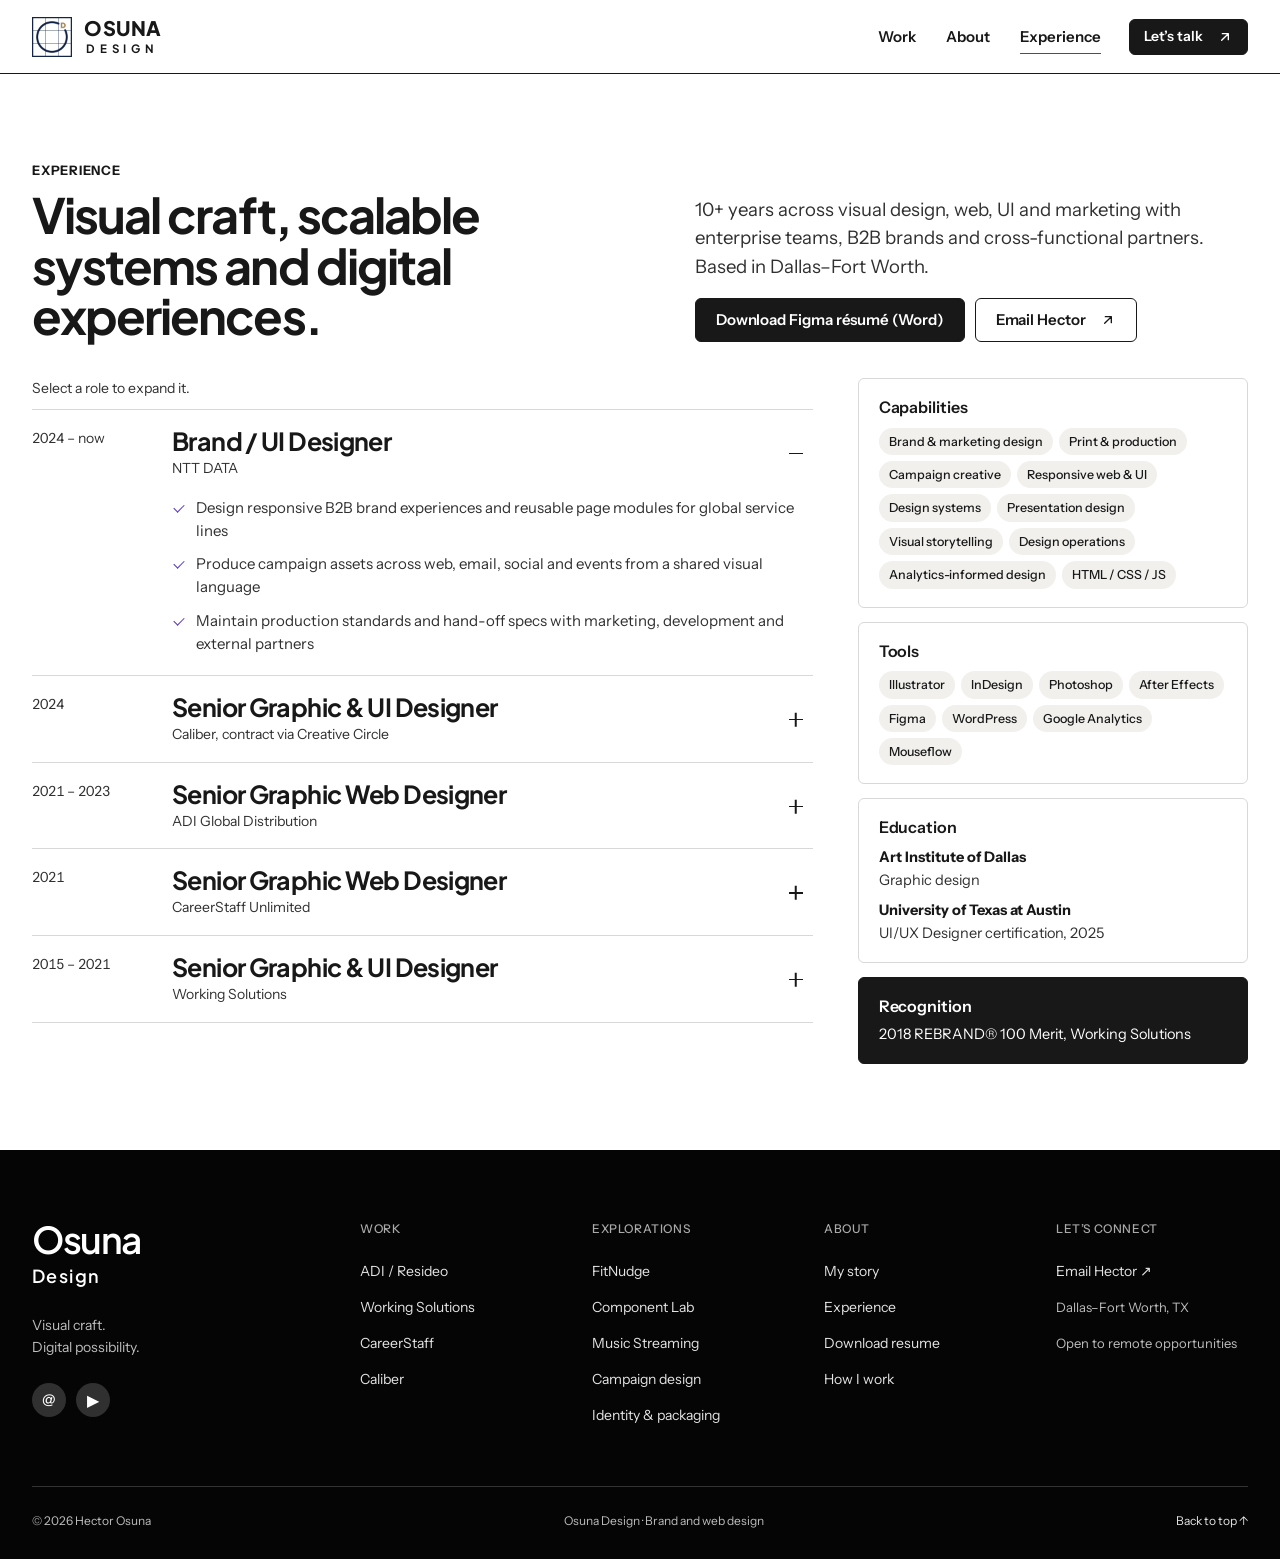
<file: resume.html>
<!DOCTYPE html>
<html lang="en">
<head>
<meta charset="utf-8">
<meta name="viewport" content="width=device-width,initial-scale=1">
<title>Experience — Hector Osuna</title>
<meta name="description" content="10+ years across brand, print, campaign, web and UI design for enterprise and consumer teams.">
<meta name="theme-color" content="#0F2043">
<link rel="icon" href="favicon.ico?v=4" sizes="any">
<link rel="icon" type="image/png" sizes="32x32" href="favicon-32-v4.png">
<link rel="icon" type="image/png" sizes="192x192" href="favicon-192-v4.png">
<link rel="icon" type="image/svg+xml" href="favicon-v4.svg">
<link rel="apple-touch-icon" sizes="180x180" href="apple-touch-icon.png?v=4">

<link rel="preload" href="fonts/plus-jakarta-sans-latin-wght-normal.woff2" as="font" type="font/woff2" crossorigin>
<link rel="preload" href="fonts/instrument-sans-latin-wght-normal.woff2" as="font" type="font/woff2" crossorigin>
<link rel="stylesheet" href="css/site-v3.css">
<link rel="stylesheet" href="css/make-portfolio.css">
</head>
<body class="resume" id="top">
<a class="skip" href="#main">Skip to content</a>
<header class="nav">
  <div class="wrap nav__in">
    <a class="nav__brand" href="index.html" aria-label="Osuna Design, home"><img src="assets/osuna-mark.png" alt="" width="48" height="48"><span class="nav__word" aria-hidden="true"><b>OSUNA</b><small>DESIGN</small></span></a>
    <button class="nav__toggle" aria-label="Menu" aria-expanded="false"><span></span><span></span></button>
    <nav class="nav__links" aria-label="Main">
      <a href="index.html#work">Work</a>
      <a href="about.html">About</a>
      <a href="resume.html" aria-current="page">Experience</a>
      <a class="btn btn--solid btn--sm" href="mailto:hosuna23@gmail.com">Let&rsquo;s talk <svg viewBox="0 0 24 24" fill="none" stroke="currentColor" stroke-width="2" stroke-linecap="round" stroke-linejoin="round" aria-hidden="true"><path d="M7 17 17 7M8 7h9v9"/></svg></a>
    </nav>
  </div>
</header>
<main id="main">
<section class="band band--tight">
  <div class="wrap">
    <div class="head" style="align-items:end">
      <div><span class="label">Experience</span><h1 class="h1" style="font-size:clamp(32px,3.8vw,50px)">Visual craft, scalable systems and digital experiences.</h1></div>
      <div class="stack" style="--s:16px;justify-self:end">
        <p class="lead">10+ years across visual design, web, UI and marketing with enterprise teams, B2B brands and cross-functional partners. Based in Dallas–Fort Worth.</p>
        <div class="actions"><a class="btn btn--solid" href="assets/Hector-Osuna-Figma-Resume.docx" download>Download Figma résumé (Word)</a><a class="btn btn--ghost" href="mailto:hosuna23@gmail.com">Email Hector <svg viewBox="0 0 24 24" fill="none" stroke="currentColor" stroke-width="2" stroke-linecap="round" stroke-linejoin="round" aria-hidden="true"><path d="M7 17 17 7M8 7h9v9"/></svg></a></div>
      </div>
    </div>

    <div class="split" style="grid-template-columns:minmax(0,1.6fr) minmax(0,.8fr)">
      <div>
        <p class="small" style="margin-bottom:10px">Select a role to expand it.</p>
        <div class="timeline">
          <div class="job is-open"><div class="job__when">2024 – now</div><div>
            <button class="job__btn" aria-expanded="true"><span><b>Brand / UI Designer</b><small>NTT DATA</small></span><span class="pm" aria-hidden="true"></span></button>
            <div class="job__body"><div><div class="inner"><ul class="ticks">
              <li>Design responsive B2B brand experiences and reusable page modules for global service lines</li>
              <li>Produce campaign assets across web, email, social and events from a shared visual language</li>
              <li>Maintain production standards and hand-off specs with marketing, development and external partners</li>
            </ul></div></div></div></div></div>
          <div class="job"><div class="job__when">2024</div><div>
            <button class="job__btn" aria-expanded="false"><span><b>Senior Graphic &amp; UI Designer</b><small>Caliber, contract via Creative Circle</small></span><span class="pm" aria-hidden="true"></span></button>
            <div class="job__body"><div><div class="inner"><ul class="ticks">
              <li>Set up a request, review and approval process with three senior marketing directors</li>
              <li>Created a color system distinguishing Auto Care, Collision and Auto Glass on social</li>
              <li>Art directed the &ldquo;Enriching Our Industry&rdquo; campaign across social, landing page and email</li>
              <li>Compiled 24 pages of logo guidelines for the TAP and Changing Lanes programs</li>
            </ul><a class="tlink" style="margin-top:10px" href="caliber.html">Caliber case study <svg viewBox="0 0 24 24" fill="none" stroke="currentColor" stroke-width="2" stroke-linecap="round" stroke-linejoin="round" aria-hidden="true"><path d="M7 17 17 7M8 7h9v9"/></svg></a></div></div></div></div></div>
          <div class="job"><div class="job__when">2021 – 2023</div><div>
            <button class="job__btn" aria-expanded="false"><span><b>Senior Graphic Web Designer</b><small>ADI Global Distribution</small></span><span class="pm" aria-hidden="true"></span></button>
            <div class="job__body"><div><div class="inner"><ul class="ticks">
              <li>Built a Figma component library for vendor brand pages in desktop, tablet and phone sizes</li>
              <li>Used heatmaps and analytics to add sticky navigation (+25% Featured Products clicks) and reorder sections (+15% click-through)</li>
              <li>Landing-page work raised engagement 25% and cut bounce rate 55%</li>
              <li>Concepted the Free Shipping campaign across email, web, mobile, poster and signage</li>
            </ul><a class="tlink" style="margin-top:10px" href="adi-resideo.html">ADI case study <svg viewBox="0 0 24 24" fill="none" stroke="currentColor" stroke-width="2" stroke-linecap="round" stroke-linejoin="round" aria-hidden="true"><path d="M7 17 17 7M8 7h9v9"/></svg></a></div></div></div></div></div>
          <div class="job"><div class="job__when">2021</div><div>
            <button class="job__btn" aria-expanded="false"><span><b>Senior Graphic Web Designer</b><small>CareerStaff Unlimited</small></span><span class="pm" aria-hidden="true"></span></button>
            <div class="job__body"><div><div class="inner"><ul class="ticks">
              <li>Persona research and IA that reduced 10 menu items to 3 audience paths</li>
              <li>Image optimization that cut page load times by 80%</li>
              <li>An RFP landing page that helped secure two client accounts</li>
            </ul><a class="tlink" style="margin-top:10px" href="careerstaff.html">CareerStaff case study <svg viewBox="0 0 24 24" fill="none" stroke="currentColor" stroke-width="2" stroke-linecap="round" stroke-linejoin="round" aria-hidden="true"><path d="M7 17 17 7M8 7h9v9"/></svg></a></div></div></div></div></div>
          <div class="job"><div class="job__when">2015 – 2021</div><div>
            <button class="job__btn" aria-expanded="false"><span><b>Senior Graphic &amp; UI Designer</b><small>Working Solutions</small></span><span class="pm" aria-hidden="true"></span></button>
            <div class="job__body"><div><div class="inner"><ul class="ticks">
              <li>Carried the enterprise rebrand through logo, stationery, recruiting, signage and the B2B website</li>
              <li>Designed the internal Brand Center and a 12-layout PowerPoint master</li>
              <li>The rebrand earned a 2018 REBRAND&reg; 100 Merit award</li>
            </ul><a class="tlink" style="margin-top:10px" href="working-solutions.html">Working Solutions case study <svg viewBox="0 0 24 24" fill="none" stroke="currentColor" stroke-width="2" stroke-linecap="round" stroke-linejoin="round" aria-hidden="true"><path d="M7 17 17 7M8 7h9v9"/></svg></a></div></div></div></div></div>
        </div>
      </div>
      <aside class="stack" style="--s:14px">
        <div class="card"><h2 class="h4" style="margin-bottom:10px">Capabilities</h2><div class="chips"><span class="chip">Brand &amp; marketing design</span><span class="chip">Print &amp; production</span><span class="chip">Campaign creative</span><span class="chip">Responsive web &amp; UI</span><span class="chip">Design systems</span><span class="chip">Presentation design</span><span class="chip">Visual storytelling</span><span class="chip">Design operations</span><span class="chip">Analytics-informed design</span><span class="chip">HTML / CSS / JS</span></div></div>
        <div class="card"><h2 class="h4" style="margin-bottom:10px">Tools</h2><div class="chips"><span class="chip">Illustrator</span><span class="chip">InDesign</span><span class="chip">Photoshop</span><span class="chip">After Effects</span><span class="chip">Figma</span><span class="chip">WordPress</span><span class="chip">Google Analytics</span><span class="chip">Mouseflow</span></div></div>
        <div class="card"><h2 class="h4" style="margin-bottom:8px">Education</h2><p><b style="color:var(--navy)">Art Institute of Dallas</b><br>Graphic design</p><p style="margin-top:8px"><b style="color:var(--navy)">University of Texas at Austin</b><br>UI/UX Designer certification, 2025</p></div>
        <div class="card card--dark"><h2 class="h4">Recognition</h2><p>2018 REBRAND&reg; 100 Merit, Working Solutions</p></div>
      </aside>
    </div>
  </div>
</section>
</main>
<footer class="footer portfolio-footer">
  <div class="wrap portfolio-footer__grid">
    <div class="portfolio-footer__brand"><a class="portfolio-footer__word" href="index.html" aria-label="Osuna Design home">Osuna<span>Design</span></a><p>Visual craft.<br>Digital possibility.</p><div class="portfolio-footer__social"><a href="mailto:hosuna23@gmail.com" aria-label="Email Hector">@</a><a href="https://www.youtube.com/channel/UCTY4CvN-ywnszfTrNIxoCaA" target="_blank" rel="noopener" aria-label="Hector’s YouTube channel">▶</a></div></div>
    <nav aria-label="Featured work"><h2>WORK</h2><a href="adi-resideo.html">ADI / Resideo</a><a href="working-solutions.html">Working Solutions</a><a href="careerstaff.html">CareerStaff</a><a href="caliber.html">Caliber</a></nav>
    <nav aria-label="UI explorations"><h2>EXPLORATIONS</h2><a href="ui-ux-fitnudge.html">FitNudge</a><a href="component-lab.html">Component Lab</a><a href="music-streaming-app.html">Music Streaming</a><a href="integrated-campaign.html">Campaign design</a><a href="print-and-packaging.html">Identity &amp; packaging</a></nav>
    <nav aria-label="About Hector"><h2>ABOUT</h2><a href="about.html">My story</a><a href="resume.html">Experience</a><a href="assets/Hector-Osuna-Figma-Resume.docx" download>Download resume</a><a href="index.html#approach">How I work</a></nav>
    <nav aria-label="Contact"><h2>LET’S CONNECT</h2><a href="mailto:hosuna23@gmail.com">Email Hector ↗</a><span>Dallas–Fort Worth, TX</span><span>Open to remote opportunities</span></nav>
  </div>
  <div class="wrap portfolio-footer__bottom"><span>&copy; <span data-year></span> Hector Osuna</span><span>Osuna Design · Brand and web design</span><a href="#top">Back to top ↑</a></div>
</footer>
<script src="js/site.js"></script>

</body>
</html>
</file>
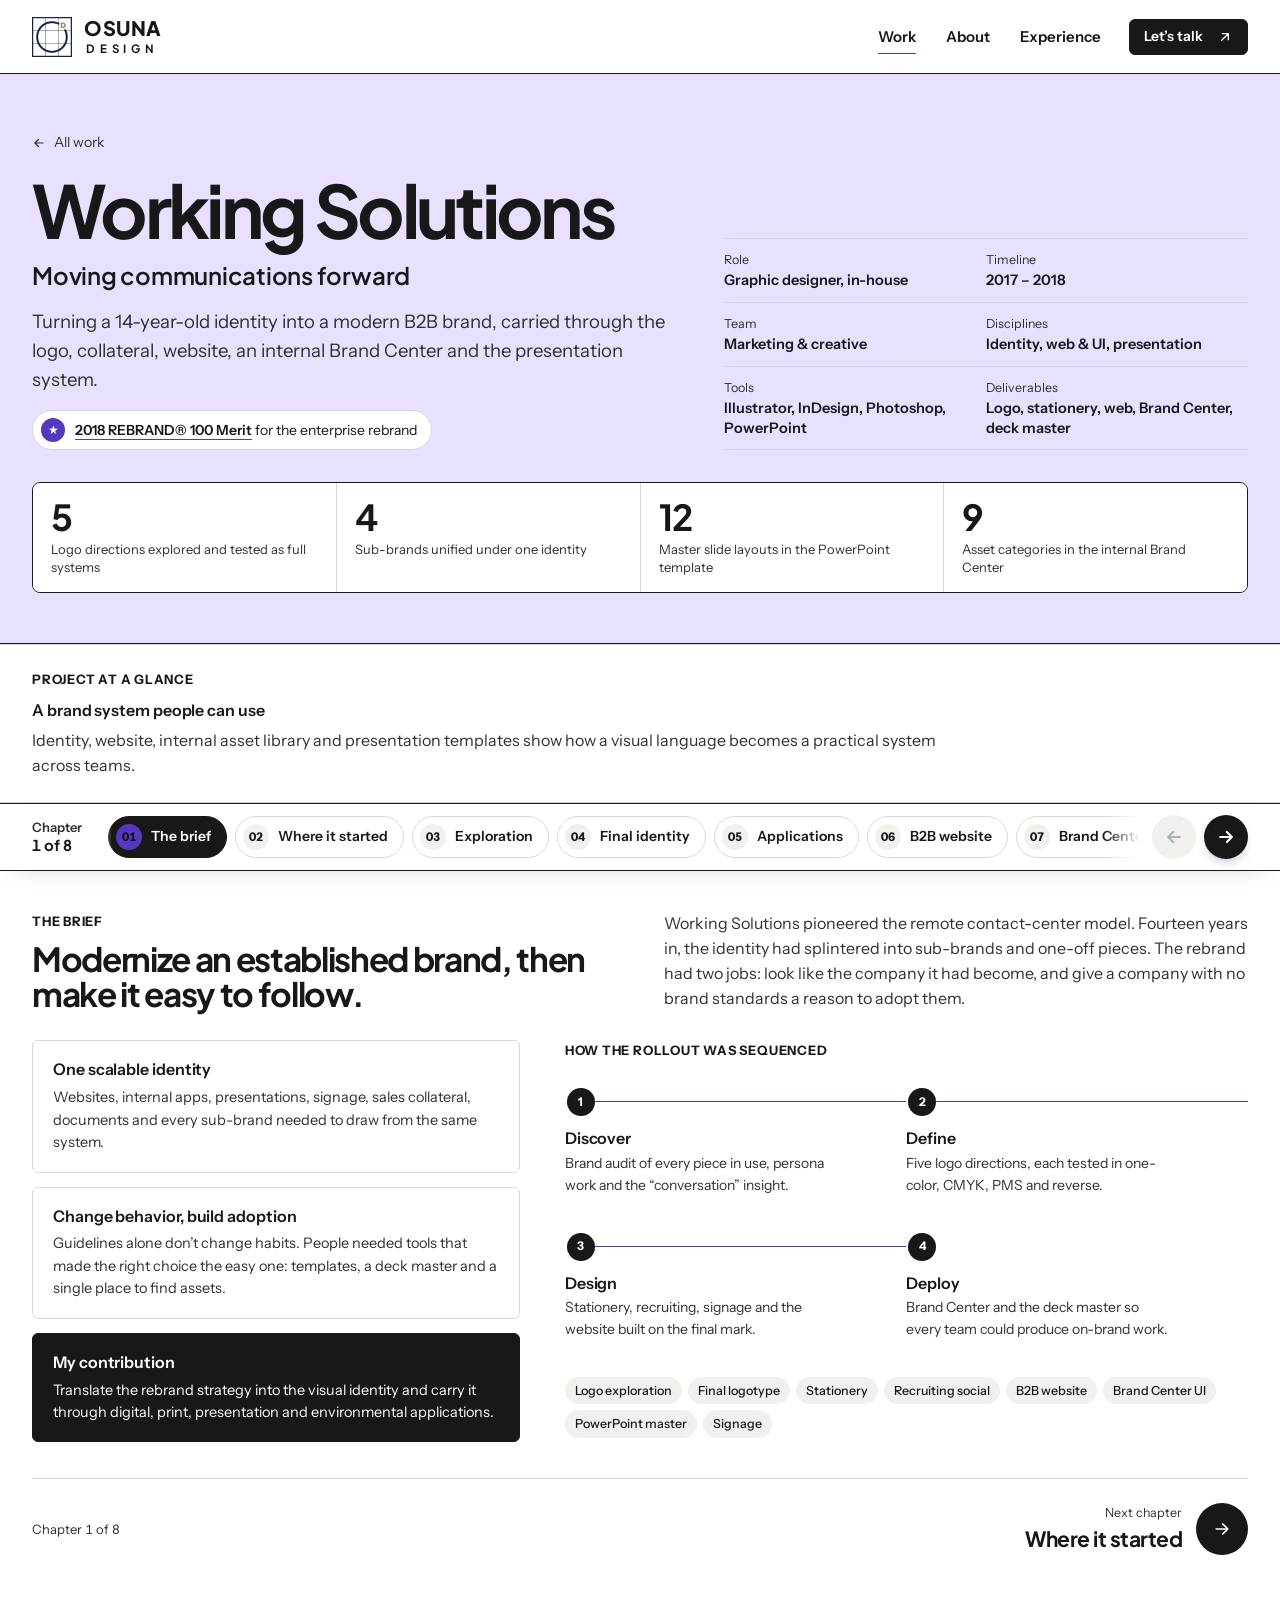
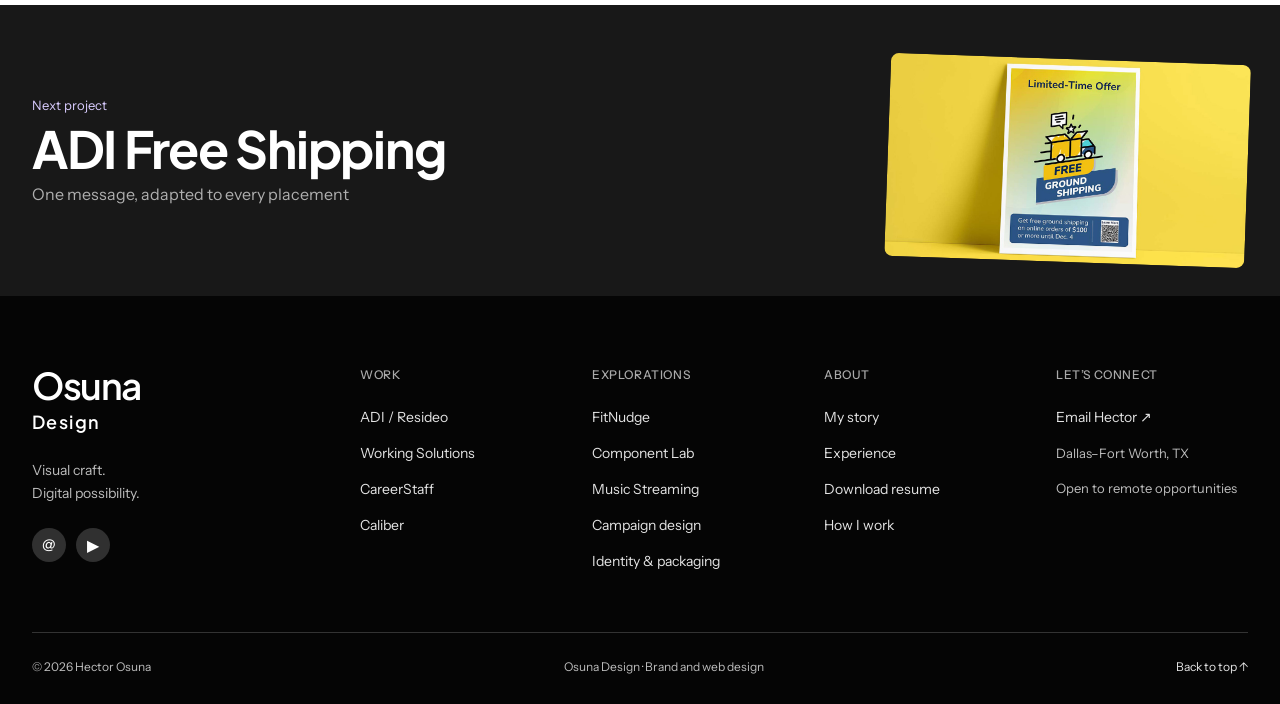
<file: working-solutions.html>
<!DOCTYPE html>
<html lang="en">
<head>
<meta charset="utf-8">
<meta name="viewport" content="width=device-width,initial-scale=1">
<title>Working Solutions rebrand — Hector Osuna</title>
<meta name="description" content="Working Solutions corporate identity redesign: logo exploration, brand system, B2B website, Brand Center and PowerPoint master. 2018 REBRAND 100 Merit.">
<meta name="theme-color" content="#0F2043">
<link rel="icon" href="favicon.ico?v=4" sizes="any">
<link rel="icon" type="image/png" sizes="32x32" href="favicon-32-v4.png">
<link rel="icon" type="image/png" sizes="192x192" href="favicon-192-v4.png">
<link rel="icon" type="image/svg+xml" href="favicon-v4.svg">
<link rel="apple-touch-icon" sizes="180x180" href="apple-touch-icon.png?v=4">

<link rel="preload" href="fonts/plus-jakarta-sans-latin-wght-normal.woff2" as="font" type="font/woff2" crossorigin>
<link rel="preload" href="fonts/instrument-sans-latin-wght-normal.woff2" as="font" type="font/woff2" crossorigin>
<link rel="stylesheet" href="css/site-v3.css">
<link rel="stylesheet" href="css/make-portfolio.css">
</head>
<body class="case" id="top">
<a class="skip" href="#main">Skip to content</a>
<header class="nav">
  <div class="wrap nav__in">
    <a class="nav__brand" href="index.html" aria-label="Osuna Design, home"><img src="assets/osuna-mark.png" alt="" width="48" height="48"><span class="nav__word" aria-hidden="true"><b>OSUNA</b><small>DESIGN</small></span></a>
    <button class="nav__toggle" aria-label="Menu" aria-expanded="false"><span></span><span></span></button>
    <nav class="nav__links" aria-label="Main">
      <a href="index.html#work" aria-current="page">Work</a>
      <a href="about.html">About</a>
      <a href="resume.html">Experience</a>
      <a class="btn btn--solid btn--sm" href="mailto:hosuna23@gmail.com">Let&rsquo;s talk <svg viewBox="0 0 24 24" fill="none" stroke="currentColor" stroke-width="2" stroke-linecap="round" stroke-linejoin="round" aria-hidden="true"><path d="M7 17 17 7M8 7h9v9"/></svg></a>
    </nav>
  </div>
</header>
<main id="main">
<section class="case-hero">
  <div class="wrap">
    <a class="crumb" href="index.html#work"><svg viewBox="0 0 24 24" fill="none" stroke="currentColor" stroke-width="2" stroke-linecap="round" stroke-linejoin="round" aria-hidden="true"><path d="M19 12H5M11 6l-6 6 6 6"/></svg>All work</a>
    <div class="case-hero__grid">
      <div>
        <h1>Working Solutions</h1>
        <p class="sub">Moving communications forward</p>
        <p class="lead">Turning a 14-year-old identity into a modern B2B brand, carried through the logo, collateral, website, an internal Brand Center and the presentation system.</p>
        <span class="award"><i aria-hidden="true">★</i><span><a href="https://rebrand.com/merit-working-solutions/" target="_blank" rel="noopener">2018 REBRAND&reg; 100 Merit</a> for the enterprise rebrand</span></span>
      </div>
      <dl class="meta">
        <div><dt>Role</dt><dd>Graphic designer, in-house</dd></div>
        <div><dt>Timeline</dt><dd>2017 – 2018</dd></div>
        <div><dt>Team</dt><dd>Marketing &amp; creative</dd></div>
        <div><dt>Disciplines</dt><dd>Identity, web &amp; UI, presentation</dd></div>
        <div><dt>Tools</dt><dd>Illustrator, InDesign, Photoshop, PowerPoint</dd></div>
        <div><dt>Deliverables</dt><dd>Logo, stationery, web, Brand Center, deck master</dd></div>
      </dl>
    </div>
    <div class="figures" style="--n:4">
      <div class="figure"><strong data-count="5">5</strong><span>Logo directions explored and tested as full systems</span></div>
      <div class="figure"><strong data-count="4">4</strong><span>Sub-brands unified under one identity</span></div>
      <div class="figure"><strong data-count="12">12</strong><span>Master slide layouts in the PowerPoint template</span></div>
      <div class="figure"><strong data-count="9">9</strong><span>Asset categories in the internal Brand Center</span></div>
    </div>
  </div>
</section>

<section class="case-relevance"><div class="wrap"><span class="label">Project at a glance</span><h2 class="h4">A brand system people can use</h2><p class="body">Identity, website, internal asset library and presentation templates show how a visual language becomes a practical system across teams.</p></div></section>

<div data-chapters>

<section class="chapter" id="ch-1" data-title="The brief">
  <div class="wrap">
    <div class="chapter__head" data-anim>
      <div><span class="label">The brief</span><h2 class="h2">Modernize an established brand, then make it easy to follow.</h2></div>
      <p class="body">Working Solutions pioneered the remote contact-center model. Fourteen years in, the identity had splintered into sub-brands and one-off pieces. The rebrand had two jobs: look like the company it had become, and give a company with no brand standards a reason to adopt them.</p>
    </div>
    <div class="split">
      <div class="stack" data-anim>
        <div class="card"><h3 class="h4">One scalable identity</h3><p>Websites, internal apps, presentations, signage, sales collateral, documents and every sub-brand needed to draw from the same system.</p></div>
        <div class="card"><h3 class="h4">Change behavior, build adoption</h3><p>Guidelines alone don&rsquo;t change habits. People needed tools that made the right choice the easy one: templates, a deck master and a single place to find assets.</p></div>
        <div class="card card--dark"><h3 class="h4">My contribution</h3><p>Translate the rebrand strategy into the visual identity and carry it through digital, print, presentation and environmental applications.</p></div>
      </div>
      <div data-anim>
        <span class="label">How the rollout was sequenced</span>
        <div class="flow" style="--c:2">
          <div class="flow__step" style="--i:0"><span class="flow__dot">1</span><h3 class="h4">Discover</h3><p>Brand audit of every piece in use, persona work and the &ldquo;conversation&rdquo; insight.</p></div>
          <div class="flow__step" style="--i:1"><span class="flow__dot">2</span><h3 class="h4">Define</h3><p>Five logo directions, each tested in one-color, CMYK, PMS and reverse.</p></div>
          <div class="flow__step" style="--i:2"><span class="flow__dot">3</span><h3 class="h4">Design</h3><p>Stationery, recruiting, signage and the website built on the final mark.</p></div>
          <div class="flow__step" style="--i:3"><span class="flow__dot">4</span><h3 class="h4">Deploy</h3><p>Brand Center and the deck master so every team could produce on-brand work.</p></div>
        </div>
        <div class="chips" style="margin-top:18px"><span class="chip">Logo exploration</span><span class="chip">Final logotype</span><span class="chip">Stationery</span><span class="chip">Recruiting social</span><span class="chip">B2B website</span><span class="chip">Brand Center UI</span><span class="chip">PowerPoint master</span><span class="chip">Signage</span></div>
      </div>
    </div>
  </div>
</section>

<section class="chapter" id="ch-2" data-title="Where it started" hidden>
  <div class="wrap">
    <div class="chapter__head" data-anim>
      <div><span class="label">The audit</span><h2 class="h2">A brand built for a different era.</h2></div>
      <p class="body">The original identity was about working &ldquo;out of the box.&rdquo; Over time, each team had made its own version. Laying every piece side by side made the case for change better than any slide could. Select a piece to enlarge it.</p>
    </div>
    <div class="mosaic" data-gallery data-anim>
      <figure class="media w2 h2r" data-zoom data-title="Original logo"><img src="assets/ws-old-logo.webp" alt="Original Working Solutions logo: a navy box outline and a green tab over a spaced wordmark" loading="lazy"><figcaption>Original logo</figcaption></figure>
      <figure class="media w2" data-zoom data-title="Four disconnected sub-brands"><img src="assets/ws-old-subbrands.webp" alt="Four unrelated sub-brand logos" loading="lazy"><figcaption>Sub-brands</figcaption></figure>
      <figure class="media" data-zoom data-title="Business cards"><img src="assets/ws-old-cards.webp" alt="Old business cards in white and bright green" loading="lazy"></figure>
      <figure class="media" data-zoom data-title="Presentation folder"><img src="assets/ws-old-folder.webp" alt="Old presentation folder with a world-map cover" loading="lazy"></figure>
      <figure class="media" data-zoom data-title="Sales flyers"><img src="assets/ws-old-flyers.webp" alt="Two old sales flyers" loading="lazy"></figure>
      <figure class="media" data-zoom data-title="Booklet: Bricks and Mortar Don't Answer the Calls"><img src="assets/ws-old-booklet-1.webp" alt="Old booklet, closed and open" loading="lazy"></figure>
      <figure class="media" data-zoom data-title="Booklet: The Right People, The Right Technology"><img src="assets/ws-old-booklet-2.webp" alt="Old booklet with road-sign imagery" loading="lazy"></figure>
      <figure class="media" data-zoom data-title="Culture t-shirt"><img src="assets/ws-old-tshirt.webp" alt="White t-shirt with the old logo" loading="lazy"></figure>
      <figure class="media w3" data-zoom data-title="Vyne agent portal"><img src="assets/ws-old-vyne.webp" alt="Vyne agent dashboard on a laptop" loading="lazy"><figcaption>Agent portal</figcaption></figure>
      <figure class="media w3" data-zoom data-title="Brand wallpaper"><img src="assets/ws-old-wallpaper.webp" alt="3D render of the old logo on wood" loading="lazy"><figcaption>Wallpaper</figcaption></figure>
    </div>
    <div class="cols" style="--c:3;margin-top:18px" data-anim>
      <div class="note"><h3 class="h4">No shared system</h3><p>Four sub-brands used four different marks, palettes and type choices.</p></div>
      <div class="note"><h3 class="h4">Dated cues</h3><p>Glossy 3D renders, stock world maps and road signs talked about technology, not people.</p></div>
      <div class="note"><h3 class="h4">The wrong story</h3><p>&ldquo;Out of the box&rdquo; described where agents work, not the value clients buy.</p></div>
    </div>
  </div>
</section>

<section class="chapter" id="ch-3" data-title="Exploration" hidden>
  <div class="wrap">
    <div class="chapter__head" data-anim>
      <div><span class="label">Strategy into form</span><h2 class="h2">From where we work to what we do.</h2></div>
      <p class="body">Research pointed to one insight: the company&rsquo;s value wasn&rsquo;t the remote model, it was communication. Each of five directions was tested in one-color, CMYK, PMS and reverse, down to one inch, so the winner would hold up on a business card and a building wall.</p>
    </div>
    <div data-anim>
      <div class="seg" data-tabs="ex" aria-label="Logo directions">
        <button data-tab="1">Network</button><button data-tab="2">Network, refined</button><button data-tab="3">Partnering</button><button data-tab="4">Wordmark</button><button data-tab="5" aria-selected="true">Conversation</button>
      </div>
    </div>
    <div style="margin-top:16px" data-anim>
      <div data-tabpanel="ex:1" class="split split--rev split--center"><figure class="media ar-2x1" data-zoom data-title="Direction 01, Network"><img src="assets/ws-explore-1.webp" alt="Network logo direction: fused dots in one-color, full-color and reverse"></figure><div class="stack"><span class="label">Direction 01</span><h3 class="h3">Network</h3><p class="body">Fused dots stand for a nationwide network of agents connected by technology instead of a brick-and-mortar call center.</p><p class="small"><b>Why it lost:</b> the dot field filled in below an inch and read as &ldquo;tech company,&rdquo; not &ldquo;people.&rdquo;</p></div></div>
      <div data-tabpanel="ex:2" class="split split--rev split--center" hidden><figure class="media ar-2x1" data-zoom data-title="Direction 02, Network refined"><img src="assets/ws-explore-2.webp" alt="Refined network direction with an italic wordmark"></figure><div class="stack"><span class="label">Direction 02</span><h3 class="h3">Network, refined</h3><p class="body">A denser dot field with an italic wordmark, tested in one-color, CMYK, PMS and reverse to see how the dots held up.</p><p class="small"><b>Why it lost:</b> better at small sizes, but still the same story as the first direction.</p></div></div>
      <div data-tabpanel="ex:3" class="split split--rev split--center" hidden><figure class="media ar-2x1" data-zoom data-title="Direction 03, Partnering"><img src="assets/ws-explore-3.webp" alt="Partnering direction: W and S merged into one mark"></figure><div class="stack"><span class="label">Direction 03</span><h3 class="h3">Partnering</h3><p class="body">A W and an S merge into one mark. The letter ends rise like a growth chart: partnering with Working Solutions pays off over time.</p><p class="small"><b>Why it lost:</b> a strong monogram, but it needed explaining.</p></div></div>
      <div data-tabpanel="ex:4" class="split split--rev split--center" hidden><figure class="media ar-2x1" data-zoom data-title="Direction 04, Wordmark"><img src="assets/ws-explore-4.webp" alt="Type-only wordmark direction"></figure><div class="stack"><span class="label">Direction 04</span><h3 class="h3">Wordmark</h3><p class="body">A stripped-back, type-only direction in a friendly sans serif. Clean and flexible.</p><p class="small"><b>Why it lost:</b> on its own it said nothing about what the company does.</p></div></div>
      <div data-tabpanel="ex:5" class="split split--rev split--center" hidden><figure class="media ar-2x1" data-zoom data-title="Direction 05, Conversation"><img src="assets/ws-explore-5.webp" alt="Conversation direction: the O becomes a speech bubble, the R carries an arrow"></figure><div class="stack"><span class="label">Direction 05, approved</span><h3 class="h3">Conversation</h3><p class="body">The O becomes a speech bubble and the R gains a forward arrow. The idea lives inside the name itself, with nothing to bolt on.</p><p class="small"><b>Why it won:</b> it told the new story, held up at every size, and gave the system a graphic device to build with.</p></div></div>
    </div>
  </div>
</section>

<section class="chapter" id="ch-4" data-title="Final identity" hidden>
  <div class="wrap">
    <div class="chapter__head" data-anim>
      <div><span class="label">The approved logotype</span><h2 class="h2">&ldquo;Moving Communications Forward,&rdquo; built into the letters.</h2></div>
      <p class="body">Switch between the full-color and reversed versions, and select any color to copy its hex value. The palette was kept to four colors so that every one of them could take on a job in charts and diagrams.</p>
    </div>
    <div class="split">
      <div data-anim>
        <div class="device-tabs"><div class="seg" data-tabs="logo"><button data-tab="pos" aria-selected="true">Full color</button><button data-tab="rev">Reversed</button></div></div>
        <div data-tabpanel="logo:pos" class="logo-stage"><img src="assets/ws-logo-final.svg" alt="Final Working Solutions logotype in blue and green"></div>
        <div data-tabpanel="logo:rev" class="logo-stage rev" hidden><img src="assets/ws-logo-final.svg" alt="Final logotype reversed in white on navy"></div>
        <div class="cols" style="--c:2;margin-top:12px">
          <div class="note" style="border-color:#4cb748"><h3 class="h4">The O is a speech bubble</h3><p>Conversation and communication, the company&rsquo;s real product.</p></div>
          <div class="note" style="border-color:#005895"><h3 class="h4">The R carries an arrow</h3><p>Progress and forward movement for clients.</p></div>
        </div>
      </div>
      <div class="stack" style="--s:18px" data-anim>
        <div><span class="label">Palette</span>
          <div class="swatches" style="--c:2">
            <button class="swatch" style="--c:#005895" data-copy="#005895"><i></i><span><b>Working Blue</b><small>#005895</small></span></button>
            <button class="swatch" style="--c:#4cb748" data-copy="#4CB748"><i></i><span><b>Growth Green</b><small>#4CB748</small></span></button>
            <button class="swatch" style="--c:#5f2a9e" data-copy="#5F2A9E"><i></i><span><b>Purple</b><small>#5F2A9E</small></span></button>
            <button class="swatch" style="--c:#36a3d6" data-copy="#36A3D6"><i></i><span><b>Sky Blue</b><small>#36A3D6</small></span></button>
          </div>
        </div>
        <div class="card"><span class="label">Typography</span><p style="font-size:30px;color:var(--navy);line-height:1;font-weight:300;font-family:Lato,var(--f-text)">Lato</p><p>One family from Thin to Black carries every headline, body and data label, so teams never need a second typeface.</p></div>
      </div>
    </div>
  </div>
</section>

<section class="chapter" id="ch-5" data-title="Applications" hidden>
  <div class="wrap">
    <div class="chapter__head" data-anim>
      <div><span class="label">Brand system</span><h2 class="h2">One mark, cropped large, becomes the system.</h2></div>
      <p class="body">The speech bubble scales up into a bold graphic device. Cropped on folders, notepads and posters, it makes a piece recognizable before the logo even appears. Select the numbered pins for production notes.</p>
    </div>
    <div class="split split--rev">
      <div data-anim>
        <div class="hotspots media" style="overflow:visible;background:none">
          <img src="assets/ws-new-collateral.webp" alt="New stationery: poster tube, notepad, business cards, letterhead, pocket folder, envelopes, pens and buttons" style="border-radius:var(--r-md)">
          <div class="hot tip-right" style="--x:30%;--y:8%"><button class="hot__pin" aria-label="Poster tube">1</button><div class="hot__tip"><b>Poster tube</b><span>The bubble wraps the curve so it reads from any angle at trade shows.</span></div></div>
          <div class="hot tip-right" style="--x:21%;--y:36%"><button class="hot__pin" aria-label="Notepad">2</button><div class="hot__tip"><b>Notepad</b><span>A deep crop of the bubble at the head, logo kept small and quiet.</span></div></div>
          <div class="hot" style="--x:44%;--y:44%"><button class="hot__pin" aria-label="Letterhead">3</button><div class="hot__tip"><b>Letterhead</b><span>No supergraphic here. White space keeps letters easy to read and print in-house.</span></div></div>
          <div class="hot tip-left" style="--x:72%;--y:40%"><button class="hot__pin" aria-label="Pocket folder">4</button><div class="hot__tip"><b>Pocket folder</b><span>Full-bleed Working Blue with a white bubble that continues onto the back.</span></div></div>
          <div class="hot tip-right" style="--x:22%;--y:66%"><button class="hot__pin" aria-label="Business cards">5</button><div class="hot__tip"><b>Business cards</b><span>Two-sided: logo and contact on white, the bubble on blue.</span></div></div>
          <div class="hot tip-left" style="--x:62%;--y:84%"><button class="hot__pin" aria-label="Pens and buttons">6</button><div class="hot__tip"><b>Pens &amp; buttons</b><span>Each palette color gets an item, introducing purple and sky blue at small scale.</span></div></div>
        </div>
        <p class="hint">Six production notes on the stationery set</p>
      </div>
      <div class="cols keep-2" style="--c:2;--g:10px;align-content:start" data-gallery data-anim>
        <figure class="media ar-1" data-zoom data-title="Recruiting social, gradient"><img src="assets/ws-new-poster-1.webp" alt="Recruiting post on a purple-to-green gradient" loading="lazy"></figure>
        <figure class="media ar-1" data-zoom data-title="Recruiting social, lifestyle"><img src="assets/ws-new-poster-2.webp" alt="Recruiting post over a lifestyle photo" loading="lazy"></figure>
        <figure class="media ar-4x3" data-zoom data-title="Icon apparel"><img src="assets/ws-new-iconshirt.webp" alt="OR icon printed on a purple shirt" loading="lazy"><figcaption>Apparel</figcaption></figure>
        <figure class="media ar-4x3" data-zoom data-title="Embroidered recruiting logo"><img src="assets/ws-new-wordmark.webp" alt="Embroidered logo with a Jobs! script" loading="lazy"><figcaption>Recruiting</figcaption></figure>
        <figure class="media ar-4x3" data-zoom data-title="Dimensional wall signage"><img src="assets/ws-brand-wall.webp" alt="Dimensional logo signage on an office wall" loading="lazy"><figcaption>Signage</figcaption></figure>
        <figure class="media ar-4x3" data-zoom data-title="Frosted glass"><img src="assets/ws-brand-glass.webp" alt="Logo on frosted glass" loading="lazy"><figcaption>Glass</figcaption></figure>
      </div>
    </div>
  </div>
</section>

<section class="chapter" id="ch-6" data-title="B2B website" hidden>
  <div class="wrap">
    <div class="chapter__head" data-anim>
      <div><span class="label">Launching the brand online</span><h2 class="h2">From brochure site to a two-path experience.</h2></div>
      <p class="body">The new site had to serve both audiences the business depends on: companies buying services, and people looking for work-from-home jobs. Hover the new homepage to scroll it.</p>
    </div>
    <div class="split split--even">
      <div class="stack" data-anim>
        <figure class="media ar-4x3" data-zoom data-title="Original website"><img src="assets/ws-old-website.webp" alt="Original website on a laptop: narrow layout with a long left menu" loading="lazy"><figcaption>Before</figcaption></figure>
        <ul class="ticks x"><li>Narrow fixed-width layout with a long left menu</li><li>Agent recruiting squeezed into a sidebar</li><li>Stock visuals and the retired palette</li></ul>
      </div>
      <div data-anim>
        <div class="browser"><div class="browser__bar"><i></i><i></i><i></i><span>workingsolutions.com</span></div>
          <div class="scrollshot" style="--h:340px" data-zoom data-title="Redesigned B2B website"><img src="assets/ws-new-website.webp" alt="Redesigned homepage with two calls to action, client logos, stats, services and resources" loading="lazy"><span class="scrollshot__hint">Hover to scroll</span></div>
        </div>
        <ul class="ticks" style="margin-top:16px">
          <li><b>Two clear paths.</b> &ldquo;My company needs your services&rdquo; and &ldquo;I want to work from home&rdquo; sit at the top and repeat lower down.</li>
          <li><b>Proof up front.</b> Client logos and &ldquo;29% more efficient than offshore&rdquo; build trust immediately.</li>
          <li><b>Services simplified.</b> Four icon cards replace the long text menu.</li>
          <li><b>Content that sells.</b> Checklists, white papers and video sit on the homepage as lead magnets.</li>
        </ul>
      </div>
    </div>
  </div>
</section>

<section class="chapter" id="ch-7" data-title="Brand Center" hidden>
  <div class="wrap">
    <div class="chapter__head" data-anim>
      <div><span class="label">Brand adoption</span><h2 class="h2">One place to get the brand right.</h2></div>
      <p class="body">Standards only work if people can find them. I designed the interface for the Brand Center, an internal site hosting approved logos, colors, fonts, templates and imagery, organized around the tasks employees actually had.</p>
    </div>
    <div class="split split--rev">
      <div data-anim>
        <div class="browser"><div class="browser__bar"><i></i><i></i><i></i><span>Working Solutions / Brand Center</span></div>
          <div class="scrollshot" style="--h:400px" data-zoom data-title="Brand Center, full desktop design"><img src="assets/ws-brand-center.webp" alt="Brand Center with a welcome section and a nine-category asset library" loading="lazy"><span class="scrollshot__hint">Hover to scroll</span></div>
        </div>
      </div>
      <div data-anim>
        <div class="flow" style="--c:1">
          <div class="flow__step" style="--i:0"><span class="flow__dot">1</span><h3 class="h4">Discover</h3><p>A welcome and brand story give every employee the same starting point.</p></div>
          <div class="flow__step" style="--i:1"><span class="flow__dot">2</span><h3 class="h4">Find</h3><p>Nine visual categories: guides, slides, logos, graphics, photos, icons, collateral, proposals and video.</p></div>
          <div class="flow__step" style="--i:2"><span class="flow__dot">3</span><h3 class="h4">Apply</h3><p>Ready-made templates mean teams start from the brand instead of recreating it.</p></div>
        </div>
      </div>
    </div>
  </div>
</section>

<section class="chapter" id="ch-8" data-title="Presentation system" hidden>
  <div class="wrap">
    <div class="chapter__head" data-anim>
      <div><span class="label">PowerPoint master</span><h2 class="h2">A deck any team can build without starting from scratch.</h2></div>
      <p class="body">Colors, the Lato family, imagery direction and graphic elements are built into the master. Slides 5–12 use generic labels and fictional sample data for this portfolio; they illustrate the layouts rather than company pricing or results. Use the arrow keys or thumbnails to browse, or open it full screen.</p>
    </div>
    <div class="deck" data-deck="assets/" data-anim>
      <script type="application/json">[
        {"src":"ws-slide-01.webp","t":"Cover slide","p":"The speech-bubble mark, cropped large, becomes a supergraphic over a blue-to-green gradient. The reversed logo sits beside the title with a thin divider.","g":["Supergraphic","Gradient","Logo lockup"]},
        {"src":"ws-slide-02.webp","t":"Section divider","p":"An angled purple-to-blue panel over full-bleed photography. The cover lockup repeats, so every section opener looks related.","g":["Photography","Angled panel"]},
        {"src":"ws-slide-03.webp","t":"Brand value: Knowledgeable","p":"Black-and-white portraits with a large Lato Light statement. White space lets one idea carry the slide.","g":["B&W imagery","Lato Light"]},
        {"src":"ws-slide-04.webp","t":"Brand value: Passionate","p":"The same layout, mirrored. The four-color footer bar ties every slide in the master together.","g":["Mirrored layout","Footer bar"]},
        {"src":"ws-slide-05.webp","t":"Process diagram","p":"Rounded pills in purple, navy and green with dotted connectors turn a screening process into something you can scan in seconds.","g":["Diagram","Color coding"]},
        {"src":"ws-slide-06.webp","t":"Data visualization","p":"A radial chart built only from the brand palette, with large percentages. The brand colors double as chart categories.","g":["Radial chart","Hierarchy"]},
        {"src":"ws-slide-07.webp","t":"Roadmap timeline","p":"Color-coded step pills on a clean grid make a 13-step implementation read left to right.","g":["Timeline","Grid"]},
        {"src":"ws-slide-08.webp","t":"Team structure","p":"Navy and purple nodes with light dotted lines show support roles without becoming a busy org chart.","g":["Org chart"]},
        {"src":"ws-slide-09.webp","t":"Methodology","p":"Four overlapping circles, one per brand color, each with a custom line icon: Support, Review, Learn, Set Priorities.","g":["Custom icons","Brand colors"]},
        {"src":"ws-slide-10.webp","t":"Illustrative service costs","p":"A sky-blue header and alternating tints keep pricing readable. Large numbers pull attention to the rates that matter.","g":["Table style"]},
        {"src":"ws-slide-11.webp","t":"Illustrative performance comparison","p":"A clean data table paired with green italic callouts for the outcomes worth remembering.","g":["Table + callouts"]},
        {"src":"ws-slide-12.webp","t":"Comparison chart","p":"Gradient-filled bars in brand colors. Fictional teams appear in navy, green, sky and purple; values illustrate the comparison layout.","g":["Bar chart"]}
      ]</script>
    </div>
  </div>
</section>

</div>

<a class="next-project" href="integrated-campaign.html">
  <div class="wrap next-project__in">
    <div><small>Next project</small><b>ADI Free Shipping</b><span class="k">One message, adapted to every placement</span></div>
    <figure><img src="assets/dso-selected/marketing-blog_img_03.jpg" alt="" loading="lazy"></figure>
  </div>
</a>
</main>
<footer class="footer portfolio-footer">
  <div class="wrap portfolio-footer__grid">
    <div class="portfolio-footer__brand"><a class="portfolio-footer__word" href="index.html" aria-label="Osuna Design home">Osuna<span>Design</span></a><p>Visual craft.<br>Digital possibility.</p><div class="portfolio-footer__social"><a href="mailto:hosuna23@gmail.com" aria-label="Email Hector">@</a><a href="https://www.youtube.com/channel/UCTY4CvN-ywnszfTrNIxoCaA" target="_blank" rel="noopener" aria-label="Hector’s YouTube channel">▶</a></div></div>
    <nav aria-label="Featured work"><h2>WORK</h2><a href="adi-resideo.html">ADI / Resideo</a><a href="working-solutions.html">Working Solutions</a><a href="careerstaff.html">CareerStaff</a><a href="caliber.html">Caliber</a></nav>
    <nav aria-label="UI explorations"><h2>EXPLORATIONS</h2><a href="ui-ux-fitnudge.html">FitNudge</a><a href="component-lab.html">Component Lab</a><a href="music-streaming-app.html">Music Streaming</a><a href="integrated-campaign.html">Campaign design</a><a href="print-and-packaging.html">Identity &amp; packaging</a></nav>
    <nav aria-label="About Hector"><h2>ABOUT</h2><a href="about.html">My story</a><a href="resume.html">Experience</a><a href="assets/Hector-Osuna-Figma-Resume.docx" download>Download resume</a><a href="index.html#approach">How I work</a></nav>
    <nav aria-label="Contact"><h2>LET’S CONNECT</h2><a href="mailto:hosuna23@gmail.com">Email Hector ↗</a><span>Dallas–Fort Worth, TX</span><span>Open to remote opportunities</span></nav>
  </div>
  <div class="wrap portfolio-footer__bottom"><span>&copy; <span data-year></span> Hector Osuna</span><span>Osuna Design · Brand and web design</span><a href="#top">Back to top ↑</a></div>
</footer>
<script src="js/site.js"></script>

</body>
</html>
</file>
<file: css/site-v3.css>
/* ==========================================================================
   Hector Osuna — Portfolio
   Design tokens are taken from the Osuna Design mark: navy + brass.
   Display: Plus Jakarta Sans, bold. Text: Instrument Sans.
   ========================================================================== */

@font-face{font-family:"Plus Jakarta Sans";font-style:normal;font-display:swap;font-weight:200 800;src:url(../fonts/plus-jakarta-sans-latin-wght-normal.woff2) format("woff2-variations")}
@font-face{font-family:"Instrument Sans";font-style:normal;font-display:swap;font-weight:400 700;src:url(../fonts/instrument-sans-latin-wght-normal.woff2) format("woff2-variations")}

:root{
  --navy:#0F2043;
  --night:#091632;
  --navy-2:#1B2D57;
  --brass:#A68551;
  --brass-lt:#D2B47E;
  --paper:#F6F6F3;
  --white:#FFFFFF;
  --mist:#ECEEF2;
  --ink:#0F2043;
  --slate:#343E52;
  --rule:#DADDE4;
  --rule-dk:rgba(255,255,255,.14);

  --f-display:"Plus Jakarta Sans", "Helvetica Neue", Arial, sans-serif;
  --f-text:"Instrument Sans", "Helvetica Neue", Arial, sans-serif;

  --max:1240px;
  --gutter:clamp(16px,3vw,32px);
  --r-sm:6px;
  --r-md:12px;
  --r-lg:20px;
  --ease:cubic-bezier(.22,.7,.2,1);
  --ease-out:cubic-bezier(.16,1,.3,1);
  --shadow:0 1px 2px rgba(15,32,67,.06), 0 18px 40px -18px rgba(15,32,67,.28);
  --nav-h:74px;
}

*,*::before,*::after{box-sizing:border-box}
html{-webkit-text-size-adjust:100%;scroll-padding-top:calc(var(--nav-h) + 56px)}
body{
  margin:0;background:var(--paper);color:var(--ink);
  font-family:var(--f-text);font-size:16px;line-height:1.55;
  -webkit-font-smoothing:antialiased;text-rendering:optimizeLegibility;
  overflow-x:hidden;
}
img,svg,video{display:block;max-width:100%}
a{color:inherit;text-decoration:none}
button{font:inherit;color:inherit;cursor:pointer}
h1,h2,h3,h4{margin:0;font-weight:700}
p{margin:0}
:focus-visible{outline:2px solid var(--brass);outline-offset:3px;border-radius:4px}
::selection{background:var(--brass-lt);color:var(--navy)}

.wrap{width:min(var(--max),100% - var(--gutter)*2);margin-inline:auto}
.skip{position:absolute;left:-999px;top:8px;z-index:100;background:var(--navy);color:#fff;padding:10px 14px;border-radius:var(--r-sm)}
.skip:focus{left:8px}
.sr{position:absolute;width:1px;height:1px;overflow:hidden;clip:rect(0 0 0 0);white-space:nowrap}

/* ---------- Type ---------- */
.display{font-family:var(--f-display);font-weight:700;letter-spacing:-.025em;line-height:1.02;}
.h1{font-family:var(--f-display);font-weight:700;letter-spacing:-.03em;font-size:clamp(36px,4.6vw,62px);line-height:1.04;}
.h2{font-family:var(--f-display);font-weight:700;letter-spacing:-.025em;font-size:clamp(28px,3.2vw,42px);line-height:1.08;}
.h3{font-family:var(--f-display);font-weight:700;letter-spacing:-.025em;font-size:clamp(21px,1.9vw,26px);line-height:1.15;}
.h4{font-family:var(--f-text);font-size:16px;line-height:1.3;font-weight:600;letter-spacing:-.005em}
.lead{font-size:clamp(17px,1.45vw,19px);line-height:1.55;color:var(--slate);max-width:60ch}
.body{color:var(--slate);max-width:62ch}
.body + .body{margin-top:.8em}
.small{font-size:14px;line-height:1.5;color:var(--slate)}
.label{display:block;font-size:13px;font-weight:600;letter-spacing:.01em;color:var(--brass);margin-bottom:10px}
.on-dark .label,.label--lt{color:var(--brass-lt)}
em.serif,.serif-i{font-family:var(--f-display);font-weight:700;letter-spacing:-.025em;}
.muted{color:var(--slate)}
.num{font-variant-numeric:tabular-nums lining-nums}

/* ---------- Buttons & links ---------- */
.btn{
  display:inline-flex;align-items:center;gap:10px;min-height:44px;padding:0 20px;
  border-radius:999px;border:1px solid currentColor;background:transparent;
  font-size:15px;font-weight:600;letter-spacing:-.005em;white-space:nowrap;
  transition:background .3s var(--ease),color .3s var(--ease),border-color .3s var(--ease),transform .3s var(--ease);
}
.btn svg{width:16px;height:16px;transition:transform .35s var(--ease)}
.btn:hover svg{transform:translate(3px,-3px)}
.btn--solid{background:var(--navy);border-color:var(--navy);color:#fff}
.btn--solid:hover{background:var(--brass);border-color:var(--brass)}
.btn--ghost:hover{background:var(--navy);color:#fff;border-color:var(--navy)}
.on-dark .btn--solid,.btn--brass{background:var(--brass);border-color:var(--brass);color:var(--night)}
.on-dark .btn--solid:hover,.btn--brass:hover{background:#fff;border-color:#fff;color:var(--navy)}
.on-dark .btn--ghost{color:#fff;border-color:rgba(255,255,255,.4)}
.on-dark .btn--ghost:hover{background:#fff;color:var(--navy);border-color:#fff}
.btn--sm{min-height:36px;padding:0 14px;font-size:14px}
.actions{display:flex;flex-wrap:wrap;gap:10px}

.tlink{
  display:inline-flex;align-items:center;gap:6px;font-weight:600;font-size:15px;
  background:linear-gradient(currentColor,currentColor) 0 100%/0 1px no-repeat;
  padding-bottom:2px;transition:background-size .4s var(--ease),color .2s;
}
.tlink:hover{background-size:100% 1px;color:var(--brass)}
.tlink svg{width:14px;height:14px}

/* ---------- Navigation ---------- */
.nav{
  position:sticky;top:0;z-index:50;height:var(--nav-h);
  background:color-mix(in srgb,var(--paper) 86%,transparent);
  backdrop-filter:saturate(160%) blur(14px);-webkit-backdrop-filter:saturate(160%) blur(14px);
  border-bottom:1px solid transparent;transition:border-color .3s,background .3s;
}
.nav.is-scrolled{border-bottom-color:var(--rule)}
.nav__in{height:100%;display:flex;align-items:center;justify-content:space-between;gap:24px}
.nav__brand{display:flex;align-items:center;gap:12px;color:var(--navy)}
.nav__brand img{width:48px;height:48px}
.nav__word{display:flex;flex-direction:column;line-height:1}
.nav__word b{font-family:var(--f-display);font-weight:800;font-size:23px;letter-spacing:.06em}
.nav__word small{font-family:var(--f-display);font-weight:700;font-size:11.5px;letter-spacing:.42em;color:var(--brass);margin-top:5px;padding-left:2px}
@media (max-width:820px){.nav__brand img{width:42px;height:42px}.nav__word b{font-size:20px}.nav__word small{font-size:10.5px}}
.nav__links{display:flex;align-items:center;gap:6px}
.nav__links a:not(.btn){position:relative;padding:8px 12px;font-size:15px;font-weight:500;color:var(--slate);transition:color .2s}
.nav__links a:not(.btn):hover,.nav__links a[aria-current="page"]{color:var(--navy)}
.nav__links a[aria-current="page"]::after{content:"";position:absolute;left:12px;right:12px;bottom:2px;height:1.5px;background:var(--brass)}
.nav__links .btn{margin-left:10px}
.nav__toggle{display:none;width:44px;height:44px;border:0;background:none;border-radius:50%;position:relative}
.nav__toggle span{position:absolute;left:12px;right:12px;height:1.5px;background:var(--navy);transition:transform .35s var(--ease),opacity .2s}
.nav__toggle span:nth-child(1){top:17px}.nav__toggle span:nth-child(2){top:26px}
.nav.is-open .nav__toggle span:nth-child(1){transform:translateY(4.5px) rotate(45deg)}
.nav.is-open .nav__toggle span:nth-child(2){transform:translateY(-4.5px) rotate(-45deg)}

@media (max-width:820px){
  .nav__toggle{display:block}
  .nav__links{
    position:fixed;inset:var(--nav-h) 0 auto 0;flex-direction:column;align-items:stretch;gap:0;
    background:var(--paper);border-bottom:1px solid var(--rule);padding:8px var(--gutter) 20px;
    transform:translateY(-8px);opacity:0;visibility:hidden;transition:all .3s var(--ease);
  }
  .nav.is-open .nav__links{transform:none;opacity:1;visibility:visible}
  .nav__links a:not(.btn){padding:14px 0;font-size:18px;border-bottom:1px solid var(--rule)}
  .nav__links a[aria-current="page"]::after{display:none}
  .nav__links .btn{margin:16px 0 0;justify-content:center}
}

/* ---------- Sections ---------- */
.band{padding:clamp(48px,6vw,80px) 0}
.band--tight{padding:clamp(36px,4.5vw,56px) 0}
.band--dark,.on-dark{background:var(--navy);color:#fff}
.band--dark .lead,.band--dark .body,.band--dark .small,.on-dark .lead,.on-dark .body,.on-dark .small,.on-dark .muted{color:rgba(255,255,255,.88)}
.band--white{background:var(--white)}
.head{display:grid;grid-template-columns:minmax(0,1fr) minmax(0,.9fr);gap:24px 48px;align-items:end;margin-bottom:clamp(24px,3vw,36px)}
.head .lead,.head .body{justify-self:end}
@media (max-width:820px){.head{grid-template-columns:1fr}.head .lead,.head .body{justify-self:start}}

/* ==========================================================================
   HOME
   ========================================================================== */
.stage{position:relative;background:var(--navy);color:#fff;overflow:hidden;isolation:isolate}
.stage__in{display:grid;grid-template-columns:minmax(0,1.15fr) minmax(0,.85fr);gap:40px;align-items:center;padding:clamp(40px,5.5vw,72px) 0 clamp(36px,4.5vw,56px)}
.stage__kicker{display:flex;flex-wrap:wrap;gap:6px 18px;font-size:14px;color:rgba(255,255,255,.7);margin-bottom:22px}
.stage__kicker b{color:#fff;font-weight:600}
.stage__kicker .dot{display:inline-block;width:6px;height:6px;border-radius:50%;background:#7BD88F;margin-right:8px;vertical-align:middle;box-shadow:0 0 0 0 rgba(123,216,143,.6);animation:ping 2.4s infinite}
@keyframes ping{70%{box-shadow:0 0 0 8px rgba(123,216,143,0)}100%{box-shadow:0 0 0 0 rgba(123,216,143,0)}}
.stage h1{font-family:var(--f-display);font-weight:700;letter-spacing:-.025em;font-size:clamp(36px,4.2vw,60px);line-height:1.04;}
.stage h1 .ln{display:block;overflow:hidden;padding-bottom:.06em}
.stage h1 .ln > span{display:block;animation:rise 1s var(--ease-out) both}
.stage h1 .ln:nth-child(2) > span{animation-delay:.08s}
.stage h1 .ln:nth-child(3) > span{animation-delay:.16s;color:var(--brass-lt)}
@keyframes rise{from{transform:translateY(105%)}to{transform:none}}
.stage .lead{color:rgba(255,255,255,.88);margin:22px 0 28px;max-width:52ch;animation:fade .9s var(--ease-out) .35s both}
.stage .actions{animation:fade .9s var(--ease-out) .45s both}
@keyframes fade{from{opacity:0;transform:translateY(10px)}to{opacity:1;transform:none}}

.proof{display:grid;grid-template-columns:repeat(3,auto);justify-content:start;gap:12px 40px;margin-top:36px;padding-top:22px;border-top:1px solid var(--rule-dk);animation:fade .9s var(--ease-out) .55s both}
.proof strong{display:block;font-family:var(--f-display);font-weight:700;letter-spacing:-.025em;font-size:26px;line-height:1;color:#fff}
.proof span{font-size:13px;color:rgba(255,255,255,.62)}

/* Card "deal" — the hero's one orchestrated moment */
.deal{position:relative;height:clamp(320px,36vw,470px);perspective:1400px}
.deal__card{
  position:absolute;left:50%;top:50%;width:min(78%,440px);aspect-ratio:3/2;
  border-radius:var(--r-md);overflow:hidden;background:#fff;
  box-shadow:0 30px 60px -20px rgba(0,0,0,.55),0 0 0 1px rgba(255,255,255,.08);
  transform:translate(-50%,-50%) translate(var(--x,0),var(--y,0)) rotate(var(--r,0deg));
  transition:transform .8s var(--ease-out),filter .5s,opacity .5s;
  animation:deal 1.1s var(--ease-out) both;animation-delay:calc(.25s + var(--i) * .12s);
}
.deal__card img{width:100%;height:100%;object-fit:cover}
.deal__card figcaption{
  position:absolute;left:0;right:0;bottom:0;display:flex;justify-content:space-between;gap:10px;
  padding:28px 14px 11px;font-size:13px;font-weight:600;color:#fff;
  background:linear-gradient(transparent,rgba(9,22,50,.85));opacity:0;transition:opacity .35s;
}
.deal__card.is-top figcaption{opacity:1}
.deal__card:not(.is-top){filter:brightness(.82) saturate(.9)}
@keyframes deal{from{opacity:0;transform:translate(-50%,-30%) translate(0,60px) rotate(0deg) scale(.92)}}
.deal:hover .deal__card[data-pos="1"]{--x:-22%;--y:-6%;--r:-9deg}
.deal:hover .deal__card[data-pos="2"]{--x:22%;--y:-4%;--r:8deg}
.deal__card[data-pos="0"]{--x:0;--y:4%;--r:-1.5deg;z-index:3}
.deal__card[data-pos="1"]{--x:-12%;--y:-4%;--r:-6deg;z-index:2}
.deal__card[data-pos="2"]{--x:12%;--y:-2%;--r:5deg;z-index:1}
.deal__nav{position:absolute;left:50%;bottom:-4px;transform:translateX(-50%);display:flex;gap:8px;z-index:5}
.deal__nav button{width:28px;height:4px;border:0;border-radius:2px;background:rgba(255,255,255,.25);padding:0;position:relative;overflow:hidden}
.deal__nav button.is-on::after{content:"";position:absolute;inset:0;background:var(--brass-lt);transform-origin:left;animation:fill var(--dur,5s) linear both}
.deal.is-paused .deal__nav button.is-on::after{animation-play-state:paused}
@keyframes fill{from{transform:scaleX(0)}to{transform:scaleX(1)}}

@media (max-width:900px){
  .stage__in{grid-template-columns:1fr}
  .deal{height:clamp(240px,62vw,360px);margin-top:8px}
  .proof{grid-template-columns:repeat(3,1fr);gap:12px 18px}
  .proof strong{font-size:21px}
}

/* Client strip */
.clients{border-bottom:1px solid var(--rule);background:var(--white)}
.clients__in{display:flex;align-items:center;gap:28px;padding:16px 0}
.clients__label{flex:none;font-size:13px;color:var(--slate);max-width:9em;line-height:1.3}
.marquee{flex:1;overflow:hidden;mask-image:linear-gradient(90deg,transparent,#000 8%,#000 92%,transparent)}
.marquee__track{display:flex;gap:64px;width:max-content;animation:marquee 32s linear infinite}
.marquee:hover .marquee__track{animation-play-state:paused}
.marquee a{display:flex;align-items:center;height:40px;opacity:.6;filter:grayscale(1);transition:opacity .3s,filter .3s}
.marquee a:hover{opacity:1;filter:none}
.marquee img{height:30px;width:auto;max-width:150px;object-fit:contain}
@keyframes marquee{to{transform:translateX(-50%)}}

/* Work index — the signature component */
.index{display:grid;grid-template-columns:minmax(0,1fr) minmax(0,1.08fr);gap:clamp(24px,4vw,56px);align-items:start}
.index__list{list-style:none;margin:0;padding:0;border-top:1px solid var(--rule)}
.index__row{border-bottom:1px solid var(--rule);position:relative}
.index__row::before{content:"";position:absolute;left:0;bottom:-1px;height:1px;width:100%;background:var(--navy);transform:scaleX(0);transform-origin:left;transition:transform .6s var(--ease-out)}
.index__row.is-active::before{transform:scaleX(1)}
.index__link{display:grid;grid-template-columns:64px minmax(0,1fr) auto;align-items:center;gap:16px;padding:15px 0}
.index__year{font-size:13px;color:var(--slate);font-variant-numeric:tabular-nums}
.index__name{font-family:var(--f-display);font-weight:700;letter-spacing:-.025em;font-size:clamp(22px,2.2vw,30px);line-height:1.1;transition:transform .45s var(--ease-out),color .3s}
.index__kind{display:block;font-family:var(--f-text);font-size:13.5px;color:var(--slate);margin-top:3px;transition:color .3s}
.index__go{width:36px;height:36px;border-radius:50%;border:1px solid var(--rule);display:grid;place-items:center;transition:all .35s var(--ease)}
.index__go svg{width:14px;height:14px}
.index__row.is-active .index__name{transform:translateX(8px);color:var(--navy)}
.index__row.is-active .index__go{background:var(--navy);border-color:var(--navy);color:#fff;transform:rotate(-45deg)}
.index__row.is-active .index__kind{color:var(--brass)}
.index__thumb{display:none}
.index__sub{font-size:13px;color:var(--slate);padding:22px 0 6px}

.preview{position:sticky;top:calc(var(--nav-h) + 20px);background:var(--white);border-radius:var(--r-lg);overflow:hidden;box-shadow:var(--shadow)}
.preview__media{position:relative;aspect-ratio:16/10;background:var(--mist);overflow:hidden}
.preview__media img{position:absolute;inset:0;width:100%;height:100%;object-fit:cover;opacity:0;transform:scale(1.06);transition:opacity .6s var(--ease),transform 1.2s var(--ease-out)}
.preview__media img.is-on{opacity:1;transform:none}
.preview__tag{position:absolute;left:14px;top:14px;z-index:2;background:rgba(9,22,50,.78);color:#fff;font-size:12.5px;font-weight:600;padding:6px 11px;border-radius:999px;backdrop-filter:blur(6px)}
.preview__body{padding:22px 24px 24px}
.preview__body > *{transition:opacity .35s,transform .45s var(--ease-out)}
.preview.is-swapping .preview__body > *{opacity:0;transform:translateY(6px)}
.preview__title{font-family:var(--f-display);font-weight:700;letter-spacing:-.025em;font-size:24px;line-height:1.15;margin-bottom:8px}
.preview__text{color:var(--slate);font-size:15px;margin-bottom:16px;max-width:56ch}
.preview__facts{display:grid;grid-template-columns:repeat(3,1fr);gap:12px;padding:14px 0;border-block:1px solid var(--rule);margin-bottom:16px}
.preview__facts dt{font-size:12px;color:var(--slate)}
.preview__facts dd{margin:2px 0 0;font-size:14px;font-weight:600;line-height:1.3}
.preview__foot{display:flex;align-items:center;justify-content:space-between;gap:12px;flex-wrap:wrap}
.chips{display:flex;flex-wrap:wrap;gap:6px}
.chip{font-size:12.5px;padding:4px 10px;border-radius:999px;background:var(--mist);color:var(--navy);font-weight:500}
.on-dark .chip{background:rgba(255,255,255,.1);color:#fff}

@media (max-width:900px){
  .index{grid-template-columns:1fr}
  .preview{display:none}
  .index__link{grid-template-columns:88px minmax(0,1fr) auto}
  .index__thumb{display:block;grid-row:1;grid-column:1;width:88px;aspect-ratio:4/3;border-radius:var(--r-sm);overflow:hidden}
  .index__thumb img{width:100%;height:100%;object-fit:cover}
  .index__year{display:none}
}

/* Approach + results */
.approach{display:grid;grid-template-columns:minmax(0,1.25fr) minmax(0,1fr);gap:clamp(28px,5vw,72px)}
.principles{display:grid;gap:0;border-top:1px solid var(--rule-dk)}
.principle{border-bottom:1px solid var(--rule-dk)}
.principle button{width:100%;display:grid;grid-template-columns:40px 1fr 24px;align-items:center;gap:12px;padding:18px 0;background:none;border:0;text-align:left;color:#fff}
.principle .n{font-size:13px;color:var(--brass-lt);font-variant-numeric:tabular-nums}
.principle .t{font-family:var(--f-display);font-weight:700;letter-spacing:-.025em;font-size:clamp(20px,2vw,26px)}
.principle .pm{width:14px;height:14px;position:relative;justify-self:end}
.principle .pm::before,.principle .pm::after{content:"";position:absolute;left:0;right:0;top:50%;height:1.5px;background:currentColor;transition:transform .35s var(--ease)}
.principle .pm::after{transform:rotate(90deg)}
.principle.is-open .pm::after{transform:rotate(0)}
.principle__body{display:grid;grid-template-rows:0fr;transition:grid-template-rows .45s var(--ease-out)}
.principle.is-open .principle__body{grid-template-rows:1fr}
.principle__body > div{overflow:hidden}
.principle__body p{padding:0 0 6px 52px;color:rgba(255,255,255,.88);max-width:58ch}
.principle__body a{display:inline-block;margin:8px 0 20px 52px;color:var(--brass-lt)}

.results{display:grid;gap:12px;align-content:start}
.result{display:grid;grid-template-columns:auto 1fr;gap:18px;align-items:center;padding:18px 20px;border-radius:var(--r-md);background:rgba(255,255,255,.05);border:1px solid var(--rule-dk)}
.result strong{font-family:var(--f-display);font-weight:700;letter-spacing:-.025em;font-size:clamp(34px,3.4vw,46px);line-height:1;color:var(--brass-lt);min-width:3.2ch}
.result p{font-size:14.5px;color:rgba(255,255,255,.88)}
.toolkit{margin-top:28px;display:flex;flex-wrap:wrap;align-items:center;gap:8px}
.toolkit span:first-child{font-size:13px;color:rgba(255,255,255,.6);margin-right:6px}
@media (max-width:900px){.approach{grid-template-columns:1fr}}

/* Testimonials */
.voices{display:grid;grid-template-columns:minmax(0,.8fr) minmax(0,1.4fr);gap:clamp(24px,5vw,72px);align-items:center}
.voices__people{display:grid;gap:6px}
.person{display:flex;align-items:center;gap:12px;padding:8px 10px;border:0;background:none;border-radius:var(--r-md);text-align:left;transition:background .3s}
.person img{width:42px;height:42px;border-radius:50%;object-fit:cover;filter:grayscale(1);transition:filter .3s,box-shadow .3s}
.person b{display:block;font-size:15px;font-weight:600;line-height:1.2}
.person small{font-size:13px;color:var(--slate)}
.person:hover{background:var(--mist)}
.person[aria-selected="true"]{background:var(--white);box-shadow:var(--shadow)}
.person[aria-selected="true"] img{filter:none;box-shadow:0 0 0 2px var(--brass)}
.quote{position:relative;margin:0}
.quote__mark{font-family:var(--f-display);font-weight:700;letter-spacing:-.025em;font-size:88px;line-height:.75;color:var(--brass);height:44px;display:block}
.quote blockquote{margin:0;font-family:var(--f-display);font-weight:500;letter-spacing:-.015em;font-size:clamp(20px,2.1vw,27px);line-height:1.35;min-height:6.8em;transition:opacity .35s,transform .45s var(--ease-out)}
.quote.is-swapping blockquote{opacity:0;transform:translateY(8px)}
.quote figcaption{margin-top:16px;font-size:14px;color:var(--slate)}
.quote figcaption b{color:var(--navy)}
.quote__bar{height:2px;background:var(--rule);margin-top:18px;overflow:hidden;border-radius:2px}
.quote__bar i{display:block;height:100%;background:var(--brass);transform-origin:left;animation:fill 9s linear both}
.voices.is-paused .quote__bar i{animation-play-state:paused}
@media (max-width:820px){
  .voices{grid-template-columns:1fr}
  .voices__people{grid-auto-flow:column;grid-auto-columns:max-content;overflow-x:auto;order:2;padding-bottom:4px}
  .person small{display:none}
  .quote blockquote{min-height:0}
}

/* Contact */
.contact{display:grid;grid-template-columns:minmax(0,1.3fr) auto;align-items:end;gap:28px}
.contact h2{font-family:var(--f-display);font-weight:700;letter-spacing:-.03em;font-size:clamp(32px,4vw,54px);line-height:1.05;}
.contact h2 i{font-style:normal;color:var(--brass-lt)}
.contact .lead{margin-top:16px}
.copy-email{display:inline-flex;align-items:center;gap:10px;margin-top:20px;padding:10px 14px;border-radius:var(--r-md);border:1px dashed rgba(255,255,255,.3);background:none;color:#fff;font-size:15px}
.copy-email:hover{border-color:var(--brass-lt)}
.copy-email small{color:var(--brass-lt);font-size:12.5px}
@media (max-width:820px){.contact{grid-template-columns:1fr}}

.footer{background:var(--night);color:rgba(255,255,255,.6);font-size:14px}
.footer__in{display:flex;flex-wrap:wrap;justify-content:space-between;gap:12px;padding:22px 0}
.footer a:hover{color:#fff}
.footer nav{display:flex;gap:18px}

/* ==========================================================================
   CASE STUDY
   ========================================================================== */
.case-hero{padding:clamp(28px,4vw,48px) 0 clamp(24px,3vw,36px)}
.crumb{display:inline-flex;align-items:center;gap:8px;font-size:14px;color:var(--slate);margin-bottom:18px}
.crumb:hover{color:var(--navy)}
.crumb svg{width:14px;height:14px;transition:transform .3s var(--ease)}
.crumb:hover svg{transform:translateX(-3px)}
.case-hero__grid{display:grid;grid-template-columns:minmax(0,1.1fr) minmax(0,.9fr);gap:clamp(24px,4vw,56px);align-items:end}
.case-hero h1{font-family:var(--f-display);font-weight:700;letter-spacing:-.03em;font-size:clamp(36px,4.4vw,60px);line-height:1.02;animation:fade .9s var(--ease-out) both}
.case-hero .sub{font-family:var(--f-display);font-weight:600;letter-spacing:-.01em;font-size:clamp(19px,1.9vw,24px);color:var(--brass);margin:10px 0 14px;animation:fade .9s var(--ease-out) .08s both}
.case-hero .lead{animation:fade .9s var(--ease-out) .14s both}
.award{display:inline-flex;align-items:center;gap:10px;margin-top:16px;padding:7px 14px 7px 8px;border-radius:999px;background:var(--white);border:1px solid var(--rule);font-size:14px;animation:fade .9s var(--ease-out) .2s both}
.award i{width:24px;height:24px;border-radius:50%;background:var(--brass);color:#fff;display:grid;place-items:center;font-style:normal;font-size:12px}
.award a{font-weight:600;border-bottom:1px solid var(--brass)}

.meta{display:grid;grid-template-columns:repeat(2,minmax(0,1fr));gap:0;margin:0;border-top:1px solid var(--rule);animation:fade .9s var(--ease-out) .2s both}
.meta div{padding:11px 0;border-bottom:1px solid var(--rule)}
.meta div:nth-child(odd){padding-right:16px}
.meta dt{font-size:12.5px;color:var(--slate)}
.meta dd{margin:2px 0 0;font-size:14.5px;font-weight:600;line-height:1.35}

.figures{display:grid;grid-template-columns:repeat(var(--n,4),minmax(0,1fr));gap:1px;background:var(--rule);border:1px solid var(--rule);border-radius:var(--r-md);overflow:hidden;margin-top:clamp(22px,3vw,32px)}
.figure{background:var(--white);padding:16px 18px}
.figure strong{display:block;font-family:var(--f-display);font-weight:700;letter-spacing:-.025em;font-size:clamp(28px,2.8vw,38px);line-height:1;color:var(--navy)}
.figure > span{display:block;margin-top:6px;font-size:13px;line-height:1.35;color:var(--slate)}
@media (max-width:900px){.case-hero__grid{grid-template-columns:1fr}.figures{grid-template-columns:repeat(2,minmax(0,1fr))}}

/* Chapter bar */
.chapters{position:sticky;top:var(--nav-h);z-index:40;background:color-mix(in srgb,var(--paper) 92%,transparent);backdrop-filter:blur(12px);-webkit-backdrop-filter:blur(12px);border-block:1px solid var(--rule)}
.chapters__in{display:flex;align-items:center;gap:8px}
.chapters__list{flex:1;display:flex;gap:2px;overflow-x:auto;scrollbar-width:none;scroll-behavior:smooth}
.chapters__list::-webkit-scrollbar{display:none}
.chapters__tab{
  position:relative;flex:none;display:flex;align-items:baseline;gap:8px;
  padding:15px 14px 14px;border:0;background:none;font-size:14.5px;font-weight:500;color:var(--slate);white-space:nowrap;transition:color .25s;
}
.chapters__tab .n{font-size:12px;font-variant-numeric:tabular-nums;color:var(--brass);opacity:.8}
.chapters__tab:hover{color:var(--navy)}
.chapters__tab[aria-selected="true"]{color:var(--navy);font-weight:600}
.chapters__ink{position:absolute;bottom:-1px;left:0;height:2px;background:var(--navy);transition:transform .5s var(--ease-out),width .5s var(--ease-out);pointer-events:none}
.chapters__list{position:relative}
.chapters__step{flex:none;display:flex;gap:6px}
.chapters__step button{width:34px;height:34px;border-radius:50%;border:1px solid var(--rule);background:var(--white);display:grid;place-items:center;transition:all .25s}
.chapters__step button:hover:not(:disabled){background:var(--navy);border-color:var(--navy);color:#fff}
.chapters__step button:disabled{opacity:.35;cursor:default}
.chapters__step svg{width:14px;height:14px}
.chapters__progress{height:2px;background:transparent;position:absolute;left:0;right:0;bottom:-1px}
@media (max-width:640px){.chapters__step{display:none}.chapters__tab{padding:13px 10px}}

/* Chapter panels */
.chapter{padding:clamp(26px,3.2vw,40px) 0 clamp(28px,3.5vw,44px);min-height:62vh}
.chapter[hidden]{display:none}
.chapter.is-entering [data-anim]{animation:enter .7s var(--ease-out) both;animation-delay:calc(var(--d,0) * 70ms)}
@keyframes enter{from{opacity:0;transform:translateY(14px)}to{opacity:1;transform:none}}
.chapter__head{display:grid;grid-template-columns:minmax(0,1fr) minmax(0,1fr);gap:16px 48px;align-items:end;margin-bottom:clamp(20px,2.6vw,30px)}
.chapter__head .body{justify-self:end}
@media (max-width:820px){.chapter__head{grid-template-columns:1fr}.chapter__head .body{justify-self:start}}
.chapter__foot{display:flex;justify-content:space-between;align-items:center;gap:16px;margin-top:clamp(24px,3vw,36px);padding-top:18px;border-top:1px solid var(--rule)}
.chapter__next{display:flex;align-items:center;gap:14px;border:0;background:none;text-align:right;padding:6px 0}
.chapter__next small{display:block;font-size:12.5px;color:var(--slate)}
.chapter__next b{font-family:var(--f-display);font-weight:700;letter-spacing:-.025em;font-size:21px}
.chapter__next i{width:42px;height:42px;border-radius:50%;background:var(--navy);color:#fff;display:grid;place-items:center;transition:transform .35s var(--ease),background .25s}
.chapter__next:hover i{transform:translateX(4px);background:var(--brass)}
.chapter__next svg{width:16px;height:16px}
.chapter__count{font-size:13px;color:var(--slate);font-variant-numeric:tabular-nums}

/* Next project */
.next-project{display:block;background:var(--navy);color:#fff;overflow:hidden;position:relative}
.next-project__in{display:grid;grid-template-columns:minmax(0,1fr) 360px;align-items:center;gap:32px;padding:clamp(28px,4vw,44px) 0}
.next-project small{display:block;font-size:13px;color:var(--brass-lt);margin-bottom:8px}
.next-project b{font-family:var(--f-display);font-weight:700;letter-spacing:-.025em;font-size:clamp(30px,4vw,52px);line-height:1;display:block;transition:transform .5s var(--ease-out)}
.next-project span.k{display:block;margin-top:8px;color:rgba(255,255,255,.65)}
.next-project figure{margin:0;aspect-ratio:16/9;border-radius:var(--r-md);overflow:hidden;transform:rotate(2deg) translateY(10px);transition:transform .6s var(--ease-out)}
.next-project figure img{width:100%;height:100%;object-fit:cover}
.next-project:hover b{transform:translateX(10px)}
.next-project:hover figure{transform:rotate(0) translateY(0) scale(1.03)}
@media (max-width:820px){.next-project__in{grid-template-columns:1fr}.next-project figure{display:none}}

/* ---------- Layout helpers ---------- */
.split{display:grid;grid-template-columns:minmax(0,5fr) minmax(0,7fr);gap:clamp(20px,3.5vw,48px);align-items:start}
.split--rev{grid-template-columns:minmax(0,7fr) minmax(0,5fr)}
.split--even{grid-template-columns:minmax(0,1fr) minmax(0,1fr)}
.split--center{align-items:center}
.cols{display:grid;grid-template-columns:repeat(var(--c,3),minmax(0,1fr));gap:var(--g,16px)}
@media (max-width:900px){.split,.split--rev,.split--even{grid-template-columns:1fr}.cols{grid-template-columns:repeat(min(var(--c,3),2),minmax(0,1fr))}}
@media (max-width:560px){.cols{grid-template-columns:1fr}.cols.keep-2{grid-template-columns:repeat(2,minmax(0,1fr))}}
.stack > * + *{margin-top:var(--s,14px)}

.card{background:var(--white);border:1px solid var(--rule);border-radius:var(--r-md);padding:18px 20px}
.card .h4{margin-bottom:6px}
.card p{font-size:14.5px;color:var(--slate)}
.card--dark{background:var(--navy);border-color:var(--navy);color:#fff}
.card--dark p{color:rgba(255,255,255,.88)}
.card--line{background:none}

.note{border-left:2px solid var(--brass);padding:4px 0 4px 16px}
.note .h4{margin-bottom:4px}
.note p{font-size:14.5px;color:var(--slate)}

ul.ticks{list-style:none;padding:0;margin:0;display:grid;gap:10px}
ul.ticks li{position:relative;padding-left:24px;font-size:15px;color:var(--slate)}
ul.ticks li::before{content:"";position:absolute;left:2px;top:.55em;width:10px;height:6px;border-left:1.5px solid var(--brass);border-bottom:1.5px solid var(--brass);transform:rotate(-45deg)}
ul.ticks li b{color:var(--navy);font-weight:600}
ul.ticks.x li::before{border:0;width:10px;height:1.5px;top:.7em;background:var(--slate);transform:none}

/* ---------- Media ---------- */
.media{position:relative;margin:0;border-radius:var(--r-md);overflow:hidden;background:var(--mist)}
.media img{width:100%;height:100%;object-fit:cover;transition:transform .9s var(--ease-out)}
.media figcaption{position:absolute;left:10px;bottom:10px;font-size:12.5px;font-weight:600;padding:5px 10px;border-radius:999px;background:rgba(255,255,255,.92);color:var(--navy);transition:transform .35s var(--ease-out)}
[data-zoom]{cursor:zoom-in}
.media[data-zoom]:hover img{transform:scale(1.04)}
.media[data-zoom]::after{
  content:"";position:absolute;right:10px;top:10px;width:30px;height:30px;border-radius:50%;
  background:rgba(255,255,255,.92) url("data:image/svg+xml,%3Csvg xmlns='http://www.w3.org/2000/svg' viewBox='0 0 24 24' fill='none' stroke='%230F2043' stroke-width='2' stroke-linecap='round'%3E%3Cpath d='M15 3h6v6M9 21H3v-6M21 3l-7 7M3 21l7-7'/%3E%3C/svg%3E") center/14px no-repeat;
  opacity:0;transform:scale(.8);transition:all .3s var(--ease);
}
.media[data-zoom]:hover::after,.media[data-zoom]:focus-visible::after{opacity:1;transform:none}
.media--contain img{object-fit:contain;background:var(--white)}
.ar-16x9{aspect-ratio:16/9}.ar-16x10{aspect-ratio:16/10}.ar-4x3{aspect-ratio:4/3}.ar-1{aspect-ratio:1}.ar-3x2{aspect-ratio:3/2}.ar-2x1{aspect-ratio:2/1}

/* Browser frame + hover-scroll screenshot */
.browser{border-radius:var(--r-md);overflow:hidden;background:var(--white);border:1px solid var(--rule);box-shadow:var(--shadow)}
.browser__bar{display:flex;align-items:center;gap:6px;padding:9px 12px;border-bottom:1px solid var(--rule);background:var(--mist);font-size:12px;color:var(--slate)}
.browser__bar i{width:9px;height:9px;border-radius:50%;background:#C9CED8}
.browser__bar span{margin-left:10px;padding:2px 10px;border-radius:6px;background:var(--white);flex:1;max-width:340px;overflow:hidden;text-overflow:ellipsis;white-space:nowrap}
.scrollshot{position:relative;height:var(--h,380px);overflow:hidden;cursor:zoom-in}
.scrollshot img{width:100%;height:auto;transform:translateY(0);transition:transform var(--t,6s) cubic-bezier(.45,.05,.4,1)}
.scrollshot:hover img,.scrollshot.is-playing img{transform:translateY(calc(var(--shift,0px) * -1))}
.scrollshot__hint{position:absolute;right:10px;bottom:10px;font-size:12px;font-weight:600;padding:5px 10px;border-radius:999px;background:rgba(15,32,67,.85);color:#fff;pointer-events:none;transition:opacity .3s}
.scrollshot:hover .scrollshot__hint{opacity:0}

/* ---------- Segmented tabs ---------- */
.seg{display:inline-flex;flex-wrap:wrap;gap:4px;padding:4px;border-radius:999px;background:var(--mist);position:relative}
.seg button{position:relative;z-index:1;border:0;background:none;padding:8px 16px;border-radius:999px;font-size:14px;font-weight:500;color:var(--slate);transition:color .25s}
.seg button[aria-selected="true"]{color:#fff}
.seg__pill{position:absolute;z-index:0;top:0;left:0;height:calc(100% - 8px);border-radius:999px;background:var(--navy);transition:transform .45s var(--ease-out),width .45s var(--ease-out)}
.on-dark .seg{background:rgba(255,255,255,.08)}
.on-dark .seg button{color:rgba(255,255,255,.7)}
.on-dark .seg__pill{background:var(--brass)}
.on-dark .seg button[aria-selected="true"]{color:var(--night)}
[data-tabpanel][hidden]{display:none}
[data-tabpanel].is-entering{animation:enter .55s var(--ease-out) both}

/* Vertical tab list (stepper / options) */
.vtabs{display:grid;gap:4px}
.vtabs button{display:grid;grid-template-columns:30px 1fr;gap:10px;align-items:start;text-align:left;padding:12px 14px;border-radius:var(--r-md);border:1px solid transparent;background:none;transition:background .25s,border-color .25s}
.vtabs button .n{font-size:12.5px;color:var(--brass);font-variant-numeric:tabular-nums;padding-top:2px}
.vtabs button b{display:block;font-size:15.5px;font-weight:600}
.vtabs button small{display:block;font-size:13.5px;color:var(--slate);margin-top:2px;line-height:1.4}
.vtabs button:hover{background:var(--white)}
.vtabs button[aria-selected="true"]{background:var(--white);border-color:var(--rule);box-shadow:var(--shadow)}

/* ---------- Deck viewer ---------- */
.deck{display:grid;grid-template-columns:minmax(0,1fr) 300px;gap:18px;outline:none}
.deck__stage{position:relative;border-radius:var(--r-md);overflow:hidden;background:var(--white);border:1px solid var(--rule);aspect-ratio:16/9}
.deck__stage img{position:absolute;inset:0;width:100%;height:100%;object-fit:contain;transition:opacity .45s var(--ease),transform .6s var(--ease-out)}
.deck__stage img.is-out{opacity:0;transform:scale(.985)}
.deck__arrow{position:absolute;top:50%;transform:translateY(-50%);width:42px;height:42px;border-radius:50%;border:0;background:rgba(255,255,255,.92);display:grid;place-items:center;opacity:0;transition:opacity .3s,transform .3s;box-shadow:var(--shadow)}
.deck__arrow svg{width:16px;height:16px}
.deck__arrow.prev{left:12px}.deck__arrow.next{right:12px}
.deck__stage:hover .deck__arrow,.deck:focus-within .deck__arrow{opacity:1}
.deck__arrow:hover{transform:translateY(-50%) scale(1.06)}
.deck__note{display:flex;flex-direction:column;gap:10px}
.deck__count{font-size:13px;color:var(--slate);font-variant-numeric:tabular-nums;display:flex;justify-content:space-between;align-items:center}
.deck__note h3{font-family:var(--f-display);font-weight:700;letter-spacing:-.025em;font-size:24px;line-height:1.15}
.deck__note p{font-size:15px;color:var(--slate)}
.deck__bar{height:2px;background:var(--rule);border-radius:2px;overflow:hidden}
.deck__bar i{display:block;height:100%;background:var(--brass);transition:width .5s var(--ease-out)}
.deck__thumbs{grid-column:1/-1;display:flex;gap:8px;overflow-x:auto;padding:2px 2px 6px;scrollbar-width:thin}
.deck__thumbs button{flex:none;width:96px;aspect-ratio:16/9;border-radius:var(--r-sm);overflow:hidden;border:0;padding:0;opacity:.5;outline:2px solid transparent;outline-offset:2px;transition:opacity .25s,outline-color .25s;background:var(--mist)}
.deck__thumbs button img{width:100%;height:100%;object-fit:cover}
.deck__thumbs button:hover{opacity:.85}
.deck__thumbs button[aria-current="true"]{opacity:1;outline-color:var(--brass)}
.deck__full{border:0;background:none;font-size:13px;font-weight:600;color:var(--navy);padding:4px 0}
.deck__full:hover{color:var(--brass)}
.deck.is-full{position:fixed;inset:0;z-index:200;background:var(--night);padding:20px;grid-template-columns:minmax(0,1fr) 320px;align-content:center}
.deck.is-full .deck__note h3,.deck.is-full .deck__full{color:#fff}
.deck.is-full .deck__note p,.deck.is-full .deck__count{color:rgba(255,255,255,.7)}
@media (max-width:900px){.deck,.deck.is-full{grid-template-columns:1fr}.deck__arrow{opacity:1;width:36px;height:36px}}

/* ---------- Hotspots ---------- */
.hotspots{position:relative}
.hot{position:absolute;left:var(--x);top:var(--y);z-index:3;transform:translate(-50%,-50%)}
.hot__pin{width:28px;height:28px;border-radius:50%;border:0;padding:0;background:var(--navy);color:#fff;font-size:12px;font-weight:700;display:grid;place-items:center;box-shadow:0 0 0 4px rgba(255,255,255,.88),0 6px 16px rgba(15,32,67,.35);transition:transform .3s var(--ease),background .25s}
.hot__pin::before{content:"";position:absolute;inset:-4px;border-radius:50%;border:1.5px solid var(--brass);animation:pulse 2.6s var(--ease) infinite;animation-delay:calc(var(--i,0) * .3s)}
@keyframes pulse{0%{transform:scale(.9);opacity:.9}80%,100%{transform:scale(1.9);opacity:0}}
.hot__pin:hover,.hot.is-open .hot__pin{background:var(--brass);transform:scale(1.1)}
.hot__tip{
  position:absolute;left:50%;bottom:calc(100% + 12px);width:230px;transform:translate(-50%,6px);
  background:var(--white);color:var(--navy);border-radius:var(--r-md);padding:12px 14px;box-shadow:var(--shadow);
  font-size:13.5px;line-height:1.45;opacity:0;visibility:hidden;transition:all .3s var(--ease-out);pointer-events:none;
}
.hot__tip b{display:block;font-size:14px;margin-bottom:2px}
.hot__tip span{color:var(--slate)}
.hot.is-open .hot__tip,.hot:hover .hot__tip{opacity:1;visibility:visible;transform:translate(-50%,0)}
.hot.tip-below .hot__tip{bottom:auto;top:calc(100% + 12px)}
.hot.tip-left .hot__tip{left:auto;right:-10px;transform:translate(0,6px)}
.hot.tip-left.is-open .hot__tip,.hot.tip-left:hover .hot__tip{transform:none}
.hot.tip-right .hot__tip{left:-10px;transform:translate(0,6px)}
.hot.tip-right.is-open .hot__tip,.hot.tip-right:hover .hot__tip{transform:none}
.hint{display:inline-flex;align-items:center;gap:8px;font-size:13px;color:var(--slate);margin-top:10px}
.hint::before{content:"";width:6px;height:6px;border-radius:50%;background:var(--brass)}

/* ---------- Swatches ---------- */
.swatches{display:grid;grid-template-columns:repeat(var(--c,4),minmax(0,1fr));gap:10px}
.swatch{border:0;padding:0;background:var(--white);border-radius:var(--r-md);overflow:hidden;text-align:left;border:1px solid var(--rule);transition:transform .35s var(--ease-out),box-shadow .35s}
.swatch i{display:block;height:72px;background:var(--c);transition:height .45s var(--ease-out)}
.swatch span{display:block;padding:9px 12px 11px}
.swatch b{display:block;font-size:14px;font-weight:600}
.swatch small{font-size:12.5px;color:var(--slate);font-variant-numeric:tabular-nums}
.swatch:hover{transform:translateY(-3px);box-shadow:var(--shadow)}
.swatch:hover i{height:84px}
@media (max-width:560px){.swatches{grid-template-columns:repeat(2,minmax(0,1fr))}}

/* ---------- Compare (before / after) ---------- */
.compare{position:relative;overflow:hidden;border-radius:var(--r-md);background:var(--white);border:1px solid var(--rule);user-select:none;touch-action:pan-y}
.compare img{width:100%;height:100%;object-fit:cover;object-position:top;display:block;pointer-events:none}
.compare__after{position:absolute;inset:0;clip-path:inset(0 0 0 var(--pos,50%))}
.compare__handle{position:absolute;top:0;bottom:0;left:var(--pos,50%);width:2px;background:var(--brass);transform:translateX(-1px);pointer-events:none}
.compare__handle::after{content:"";position:absolute;top:50%;left:50%;width:40px;height:40px;transform:translate(-50%,-50%);border-radius:50%;background:var(--navy) url("data:image/svg+xml,%3Csvg xmlns='http://www.w3.org/2000/svg' viewBox='0 0 24 24' fill='none' stroke='white' stroke-width='2' stroke-linecap='round' stroke-linejoin='round'%3E%3Cpath d='m9 6-6 6 6 6M15 6l6 6-6 6'/%3E%3C/svg%3E") center/18px no-repeat;box-shadow:0 0 0 4px rgba(255,255,255,.8)}
.compare input{position:absolute;inset:0;width:100%;height:100%;opacity:0;cursor:ew-resize;margin:0}
.compare__tag{position:absolute;top:12px;font-size:12.5px;font-weight:600;padding:5px 10px;border-radius:999px;background:rgba(15,32,67,.85);color:#fff;pointer-events:none}
.compare__tag.l{left:12px}.compare__tag.r{right:12px;background:var(--brass);color:var(--night)}

/* ---------- Steps / flow ---------- */
.flow{display:grid;grid-template-columns:repeat(var(--c,3),minmax(0,1fr));gap:0;counter-reset:f;position:relative}
.flow__step{position:relative;padding:18px 18px 18px 0}
.flow__step::before{content:"";position:absolute;top:31px;left:30px;right:0;height:1px;background:var(--rule)}
.flow__step:last-child::before{display:none}
.flow__step::after{content:"";position:absolute;top:31px;left:30px;height:1px;width:0;background:var(--brass);transition:width .8s var(--ease-out);transition-delay:calc(var(--i,0) * .18s)}
.is-entering .flow__step::after,.flow.is-drawn .flow__step::after{width:calc(100% - 30px)}
.flow__step:last-child::after{display:none}
.flow__dot{position:relative;z-index:1;width:28px;height:28px;border-radius:50%;background:var(--navy);color:#fff;font-size:12px;font-weight:700;display:grid;place-items:center;margin:0 0 12px 2px}
.flow__step .h4{margin-bottom:4px}
.flow__step p{font-size:14px;color:var(--slate);max-width:30ch}
@media (max-width:820px){
  .flow{grid-template-columns:1fr}
  .flow__step{padding:0 0 16px 44px}
  .flow__dot{position:absolute;left:0;top:0;margin:0}
  .flow__step::before,.flow__step::after{top:30px;bottom:0;left:14px;right:auto;width:1px;height:auto}
  .is-entering .flow__step::after{width:1px}
}

/* ---------- Bars (data) ---------- */
.bars{display:grid;gap:12px}
.bar{display:grid;grid-template-columns:minmax(0,1fr) auto;gap:4px 12px;font-size:14px}
.bar b{font-weight:600}
.bar span{color:var(--slate);font-variant-numeric:tabular-nums}
.bar i{grid-column:1/-1;height:8px;border-radius:4px;background:var(--mist);overflow:hidden;position:relative}
.bar i::after{content:"";position:absolute;inset:0;width:var(--v);background:var(--navy);border-radius:4px;transform-origin:left;transform:scaleX(0);transition:transform 1s var(--ease-out);transition-delay:calc(var(--i,0) * 90ms)}
.bar.alt i::after{background:var(--brass)}
.is-entering .bar i::after,.bars.is-drawn .bar i::after{transform:scaleX(1)}

/* ---------- Lightbox ---------- */
.lightbox{width:100vw;height:100vh;max-width:none;max-height:none;margin:0;padding:0;border:0;background:rgba(9,22,50,.94);color:#fff}
.lightbox::backdrop{background:transparent}
.lightbox[open]{display:grid;grid-template-rows:auto 1fr auto;animation:lbin .35s var(--ease-out)}
@keyframes lbin{from{opacity:0}}
.lightbox__bar{display:flex;align-items:center;justify-content:space-between;gap:12px;padding:14px 18px;font-size:14px}
.lightbox__bar span{color:rgba(255,255,255,.8)}
.lightbox__close{width:40px;height:40px;border-radius:50%;border:1px solid rgba(255,255,255,.25);background:none;color:#fff;font-size:18px}
.lightbox__close:hover{background:#fff;color:var(--navy)}
.lightbox__body{overflow:auto;display:grid;place-items:center;padding:0 18px;position:relative}
.lightbox__body img{max-width:min(1400px,100%);width:auto;height:auto;max-height:calc(100vh - 140px);border-radius:var(--r-sm);animation:lbimg .45s var(--ease-out)}
.lightbox__body.is-tall{place-items:start center}
.lightbox__body.is-tall img{max-height:none;max-width:min(1000px,100%)}
@keyframes lbimg{from{opacity:0;transform:scale(.97)}}
.lightbox__nav{display:flex;justify-content:center;gap:10px;padding:12px}
.lightbox__nav button{width:42px;height:42px;border-radius:50%;border:1px solid rgba(255,255,255,.25);background:none;color:#fff;display:grid;place-items:center}
.lightbox__nav button:hover{background:#fff;color:var(--navy)}
.lightbox__nav svg{width:16px;height:16px}
.lightbox__nav[hidden]{display:none}
body.no-scroll{overflow:hidden}

/* ---------- Toast ---------- */
.toast{position:fixed;left:50%;bottom:24px;z-index:300;transform:translate(-50%,20px);opacity:0;background:var(--navy);color:#fff;padding:10px 16px;border-radius:999px;font-size:14px;font-weight:500;box-shadow:var(--shadow);transition:all .35s var(--ease-out);pointer-events:none}
.toast.is-on{opacity:1;transform:translate(-50%,0)}

/* ---------- Page-specific small pieces ---------- */
.mosaic{display:grid;grid-template-columns:repeat(6,minmax(0,1fr));grid-auto-rows:clamp(90px,10vw,130px);gap:8px}
.mosaic .media{grid-column:span 1}
.mosaic .w2{grid-column:span 2}.mosaic .w3{grid-column:span 3}.mosaic .h2r{grid-row:span 2}
@media (max-width:820px){.mosaic{grid-template-columns:repeat(3,minmax(0,1fr))}}

.logo-stage{display:grid;place-items:center;background:var(--white);border:1px solid var(--rule);border-radius:var(--r-lg);padding:clamp(28px,5vw,56px);position:relative;overflow:hidden}
.logo-stage img{width:min(100%,460px);height:auto}
.logo-stage.rev{background:var(--navy)}
.logo-stage.rev img{filter:brightness(0) invert(1)}

.lob{--lob:var(--navy)}
.lob .seg__pill{background:var(--lob)}

.quote-strip{display:flex;gap:10px;overflow-x:auto;scroll-snap-type:x mandatory;padding-bottom:6px}
.quote-strip .media{flex:none;width:clamp(150px,17vw,210px);aspect-ratio:1;scroll-snap-align:start}

.device-tabs{display:flex;gap:8px;flex-wrap:wrap;align-items:center;justify-content:space-between;margin-bottom:12px}
.device-stage{display:grid;place-items:start center;background:var(--mist);border-radius:var(--r-lg);padding:18px;min-height:420px}
.device-stage .browser{width:100%;transition:width .6s var(--ease-out)}
.device-stage[data-size="tablet"] .browser{width:min(100%,520px)}
.device-stage[data-size="phone"] .browser{width:min(100%,300px)}

.eq{display:flex;align-items:center;justify-content:center;gap:clamp(10px,2vw,24px);flex-wrap:wrap}
.eq__item{display:grid;place-items:center;width:clamp(84px,10vw,120px);aspect-ratio:1;border-radius:50%;background:var(--white);border:1px solid var(--rule)}
.eq__item svg{width:46%;height:46%;stroke:var(--navy)}
.eq__op{font-family:var(--f-text);font-weight:400;font-size:34px;color:var(--brass)}
.eq__item.result{width:clamp(110px,13vw,150px);background:#F5D623;border-color:#F5D623}

.flavors{display:grid;grid-template-columns:repeat(4,minmax(0,1fr));gap:8px}
.flavor{border:1px solid var(--rule);background:var(--white);border-radius:var(--r-md);padding:12px;text-align:left;display:grid;gap:8px;justify-items:start;transition:all .35s var(--ease-out)}
.flavor i{width:40px;height:40px;border-radius:50%;background:radial-gradient(circle at 35% 35%,color-mix(in srgb,var(--c) 55%,#fff),var(--c) 60%,color-mix(in srgb,var(--c) 70%,#000));transition:transform .5s var(--ease-out)}
.flavor b{font-size:14px}
.flavor[aria-selected="true"]{border-color:var(--c);box-shadow:0 0 0 1px var(--c),var(--shadow)}
.flavor[aria-selected="true"] i{transform:scale(1.15) rotate(20deg)}
@media (max-width:560px){.flavors{grid-template-columns:repeat(2,minmax(0,1fr))}}
.flavor-panel{border-radius:var(--r-lg);padding:22px;background:color-mix(in srgb,var(--c,#853264) 10%,#fff);border:1px solid color-mix(in srgb,var(--c,#853264) 25%,#fff);transition:background .6s,border-color .6s}
.flavor-panel .h3{color:var(--c);transition:color .6s}

.persona{display:grid;grid-template-columns:72px 1fr;gap:16px;align-items:start}
.persona__avatar{width:72px;height:72px;border-radius:50%;background:var(--navy);color:var(--brass-lt);display:grid;place-items:center;font-family:var(--f-display);font-weight:700;letter-spacing:-.025em;font-size:28px}
.persona dl{display:grid;grid-template-columns:auto 1fr;gap:6px 14px;margin:12px 0 0;font-size:14.5px}
.persona dt{font-weight:600}
.persona dd{margin:0;color:var(--slate)}

.timeline{position:relative;display:grid;gap:0}
.job{display:grid;grid-template-columns:120px minmax(0,1fr);gap:20px;border-top:1px solid var(--rule)}
.job:last-child{border-bottom:1px solid var(--rule)}
.job__when{padding:18px 0;font-size:14px;color:var(--slate);font-variant-numeric:tabular-nums}
.job__btn{width:100%;display:grid;grid-template-columns:1fr 24px;gap:12px;align-items:center;text-align:left;padding:16px 0;border:0;background:none}
.job__btn b{display:block;font-family:var(--f-display);font-weight:700;letter-spacing:-.025em;font-size:clamp(20px,2vw,25px);line-height:1.2}
.job__btn small{display:block;font-size:14px;color:var(--slate);margin-top:2px}
.job__body{display:grid;grid-template-rows:0fr;transition:grid-template-rows .45s var(--ease-out)}
.job.is-open .job__body{grid-template-rows:1fr}
.job__body > div{overflow:hidden}
.job__body .inner{padding:0 0 20px}
.job .pm{width:14px;height:14px;position:relative}
.job .pm::before,.job .pm::after{content:"";position:absolute;left:0;right:0;top:50%;height:1.5px;background:currentColor;transition:transform .35s var(--ease)}
.job .pm::after{transform:rotate(90deg)}
.job.is-open .pm::after{transform:rotate(0)}
@media (max-width:640px){.job{grid-template-columns:1fr;gap:0}.job__when{padding:14px 0 0}}

.portrait{margin:0;border-radius:var(--r-lg);overflow:hidden;position:relative;aspect-ratio:4/5}
.portrait img{width:100%;height:100%;object-fit:cover;object-position:center 30%}
.portrait figcaption{position:absolute;left:12px;bottom:12px;background:rgba(255,255,255,.92);font-size:12.5px;font-weight:600;padding:5px 10px;border-radius:999px}

/* Reveal used sparingly (home sections only) */
[data-reveal]{opacity:0;transform:translateY(16px);transition:opacity .8s var(--ease-out),transform .8s var(--ease-out)}
[data-reveal].is-in{opacity:1;transform:none}

@media (prefers-reduced-motion:reduce){
  *,*::before,*::after{animation-duration:.01ms!important;animation-iteration-count:1!important;transition-duration:.01ms!important;scroll-behavior:auto!important}
  [data-reveal]{opacity:1;transform:none}
  .marquee__track{animation:none}
}

.sign{font-weight:700;font-size:.7em;position:relative;top:-.18em;margin-right:.04em}

.is-entering .eq > *{animation:pop .7s var(--ease-out) both}
.is-entering .eq > :nth-child(2){animation-delay:.12s}.is-entering .eq > :nth-child(3){animation-delay:.24s}
.is-entering .eq > :nth-child(4){animation-delay:.36s}.is-entering .eq > :nth-child(5){animation-delay:.5s}
@keyframes pop{from{opacity:0;transform:scale(.8) translateY(10px)}}
@media (max-width:900px){.stage::before{display:none}}
.chapter .h2{font-size:clamp(26px,2.6vw,36px)}

/* Chapter bar as buttons */
.chapters{background:color-mix(in srgb,var(--white) 94%,transparent);box-shadow:0 8px 24px -16px rgba(15,32,67,.35)}
.chapters__in{gap:12px;padding:10px 0}
.chapters__label{flex:none;font-size:13px;font-weight:600;color:var(--slate);display:flex;flex-direction:column;line-height:1.2}
.chapters__label b{font-family:var(--f-display);font-size:15px;color:var(--navy);font-variant-numeric:tabular-nums}
.chapters__list{gap:8px;padding:2px}
.chapters__ink{display:none}
.chapters__tab{
  align-items:center;gap:9px;padding:7px 15px 7px 7px;border-radius:999px;
  border:1.5px solid var(--rule);background:var(--white);color:var(--navy);font-weight:600;font-size:14px;
  transition:background .25s,border-color .25s,color .25s,transform .25s var(--ease),box-shadow .25s;
}
.chapters__tab .n{
  width:26px;height:26px;border-radius:50%;display:grid;place-items:center;flex:none;
  background:var(--mist);color:var(--navy);font-size:12px;font-weight:700;opacity:1;transition:background .25s,color .25s;
}
.chapters__tab:hover{border-color:var(--navy);transform:translateY(-1px);box-shadow:0 6px 14px -8px rgba(15,32,67,.4)}
.chapters__tab:hover .n{background:var(--brass);color:#fff}
.chapters__tab[aria-selected="true"]{background:var(--navy);border-color:var(--navy);color:#fff}
.chapters__tab[aria-selected="true"] .n{background:var(--brass);color:var(--night)}
.chapters__tab.is-done .n{background:var(--navy);color:#fff}
.chapters__tab.is-done[aria-selected="true"] .n{background:var(--brass);color:var(--night)}
.chapters__step{gap:8px}
.chapters__step button{width:44px;height:44px;border:0;background:var(--navy);color:#fff;box-shadow:0 6px 14px -8px rgba(15,32,67,.6)}
.chapters__step button svg{width:20px;height:20px;stroke-width:2.6}
.chapters__step button:hover:not(:disabled){background:var(--brass);color:var(--night);transform:scale(1.06)}
.chapters__step button:disabled{opacity:1;background:var(--mist);color:#A9AFBD;box-shadow:none}
.chapter__next i{width:52px;height:52px}
.chapter__next svg{width:20px;height:20px}
@media (max-width:640px){
  .chapters__label{display:none}
  .chapters__step{display:flex}
  .chapters__step button{width:38px;height:38px}
  .chapters__tab{padding:6px 12px 6px 6px;font-size:13.5px}
}
.chapters__list{mask-image:linear-gradient(90deg,transparent,#000 18px,#000 calc(100% - 36px),transparent);-webkit-mask-image:linear-gradient(90deg,transparent,#000 18px,#000 calc(100% - 36px),transparent);padding-left:14px;padding-right:36px}
.footer nav{flex-wrap:wrap;gap:8px 18px}

/* Focus paths retain the visual language of the supplied portfolio. */
.work-focus{display:flex;flex-wrap:wrap;gap:8px;margin:24px 0 12px}
.work-focus button{font:inherit;font-size:14px;font-weight:600;border:1px solid var(--rule);border-radius:999px;padding:10px 16px;background:transparent;color:var(--navy);cursor:pointer}
.work-focus button:hover{border-color:var(--navy)}
.work-focus button[aria-pressed="true"]{background:var(--navy);border-color:var(--navy);color:#fff}
.focus-summary{margin-bottom:24px;max-width:75ch}
.index [hidden]{display:none!important}
.case-relevance{padding:24px 0;border-top:1px solid var(--rule);border-bottom:1px solid var(--rule);background:var(--paper)}
.case-relevance p{margin-top:8px;max-width:85ch}

/* Supporting visual work stays secondary to the UI case studies. */
.index__list--supporting .index__name{font-size:clamp(19px,1.7vw,24px)}
.index__list--supporting .index__link{padding-top:18px;padding-bottom:18px}

/* Explicitly suppress the retired hero staff-line overlay. */
.stage::before{content:none!important;display:none!important;background:none!important;animation:none!important}

/* Readability: explicit body color with dark-section exceptions. */
:root{--slate:#2D3748}
.body,.lead,.small,.muted,.preview__text{color:#2D3748}
.band--dark .body,.band--dark .lead,.band--dark .small,
.on-dark .body,.on-dark .lead,.on-dark .small,.on-dark .muted,
.stage .lead{color:#E2E6EE}
</file>
<file: css/make-portfolio.css>
/* Osuna Design — a Figma Make inspired portfolio, with original work and identity. */
:root{--navy:#181818;--night:#111;--navy-2:#242424;--brass:#5638bf;--brass-lt:#d9ccff;--paper:#fff;--ink:#181818;--slate:#303030;--rule:#d8d8d8;--mist:#f1f0ed;--max:1320px;--r-sm:4px;--r-md:8px;--r-lg:12px;--shadow:0 15px 50px rgba(0,0,0,.09)}
body{background:#fff;color:#181818}
.nav{background:#fff;border-bottom:1px solid #181818;backdrop-filter:none}
.nav__brand img{width:40px;height:40px}.nav__word b{font-size:20px;letter-spacing:.025em}.nav__word small{color:#181818}
.nav__links a:not(.btn){font-weight:600;color:#181818}
.btn{border-radius:6px;font-weight:600;gap:14px}.btn--solid{background:#181818;border-color:#181818;color:#fff}.btn--solid:hover{background:#5638bf;border-color:#5638bf;color:#fff}.btn--ghost{border-color:#181818;color:#181818}.btn--ghost:hover{background:#fff;color:#181818;box-shadow:3px 3px 0 #181818}
.h1,.h2,.h3{letter-spacing:-.04em}.h2{font-size:clamp(36px,4.6vw,62px);line-height:1.04}.h3{font-size:clamp(25px,3vw,36px)}
.body,.lead,.small,.muted,.preview__text{color:#303030}.label{color:#181818;font-size:13px;font-weight:700;text-transform:uppercase;letter-spacing:.06em}
.make-hero{background:#d8f7c5;padding:66px 0 0;overflow:hidden;border-bottom:1px solid #181818}
.make-eyebrow{font-size:13px;letter-spacing:.075em;text-align:center;font-weight:600}
.make-hero h1{font-family:var(--f-display);font-size:clamp(48px,7.9vw,108px);font-weight:600;line-height:.98;letter-spacing:-.065em;text-align:center;margin:28px auto 24px;max-width:1000px}
.make-hero h1 span{color:#181818}.make-intro{font-size:clamp(18px,1.6vw,22px);line-height:1.5;text-align:center;max-width:760px;margin:auto;color:#252525}
.make-hero .actions{justify-content:center;margin:26px 0 44px}
.make-demo{border:1px solid #181818;border-radius:12px;overflow:hidden;background:#fff;box-shadow:10px 12px 0 rgba(0,0,0,.12);max-width:1120px;margin:auto}
.make-demo__bar{padding:15px 22px;display:flex;justify-content:space-between;gap:18px;font-size:14px;font-weight:600;border-bottom:1px solid #181818}.make-demo__bar>span{display:flex;align-items:center;gap:10px}.make-demo__bar i{height:10px;width:10px;border-radius:50%;background:#5638bf}.make-demo__bar a{text-decoration:underline;text-underline-offset:4px}
.make-demo__canvas{display:grid;grid-template-columns:.9fr 1.1fr;gap:35px;padding:45px 40px 0;background:#e9dfff;min-height:420px;align-items:center;transition:background .25s}
.make-demo__story{padding-bottom:44px}.make-badge{font-size:11px;letter-spacing:.08em;font-weight:700;display:inline-block;border:1px solid #181818;border-radius:4px;padding:6px 8px}
.make-demo__story h2{font-family:var(--f-display);font-size:clamp(28px,3.4vw,44px);letter-spacing:-.045em;font-weight:600;line-height:1.07;margin:18px 0;white-space:pre-line}.make-demo__story p{font-size:16px;line-height:1.55;max-width:42ch}
.make-tags{display:flex;flex-wrap:wrap;gap:7px;margin-top:20px}.make-tags span{background:rgba(255,255,255,.7);font-size:12px;padding:6px 10px;border-radius:4px}
.make-demo__screen{border:1px solid #181818;border-radius:8px 8px 0 0;background:#fff;align-self:end;overflow:hidden;box-shadow:8px 8px 0 rgba(0,0,0,.12);height:365px}
.make-window{display:flex;align-items:center;gap:15px;border-bottom:1px solid #ddd;padding:12px;font-size:11px}.make-window>span:first-child{font-size:8px;color:#555;letter-spacing:2px}.make-demo__screen img{width:100%;height:calc(100% - 42px);object-fit:cover;object-position:top;display:block}
.make-choices{display:grid;grid-template-columns:repeat(3,1fr);border-top:1px solid #181818}.make-choices button{background:#fff;padding:17px 12px;font:inherit;font-size:14px;font-weight:600;border:0;border-right:1px solid #181818;cursor:pointer}.make-choices button:last-child{border-right:0}.make-choices button[aria-pressed=true]{background:#181818;color:#fff}.make-choices button:hover{background:#ece5fc;color:#181818}
.make-proof{padding:28px 0;font-size:13px;display:flex;justify-content:center;flex-wrap:wrap;gap:12px;text-align:center}
.clients{background:#fff;border-bottom:1px solid #181818}.clients__label{color:#181818}.band{padding:86px 0}.head{align-items:end}.head .body{max-width:45ch;font-size:18px}
.index{display:block}.home .preview{display:none}.index__list{display:grid;grid-template-columns:repeat(2,minmax(0,1fr));gap:28px;list-style:none}.index__row{border:0;background:#f2efeb;border-radius:8px;overflow:hidden;transition:transform .2s,box-shadow .2s}.index__row::before{display:none}.index__row:hover,.index__row:focus-within{transform:translateY(-4px);box-shadow:0 8px 22px rgba(0,0,0,.12)}
.index__link{display:grid;grid-template-columns:1fr auto;padding:0 24px 24px;gap:18px;align-items:center}.index__thumb{display:block;grid-column:1/-1;grid-row:auto;width:calc(100% + 48px);height:300px;aspect-ratio:auto;margin:0 -24px 4px;border-radius:0;overflow:hidden;background:#e2dbf2}.index__thumb img{width:100%;height:100%;object-fit:cover;object-position:top;transition:transform .5s}.index__row:hover img{transform:scale(1.025)}
.index__year{display:none}.index__name{font-size:clamp(24px,2.5vw,32px)}.index__kind{font-size:14px;color:#303030}.index__go{grid-column:2;grid-row:2;align-self:center;background:transparent;border-color:#181818}.index__row.is-active .index__name{transform:none}.index__row.is-active .index__kind{color:#303030}
.index__sub{font-family:var(--f-display);font-size:27px;line-height:1.2;font-weight:600;color:#181818;padding:50px 0 22px}.index__list--supporting .index__thumb{height:210px}.index__list--supporting .index__name{font-size:23px}.index__list--supporting .index__link{padding-top:0;padding-bottom:22px}
.work-focus{gap:8px}.work-focus button{border-radius:6px;background:#fff;border-color:#181818;color:#181818}.work-focus button[aria-pressed=true]{background:#181818}.focus-summary{color:#303030}
.band--dark,.on-dark{background:#e9dfff;color:#181818}.band--dark .body,.band--dark .lead,.band--dark .small,.on-dark .body,.on-dark .lead,.on-dark .small,.on-dark .muted{color:#303030}.on-dark .label{color:#181818}.on-dark .btn--solid{background:#181818;color:#fff;border-color:#181818}.on-dark .btn--solid:hover{background:#5638bf;color:#fff}.on-dark .btn--ghost{color:#181818;border-color:#181818}.on-dark .btn--ghost:hover{color:#181818;background:#fff}.on-dark .chip{background:#fff;color:#181818}
.principle button{color:#181818}.principles,.principle{border-color:rgba(0,0,0,.25)}.principle .n{color:#5638bf}.principle__body p{color:#303030}.principle .pm::before,.principle .pm::after{background:#181818}.result{background:#fff;border:1px solid #181818;border-radius:6px}.result strong{color:#181818}.result p{color:#303030}.toolkit span:first-child{color:#303030}
.card{border-radius:6px}.card--dark{background:#181818;color:#fff}.card--dark p,.card--dark .body,.card--dark h2,.card--dark h3{color:#fff}.contact{background:#ffddbd;color:#181818}.copy-email{color:#181818;border-color:#181818}.contact h2{color:#181818}.footer{background:#fff;color:#181818;border-top:1px solid #181818}.footer a{color:#181818}
.case-hero{background:#e9dfff;border-bottom:1px solid #181818;padding-top:58px;padding-bottom:50px}.case-hero h1{font-size:clamp(45px,5.7vw,78px);letter-spacing:-.05em;line-height:1.03}.case-hero .sub{color:#181818}.figures{border-color:#181818}.figure strong{color:#181818}.case-relevance{background:#fff}.chapter{background:#fff}.chapters{background:#fff;border-color:#181818}.chapter__head .body{color:#303030}.nextwork{background:#d8f7c5;color:#181818}.nextwork .k{color:#303030}
@media(max-width:900px){.make-demo__canvas{padding:30px 24px 0;gap:20px}.make-demo__screen{height:310px}.index__thumb{height:240px}}
@media(max-width:650px){.make-hero{padding-top:38px}.make-hero h1{font-size:clamp(45px,10.2vw,66px)}.make-intro br{display:none}.make-demo__bar{padding:13px;font-size:12px}.make-demo__canvas{grid-template-columns:1fr;padding:24px 18px 0}.make-demo__story{padding-bottom:0}.make-demo__story h2{font-size:32px}.make-demo__screen{width:100%;height:250px}.make-choices button{font-size:11px;padding:14px 7px}.make-proof{font-size:12px}.band{padding:55px 0}.index__list{grid-template-columns:1fr;gap:20px}.index__thumb{height:250px}.index__link{grid-template-columns:1fr auto}.index__sub{font-size:23px;padding-top:36px}.make-hero .actions{margin-bottom:30px}.head .body{font-size:16px}}
@media(prefers-reduced-motion:reduce){.index__row,.index__thumb img,.make-demo__canvas{transition:none}.index__row:hover{transform:none}}

/* Spacious black footer inspired by the supplied reference. */
.contact-band{background:#ffddbd;color:#181818}.contact-band .contact{background:transparent}.contact-band .label{color:#181818}.contact h2 i{color:#5638bf;font-style:normal}.copy-email small{color:#5638bf}
.portfolio-footer{background:#050505;color:#e4e4e4;padding:70px 0 28px;border:0}
.portfolio-footer__grid{display:grid;grid-template-columns:1.5fr repeat(4,1fr);gap:40px;align-items:start}
.portfolio-footer__word{font-family:var(--f-display);font-size:37px;font-weight:600;letter-spacing:-.04em;line-height:1.05;display:inline-block;color:#fff!important}.portfolio-footer__word span{display:block;font-size:18px;letter-spacing:.08em;margin-top:8px}
.portfolio-footer__brand p{font-size:14px;color:#bdbdbd;margin:24px 0;line-height:1.6}
.portfolio-footer nav{display:flex;flex-direction:column;align-items:flex-start;gap:15px}
.portfolio-footer nav h2{font-family:var(--f-text);font-size:12px;letter-spacing:.05em;color:#aaa;font-weight:500;margin-bottom:7px}
.portfolio-footer a{color:#e4e4e4;font-size:14px;line-height:1.5;text-decoration:none}.portfolio-footer a:hover{color:#fff;text-decoration:underline;text-underline-offset:4px}.portfolio-footer nav span{font-size:13px;color:#bdbdbd;line-height:1.6}
.portfolio-footer__social{display:flex;gap:10px}.portfolio-footer__social a{display:grid;place-items:center;width:34px;height:34px;background:#303030;border-radius:50%;font-size:16px;color:#fff}
.portfolio-footer__bottom{display:flex;justify-content:space-between;flex-wrap:wrap;gap:20px;border-top:1px solid #333;margin-top:60px;padding-top:25px;font-size:12px;color:#bdbdbd}.portfolio-footer__bottom a{font-size:12px}
@media(max-width:1000px){.portfolio-footer__grid{grid-template-columns:repeat(4,1fr);gap:30px}.portfolio-footer__brand{grid-column:1/-1}}
@media(max-width:600px){.portfolio-footer{padding-top:45px}.portfolio-footer__grid{grid-template-columns:repeat(2,minmax(0,1fr));gap:35px 20px}.portfolio-footer__bottom{margin-top:40px;flex-direction:column;gap:12px}}

.portfolio-footer a.portfolio-footer__word{font-size:37px;line-height:1.05}
</file>
<file: css/component-lab.css>
.lab-layout{display:grid;grid-template-columns:minmax(220px,.65fr) minmax(0,1.35fr);gap:40px;align-items:start}
.lab-controls{padding:24px;border:1px solid var(--rule);border-radius:12px;display:grid;gap:16px}
.lab-controls h2,.lab-ui h2{font-family:var(--f-display);font-weight:700;font-size:26px;line-height:1.2}
.lab-controls label{display:grid;gap:6px;font-weight:600}
.lab-controls select{font:inherit;padding:10px;width:100%;background:#fff;border:1px solid #687180;border-radius:4px;color:var(--navy)}
#lab-preview{--accent:#5140b4;--radius:4px;--space:16px;width:100%;margin:0 auto 24px;background:#eeeaf4;padding:var(--space);border-radius:var(--radius)}
.lab-ui{padding:calc(var(--space)*1.5);display:grid;gap:var(--space);background:#fff;border-radius:var(--radius);color:#0f2043;min-width:0}
.lab-label{font-size:11px;font-weight:700;letter-spacing:.1em;color:var(--accent)}
.lab-ui label{font-weight:600}
.lab-ui input{width:100%;min-width:0;font:inherit;padding:12px;border:1px solid #687180;border-radius:var(--radius);color:#0f2043}
.lab-action{font:inherit;font-weight:600;background:var(--accent);color:#fff;border:0;padding:14px;border-radius:var(--radius);cursor:pointer}
.lab-action:disabled{opacity:.65;cursor:default}
#tokens{margin:14px 0;overflow:auto;padding:20px;background:var(--navy);color:#fff;border-radius:8px;font-size:14px;white-space:pre-wrap}
#lab-status,#copy-status{font-size:14px;min-height:22px}
.lab-layout h3{font-weight:600;font-size:18px}
@media(max-width:760px){.lab-layout{grid-template-columns:1fr;gap:24px}.lab-ui{padding:var(--space)}}
</file>
